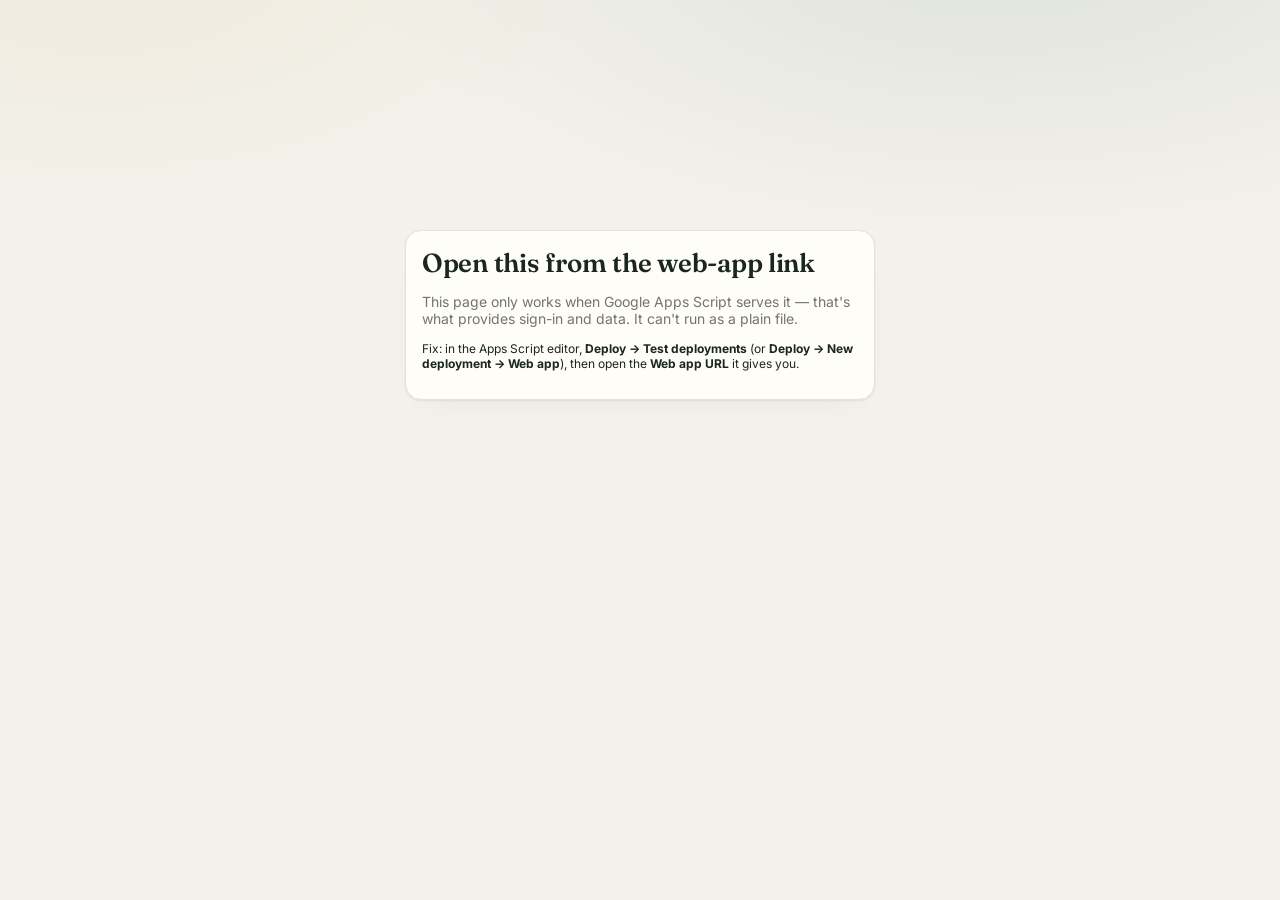
<file: apps-script-planner/Index.html>
<!DOCTYPE html>
<html>
<head>
<base target="_top">
<meta charset="utf-8">
<link rel="preconnect" href="https://fonts.gstatic.com" crossorigin>
<link href="https://fonts.googleapis.com/css2?family=Fraunces:wght@500;600&family=Inter:wght@400;500;600&display=swap" rel="stylesheet">
<style>
  :root{
    --bg:#f3f1ea; --card:#fffdf8; --line:#e7e2d6; --ink:#1b2620; --muted:#727568;
    --subtle:#f6f4ec; --hover:#f2f0e7;
    --pri:#1f4d39; --pri2:#2c6b4f; --pri-ink:#fbfdf9; --ok:#2f855a; --warn:#b9822c; --bad:#bf4a30;
    --chip:#e5eee6; --chip-ink:#1f4d39; --gold:#c69749; --shadow:rgba(26,34,28,.07);
  }
  :root.dark{
    --bg:#22262a; --card:#2b3035; --line:#3b4147; --ink:#e9ebe9; --muted:#9ba1a1;
    --subtle:#2f353a; --hover:#343b41;
    --pri:#4a9c74; --pri2:#57ad84; --pri-ink:#0e130c; --ok:#57b98c; --warn:#d6a24a; --bad:#e06a4f;
    --chip:#2c3a32; --chip-ink:#aee5c6; --gold:#d8b56a; --shadow:rgba(0,0,0,.4);
  }
  *{box-sizing:border-box}
  body{margin:0;font-family:'Inter',-apple-system,BlinkMacSystemFont,'Segoe UI',Roboto,Helvetica,Arial,sans-serif;background:var(--bg);color:var(--ink);font-size:14px;-webkit-font-smoothing:antialiased;transition:background .2s,color .2s}
  a{color:var(--pri);text-decoration:none;cursor:pointer;font-weight:500}
  a:hover{opacity:.8}
  button{font:inherit;cursor:pointer;border:1px solid var(--line);background:var(--card);border-radius:9px;padding:8px 13px;color:var(--ink);font-weight:500;transition:.15s}
  button:hover{background:var(--subtle);border-color:var(--muted)}
  button.primary{background:linear-gradient(135deg,var(--pri2),var(--pri));color:var(--pri-ink);border:none;box-shadow:0 2px 8px rgba(31,77,57,.25)}
  button.primary:hover{filter:brightness(1.08)}
  button.danger{color:var(--bad);border-color:var(--bad)}
  button.sm{padding:5px 10px;font-size:13px;border-radius:7px}
  input,select,textarea{font:inherit;width:100%;padding:9px 10px;border:1px solid var(--line);border-radius:9px;background:var(--card);color:var(--ink);transition:.15s}
  input:focus,select:focus,textarea:focus{outline:none;border-color:var(--pri);box-shadow:0 0 0 3px var(--chip)}
  label{display:block;font-size:12px;color:var(--muted);margin:10px 0 4px;font-weight:500}
  .topbar{display:flex;align-items:center;gap:12px;padding:13px 22px;background:var(--card);border-bottom:1px solid var(--line);position:sticky;top:0;z-index:5}
  .brand{font-family:'Fraunces',Georgia,serif;font-weight:600;font-size:19px;display:flex;align-items:center;gap:10px;letter-spacing:-.01em}
  .brand .dot{width:32px;height:32px;border-radius:10px;background:linear-gradient(135deg,var(--pri2),var(--pri));color:var(--pri-ink);display:flex;align-items:center;justify-content:center;font-size:15px;box-shadow:0 2px 8px rgba(31,77,57,.3)}
  .spacer{flex:1}
  .me{text-align:right;line-height:1.25}
  .me .nm{font-weight:600;font-size:13px}
  .navbadge{display:inline-block;min-width:18px;padding:0 5px;height:18px;line-height:18px;text-align:center;font-size:11px;border-radius:999px;background:var(--pri);color:var(--pri-ink);margin-left:5px;vertical-align:middle;font-weight:700}
  .menu{position:fixed;z-index:60;background:var(--card);border:1px solid var(--line);border-radius:12px;box-shadow:0 12px 40px rgba(0,0,0,.22);min-width:180px;padding:5px}
  .menu-item{padding:10px 14px;cursor:pointer;border-radius:8px;font-size:14px;display:flex;gap:9px;align-items:center}
  .menu-item:hover{background:var(--subtle)}
  /* layout: left sidebar (desktop) + main; bottom tab bar on mobile */
  .shell{display:flex;align-items:flex-start}
  .sidebar{position:sticky;top:59px;height:calc(100vh - 59px);flex:0 0 208px;width:208px;background:var(--card);border-right:1px solid var(--line);padding:12px 10px;overflow-y:auto}
  .sidebar button{display:flex;align-items:center;gap:11px;width:100%;text-align:left;border:none;background:transparent;border-radius:10px;color:var(--muted);font:inherit;font-weight:500;padding:10px 12px;cursor:pointer;margin-bottom:2px}
  .sidebar button:hover{background:var(--subtle);color:var(--ink)}
  .sidebar button.active{background:var(--chip);color:var(--chip-ink);font-weight:600}
  .sidebar .ic{font-size:16px;width:20px;text-align:center;flex:0 0 auto}
  .bottomnav{display:none}
  .wrap{flex:1;min-width:0;max-width:1120px;margin:0 auto;padding:24px 30px}
  @media(max-width:900px){
    .sidebar{display:none}
    .wrap{padding:18px 16px 84px}
    .bottomnav{display:flex;position:fixed;left:0;right:0;bottom:0;z-index:30;background:var(--card);border-top:1px solid var(--line);padding:5px 4px;box-shadow:0 -2px 10px var(--shadow)}
    .bottomnav button{flex:1;display:flex;flex-direction:column;align-items:center;gap:2px;border:none;background:transparent;color:var(--muted);font:inherit;font-size:11px;padding:5px 2px;cursor:pointer}
    .bottomnav button.active{color:var(--pri)}
    .bottomnav .ic{font-size:19px;position:relative;line-height:1}
    .tabbadge{position:absolute;top:-5px;left:11px;min-width:15px;height:15px;line-height:15px;padding:0 3px;font-size:9px;font-weight:700;border-radius:999px;background:var(--pri);color:var(--pri-ink)}
    #doro{bottom:74px;right:14px}
    .doro-panel{bottom:118px}
    /* phones: a wide table must scroll inside itself, never widen the page (that zooms
       the whole layout out and pushes the bottom bar and Sign out off-screen) */
    .wrap table{display:block;overflow-x:auto;-webkit-overflow-scrolling:touch}
    .topbar{padding:10px 14px;gap:8px}
    .topbar button{white-space:nowrap;margin:0!important}
    .brand{font-size:17px;white-space:nowrap;gap:8px}
    .brand .dot{width:28px;height:28px}
    .me{display:none}
    .wrap h2{font-size:24px}
  }
  body{overflow-x:clip}
  .row{display:flex;align-items:center;justify-content:space-between;gap:12px;margin-bottom:18px;flex-wrap:wrap}
  h2{font-family:'Fraunces',Georgia,serif;font-size:26px;margin:0;letter-spacing:-.01em;font-weight:600}
  h3{font-family:'Fraunces',Georgia,serif;font-size:17px;margin:0 0 8px;font-weight:600}
  .grid{display:grid;gap:13px}
  .cards{grid-template-columns:repeat(auto-fill,minmax(258px,1fr))}
  .card{background:var(--card);border:1px solid var(--line);border-radius:14px;padding:16px;box-shadow:0 1px 3px var(--shadow)}
  .card.click{cursor:pointer;transition:.14s}
  .card.click:hover{border-color:var(--pri2);box-shadow:0 8px 22px var(--shadow);transform:translateY(-2px)}
  .chip{display:inline-block;font-size:11px;padding:3px 10px;border-radius:999px;background:var(--chip);color:var(--chip-ink);font-weight:600}
  .muted{color:var(--muted)}
  .small{font-size:12px}
  table{width:100%;border-collapse:separate;border-spacing:0;background:var(--card);border:1px solid var(--line);border-radius:14px;overflow:hidden;box-shadow:0 1px 3px var(--shadow)}
  th,td{text-align:left;padding:13px 16px;border-bottom:1px solid var(--line);vertical-align:top}
  td{font-size:14px;line-height:1.55;color:var(--ink)}
  td.small,td .small{font-size:12.5px}
  th{background:var(--subtle);font-size:11px;text-transform:uppercase;letter-spacing:.05em;color:var(--muted);font-weight:600;vertical-align:middle;white-space:nowrap}
  td.nowrap,th.nowrap{white-space:nowrap}
  tbody tr{transition:background .12s}
  tbody tr:hover{background:var(--hover)}
  tr:last-child td{border-bottom:none}
  .bar{height:8px;background:var(--subtle);border-radius:999px;overflow:hidden}
  .bar>i{display:block;height:100%;background:linear-gradient(90deg,var(--pri2),var(--pri));border-radius:999px;transition:width .3s}
  .pill{font-size:11px;padding:3px 9px;border-radius:999px;font-weight:600;white-space:nowrap;display:inline-block}
  .p-Pending{background:#f4e7c6;color:#8a6412}
  .p-InProgress{background:#d3e4f0;color:#1e466b}
  .p-Completed{background:#cfe8d8;color:#1f5a3c}
  .p-over{background:#f3d6cd;color:#8f2f1a}
  .cd-over{color:var(--bad);font-weight:600}
  .cd-soon{color:var(--warn);font-weight:600}
  .cd-done{color:var(--ok);font-weight:600}
  .empty{text-align:center;color:var(--muted);padding:40px;background:var(--card);border:1px dashed var(--line);border-radius:14px}
  .backdrop{position:fixed;inset:0;background:rgba(10,14,10,.55);backdrop-filter:blur(2px);display:flex;align-items:flex-start;justify-content:center;padding:44px 16px;z-index:20;overflow:auto}
  .modal{background:var(--card);border:1px solid var(--line);border-radius:16px;width:100%;max-width:480px;padding:22px;box-shadow:0 24px 60px rgba(0,0,0,.3)}
  .modal h3{font-size:18px}
  .modal .actions{display:flex;justify-content:flex-end;gap:8px;margin-top:18px}
  .toast{position:fixed;bottom:20px;left:50%;transform:translateX(-50%);background:var(--ink);color:var(--bg);padding:11px 18px;border-radius:11px;z-index:40;font-size:13px;box-shadow:0 8px 24px rgba(0,0,0,.3)}
  .center{min-height:70vh;display:flex;align-items:center;justify-content:center;text-align:center;padding:20px}
  .kpis{display:grid;grid-template-columns:repeat(auto-fit,minmax(122px,1fr));gap:12px;margin-bottom:18px}
  .kpi{background:var(--card);border:1px solid var(--line);border-radius:14px;padding:15px;box-shadow:0 1px 3px var(--shadow)}
  .kpi b{font-family:'Fraunces',Georgia,serif;font-size:26px;display:block}
  .flex{display:flex;gap:8px;align-items:center;flex-wrap:wrap}
  .flex.toolbar #evSearch{flex:1 1 120px;min-width:0;max-width:none}
  .flex.toolbar label{white-space:nowrap}
  @media(min-width:700px){.flex.toolbar{flex-wrap:nowrap}}
  .attrow{display:flex;align-items:center;justify-content:space-between;gap:10px;padding:12px 14px;border:1px solid var(--line);border-radius:11px;margin-bottom:8px;cursor:pointer;user-select:none;font-weight:500;transition:.12s}
  .attrow:hover{border-color:var(--muted)}
  .attrow.on{background:var(--chip);border-color:var(--pri2);color:var(--chip-ink)}
  .tgl{display:inline-block;vertical-align:middle;width:44px;height:26px;border-radius:999px;background:var(--line);position:relative;flex:0 0 auto;transition:.15s}
  .tgl:after{content:'';position:absolute;top:3px;left:3px;width:20px;height:20px;border-radius:50%;background:#fff;transition:.15s;box-shadow:0 1px 3px rgba(0,0,0,.3)}
  .attrow.on .tgl{background:var(--pri)}
  .attrow.on .tgl:after{left:21px}
  .tgl.on{background:var(--pri)}
  .tgl.on:after{left:21px}
  .seg{display:inline-flex;border:1px solid var(--line);border-radius:9px;overflow:hidden}
  .seg button{border:none;border-radius:0;background:var(--card);color:var(--muted);padding:6px 13px;font-size:13px}
  .seg button.on{background:var(--chip);color:var(--chip-ink);font-weight:600}
  /* Ask Dorothy */
  #doro{position:fixed;right:20px;bottom:20px;z-index:50}
  .doro-btn{background:var(--pri);color:var(--pri-ink);border:none;border-radius:22px;padding:11px 18px;font-weight:600;box-shadow:0 4px 16px rgba(0,0,0,.22)}
  .doro-btn:hover{background:var(--pri2);border:none}
  .doro-panel{position:absolute;right:0;bottom:54px;width:370px;max-width:calc(100vw - 40px);height:520px;max-height:calc(100vh - 120px);display:flex;flex-direction:column;background:var(--card);border:1px solid var(--line);border-radius:16px;box-shadow:0 12px 40px rgba(0,0,0,.28);overflow:hidden}
  .doro-head{display:flex;align-items:center;justify-content:space-between;gap:8px;padding:13px 15px;background:var(--pri);color:var(--pri-ink)}
  .doro-head b{font-family:'Fraunces',Georgia,serif;font-size:16px}
  .doro-sub{font-size:11px;opacity:.85}
  .doro-x{background:transparent;border:none;color:var(--pri-ink);padding:2px 6px}
  .doro-x:hover{background:rgba(255,255,255,.15);border:none}
  .doro-body{flex:1;overflow-y:auto;padding:14px;display:flex;flex-direction:column;gap:10px}
  .doro-msg{padding:9px 12px;border-radius:12px;font-size:14px;line-height:1.45;max-width:88%;white-space:normal;word-wrap:break-word}
  .doro-msg.user{align-self:flex-end;background:var(--pri);color:var(--pri-ink);border-bottom-right-radius:4px}
  .doro-msg.dory{align-self:flex-start;background:var(--subtle);color:var(--ink);border-bottom-left-radius:4px}
  .doro-typing{opacity:.7;font-style:italic}
  .doro-hint{color:var(--muted);font-size:13px}
  .doro-sugg{display:flex;flex-direction:column;gap:7px;margin-top:12px}
  .doro-chip{text-align:left;background:var(--subtle);border:1px solid var(--line);border-radius:10px;padding:9px 11px;font-size:13px;color:var(--ink)}
  .doro-chip:hover{border-color:var(--pri)}
  .doro-input{display:flex;gap:7px;padding:10px;border-top:1px solid var(--line)}
  .doro-input textarea{resize:none;border-radius:10px;max-height:90px}
  .doro-send{background:var(--pri);color:var(--pri-ink);border:none;border-radius:10px;padding:0 14px;font-size:15px}
  .doro-send:hover{background:var(--pri2);border:none}
  .doro-send:disabled{opacity:.5}
  .doro-action{align-self:flex-start;max-width:88%;background:var(--subtle);border:1px dashed var(--pri);border-radius:12px;padding:10px 12px;margin-top:-4px}
  .doro-action.done{border-style:solid;border-color:var(--ok);color:var(--ok)}
  .doro-action .doro-do{margin-top:8px;background:var(--pri);color:var(--pri-ink);border:none;border-radius:9px;padding:6px 12px;font-size:13px;font-weight:600}
  .doro-action .doro-do:hover{background:var(--pri2)}
  .doro-foot{padding:7px 12px;font-size:10.5px;color:var(--muted);border-top:1px solid var(--line);text-align:center}

  /* ---- glossy finish ---- */
  body{background:var(--bg);background-image:radial-gradient(1100px 520px at 78% -8%,rgba(44,107,79,.10),transparent 60%),radial-gradient(900px 480px at 8% -6%,rgba(198,151,73,.08),transparent 55%);background-attachment:fixed}
  .card,.kpi{border-radius:16px;box-shadow:0 1px 2px var(--shadow),0 14px 30px -20px var(--shadow),inset 0 1px 0 rgba(255,255,255,.55);transition:transform .16s ease,box-shadow .16s ease}
  :root.dark .card,:root.dark .kpi{box-shadow:0 1px 2px var(--shadow),0 14px 30px -20px var(--shadow),inset 0 1px 0 rgba(255,255,255,.06)}
  .card.click{cursor:pointer}
  .card.click:hover{transform:translateY(-2px);box-shadow:0 1px 2px var(--shadow),0 22px 40px -22px var(--shadow)}
  button.primary,.doro-btn,.doro-do{box-shadow:0 3px 10px rgba(31,77,57,.28),inset 0 1px 0 rgba(255,255,255,.20)}
  button.primary:hover{filter:brightness(1.06)}
  .topbar{box-shadow:0 1px 0 var(--line),0 8px 22px -18px var(--shadow);background:linear-gradient(180deg,var(--card),color-mix(in srgb,var(--card) 92%,var(--bg)))}
  .sidebar button.active{background:linear-gradient(135deg,var(--chip),color-mix(in srgb,var(--chip) 60%,var(--card)));box-shadow:inset 0 0 0 1px var(--line),0 6px 16px -12px var(--shadow)}
  .bottomnav{box-shadow:0 -3px 16px -10px var(--shadow)}
  table{border-radius:16px;box-shadow:0 1px 2px var(--shadow),0 14px 30px -22px var(--shadow)}
  .navbadge,.tabbadge{box-shadow:0 1px 3px rgba(0,0,0,.22)}
  input:focus,select:focus,textarea:focus{border-color:var(--pri2);box-shadow:0 0 0 3px rgba(44,107,79,.14)}
  .chip{box-shadow:inset 0 0 0 1px rgba(0,0,0,.03)}
  .modal{box-shadow:0 30px 70px rgba(0,0,0,.34),inset 0 1px 0 rgba(255,255,255,.4)}
  @media(max-width:900px){ #doro{bottom:76px;right:14px} }
  /* motion: content, modals, menus and toasts ease in instead of popping */
  @keyframes viewIn{from{opacity:0;transform:translateY(6px)}to{opacity:1;transform:none}}
  @keyframes fadeIn{from{opacity:0}to{opacity:1}}
  @keyframes popIn{from{opacity:0;transform:translateY(8px) scale(.98)}to{opacity:1;transform:none}}
  .wrap{animation:viewIn .22s ease-out}
  .backdrop{animation:fadeIn .16s ease-out}
  .modal{animation:popIn .2s cubic-bezier(.2,.8,.3,1)}
  .menu{animation:popIn .14s ease-out}
  .toast{animation:fadeIn .18s ease-out}
  button:active{transform:scale(.97)}
  .sidebar button,.bottomnav button{transition:background .15s,color .15s}
  .tl-month{font-family:'Fraunces',serif;font-size:17px;font-weight:600;margin:20px 0 8px;scroll-margin-top:12px}
  .tl-group{background:var(--card);border:1px solid var(--line);border-radius:16px;overflow:hidden}
  .tl-row{display:flex;align-items:center;gap:14px;padding:12px 16px;border-top:1px solid var(--line);cursor:pointer;transition:background .12s}
  .tl-row:first-child{border-top:none}
  .tl-row:hover{background:var(--hover)}
  .tl-row.past{opacity:.55}
  .tl-date{width:42px;flex:0 0 42px;text-align:center;line-height:1.15}
  .tl-date b{display:block;font-family:'Fraunces',serif;font-size:21px;color:var(--pri)}
  .tl-date span{font-size:11px;color:var(--muted);text-transform:uppercase;letter-spacing:.04em}
  .tl-main{flex:1;min-width:0}
  .tl-name{font-weight:600;overflow:hidden;text-overflow:ellipsis}
  .ev-prog{display:flex;align-items:center;gap:8px;width:150px;flex:0 0 150px}
  .ev-prog .bar{flex:1;margin:0}
  .tl-month.sub{font-size:14px;color:var(--muted);margin-top:14px}
  .tl-badge{min-width:92px;flex:0 0 auto;text-align:right}
  @media(max-width:700px){.tl-row{flex-wrap:wrap;gap:6px 12px}.tl-main{flex-basis:calc(100% - 60px)}.ev-prog{margin-left:54px;flex:1 1 auto;width:auto}.tl-badge{width:auto;flex:0 0 auto}}
  ::view-transition-old(root),::view-transition-new(root){animation-duration:.18s}
  @media(prefers-reduced-motion:reduce){*,::view-transition-group(*){animation:none!important;transition:none!important}}
  @media(max-width:900px){ /* phone spacing; after the base rules so it wins */
    .qtiles{grid-template-columns:repeat(auto-fit,minmax(96px,1fr))!important;gap:8px!important;margin:4px 0 12px!important}
    .qtiles .card{padding:10px 6px!important;font-size:13px}
    .kpis{grid-template-columns:repeat(4,minmax(0,1fr));gap:8px;margin-bottom:14px}
    .kpi{padding:10px 8px}
    .kpi b{font-size:20px}
    .kpi span{font-size:11px;line-height:1.2;display:block}
    .wrap th,.wrap td{white-space:nowrap}
    .wrap td:first-child{white-space:normal;min-width:170px}
    /* task tables: each task becomes a stacked row (title on top, details wrap below) */
    .wrap table.ttable{display:block;overflow:visible}
    .ttable thead{display:none}
    .ttable tbody{display:block}
    .ttable tr{display:flex;flex-wrap:wrap;align-items:center;gap:6px 14px;padding:12px 14px;border-top:1px solid var(--line)}
    .ttable tr:first-child{border-top:none}
    .ttable td{display:block;padding:0;border:0;white-space:normal!important;min-width:0!important;font-size:13px}
    .ttable td:first-child{flex-basis:100%;font-size:14px;font-weight:600}
    .ttable td select{width:auto;padding:4px 8px}
  }
</style>
</head>
<body>
<div id="root"><div class="center">Loading…</div></div>

<script>
/* Personal invite token injected by the server from the ?k=… link. */
var SERVER_TOKEN='<?= inviteToken ?>';
var TOKEN='';

/* ------------ tiny helpers ------------ */
/* Every server call carries the caller's token as its first argument; the
   backend resolves it (or falls back to @acfi.cc domain identity). */
var API_URL=''; // set by ci/build-pages.mjs for the GitHub Pages copy; empty = served by Apps Script
function api(fn){var a=[TOKEN].concat([].slice.call(arguments,1));
  if(!API_URL)return new Promise(function(res,rej){google.script.run.withSuccessHandler(res).withFailureHandler(rej)[fn].apply(google.script.run,a);});
  // text/plain avoids a CORS preflight, which Apps Script can't answer
  return fetch(API_URL,{method:'POST',headers:{'Content-Type':'text/plain;charset=utf-8'},body:JSON.stringify({fn:fn,args:a})})
    .then(function(r){return r.json();}).then(function(j){if(j.error)throw new Error(j.error);return j.result;});
}
function copyText(t){if(navigator.clipboard&&navigator.clipboard.writeText){navigator.clipboard.writeText(t).then(function(){toast('Link copied');},function(){window.prompt('Copy this invite link:',t);});}else{window.prompt('Copy this invite link:',t);}}
function currentTheme(){try{return localStorage.getItem('cmp_theme')||'light';}catch(e){return 'light';}}
function applyTheme(t){document.documentElement.classList.toggle('dark',t==='dark');try{localStorage.setItem('cmp_theme',t);}catch(e){}}
function toggleTheme(){var t=currentTheme()==='dark'?'light':'dark';applyTheme(t);var b=$('#theme');if(b)b.textContent=t==='dark'?'☀':'🌙';}
function esc(s){return String(s==null?'':s).replace(/[&<>"']/g,function(c){return{'&':'&amp;','<':'&lt;','>':'&gt;','"':'&quot;',"'":'&#39;'}[c];});}
function $(sel,root){return (root||document).querySelector(sel);}
function today(){var d=new Date();return new Date(d.getFullYear(),d.getMonth(),d.getDate());}
function parseD(s){if(!s)return null;var m=String(s).match(/^(\d{4})-(\d{2})-(\d{2})/);if(m)return new Date(+m[1],+m[2]-1,+m[3]);var d=new Date(s);return isNaN(d.getTime())?null:new Date(d.getFullYear(),d.getMonth(),d.getDate());}
function toast(msg){var t=document.createElement('div');t.className='toast';t.textContent=msg;document.body.appendChild(t);setTimeout(function(){t.remove();},2200);}
function statusClass(s){return 'p-'+String(s||'Pending').replace(/\s/g,'');}
function countdown(due){var d=parseD(due);if(!d)return{txt:'—',cls:''};var ms=d-today();var days=Math.round(ms/86400000);
  if(days<0)return{txt:'overdue '+(-days)+'d',cls:'cd-over'};
  if(days===0)return{txt:'today',cls:'cd-soon'};
  if(days<=14)return{txt:'in '+days+'d',cls:'cd-soon'};
  var wk=Math.round(days/7);return{txt:'in '+wk+' wk',cls:''};}
function money(n){n=Number(n)||0;return '$'+n.toLocaleString(undefined,{maximumFractionDigits:0});}

var S=null, VIEW='dashboard', EPIC=null;

/* ------------ boot ------------ */
function boot(){
  applyTheme(currentTheme());
  if(API_URL){ // GitHub Pages: read the ?k=… invite token ourselves, then drop it from the address bar
    SERVER_TOKEN=new URLSearchParams(location.search).get('k')||'';
    if(SERVER_TOKEN)try{history.replaceState(null,'',location.pathname);}catch(e){}
  }else if(typeof google==='undefined'||!google.script||!google.script.run){
    $('#root').innerHTML='<div class="center"><div class="card" style="max-width:470px;text-align:left">'
      +'<h2>Open this from the web-app link</h2>'
      +'<p class="muted">This page only works when Google Apps Script serves it — that\'s what provides sign-in and data. It can\'t run as a plain file.</p>'
      +'<p class="small">Fix: in the Apps Script editor, <b>Deploy → Test deployments</b> (or <b>Deploy → New deployment → Web app</b>), then open the <b>Web app URL</b> it gives you.</p>'
      +'</div></div>';
    return;
  }
  // Prefer a fresh invite token from the link; otherwise reuse a stored one.
  if(SERVER_TOKEN){TOKEN=SERVER_TOKEN;try{localStorage.setItem('cmp_token',SERVER_TOKEN);}catch(e){}}
  else{try{TOKEN=localStorage.getItem('cmp_token')||'';}catch(e){TOKEN='';}}
  api('getBootstrap').then(function(d){S=d;if(!d.access){renderNoAccess();return;}render();}).catch(fatal);
}
function fatal(e){var m=(e&&e.message)||String(e);$('#root').innerHTML='<div class="center"><div><h2>Something went wrong</h2><p class="muted">'+esc(m)+'</p></div></div>';}

/* ------------ google sign-in (personal Gmail) ------------ */
function startSignIn(){
  var nonce='s'+Math.random().toString(36).slice(2)+Date.now().toString(36);
  var w=window.open('','cmsignin','width=480,height=640'); // open on the click so it isn't blocked
  api('getAuthUrl',nonce).then(function(url){
    if(w){w.location.href=url;}else{w=window.open(url,'cmsignin','width=480,height=640');}
    pollSign(nonce,w);
  }).catch(function(e){try{w&&w.close();}catch(_){}apiErr(e);});
}
function pollSign(nonce,w){
  var n=0,iv=setInterval(function(){
    n++;
    api('pollSignIn',nonce).then(function(sess){
      if(sess){clearInterval(iv);try{w&&w.close();}catch(e){}TOKEN=sess;try{localStorage.setItem('cmp_token',sess);}catch(e){}rebootstrap();}
      else if(n>150){clearInterval(iv);} // ~5 min
    });
  },2000);
}
function rebootstrap(){$('#root').innerHTML='<div class="center">Loading…</div>';api('getBootstrap').then(function(d){S=d;if(!d.access){renderNoAccess();return;}render();}).catch(fatal);}
function signOut(){api('signOut').then(finishSignOut,finishSignOut);}
function finishSignOut(){TOKEN='';try{localStorage.removeItem('cmp_token');}catch(e){}S={access:false,email:''};renderNoAccess();}
function renderNoAccess(){
  var email=S.email||'';
  var msg = email
    ? 'You\'re signed in as <b>'+esc(email)+'</b>, but you\'re not on the planner yet.'
    : 'Sign in with the Google account your admin added for you.';
  $('#root').innerHTML='<div class="center"><div class="card" style="max-width:420px">'
    +'<h2>Access needed</h2>'
    +'<p class="muted">'+msg+'</p>'
    +'<button class="primary" id="siBtn" style="margin-top:6px">Sign in with Google</button>'
    +'<p class="small muted" style="margin-top:12px">Not a member yet? Ask an admin (Dinesh or Dorothy) to add you.</p>'
    +'</div></div>';
  var b=$('#siBtn'); if(b)b.onclick=startSignIn;
}

/* ------------ shell ------------ */
function openTaskCount(){
  var t=(S.me.role==='admin'||S.me.role==='co_leader')?(S.tasks||[]):myTasks();
  return t.filter(function(x){return x.status!=='Completed'&&(S.me.role==='admin'||S.me.role==='co_leader'?true:String(x.owner)===String(S.me.name));}).length;
}
function navBadge(n){return n>0?' <span class="navbadge">'+n+'</span>':'';}
function svgI(inner){return '<svg width="20" height="20" viewBox="0 0 24 24" fill="none" stroke="currentColor" stroke-width="1.9" stroke-linecap="round" stroke-linejoin="round" style="vertical-align:middle">'+inner+'</svg>';}
var NAV_ICON={
  dashboard:svgI('<path d="M3 12l9-8 9 8"/><path d="M5 10v10h14V10"/>'),
  weekly:svgI('<circle cx="12" cy="12" r="4"/><path d="M12 2v2M12 20v2M2 12h2M20 12h2M4.9 4.9l1.4 1.4M17.7 17.7l1.4 1.4M4.9 19.1l1.4-1.4M17.7 6.3l1.4-1.4"/>'),
  mytasks:svgI('<rect x="3" y="3" width="18" height="18" rx="3"/><path d="M8 12l3 3 5-6"/>'),
  epics:svgI('<rect x="3" y="4" width="18" height="18" rx="3"/><path d="M3 10h18M8 2v4M16 2v4"/>'),
  children:svgI('<circle cx="12" cy="12" r="9"/><path d="M8.5 14.5s1.4 2 3.5 2 3.5-2 3.5-2"/><path d="M9 9.5h.01M15 9.5h.01"/>'),
  finances:svgI('<path d="M12 1v22"/><path d="M17 5H9.5a3.5 3.5 0 0 0 0 7h5a3.5 3.5 0 0 1 0 7H6"/>'),
  members:svgI('<path d="M17 21v-2a4 4 0 0 0-4-4H7a4 4 0 0 0-4 4v2"/><circle cx="9" cy="7" r="4"/><path d="M23 21v-2a4 4 0 0 0-3-3.87"/><path d="M16 3.13a4 4 0 0 1 0 7.75"/>'),
  more:'<svg width="20" height="20" viewBox="0 0 24 24" fill="currentColor" style="vertical-align:middle"><circle cx="5" cy="12" r="1.7"/><circle cx="12" cy="12" r="1.7"/><circle cx="19" cy="12" r="1.7"/></svg>',
};
function navItems(){
  var role=S.me.role,it=[];
  function add(k,l){it.push({key:k,label:l,icon:NAV_ICON[k]||'•',badge:0});}
  add('dashboard','Dashboard');
  if(S.meta.canViewChildren)add('weekly','This Sunday');
  var tc=openTaskCount();
  if(role==='admin'||role==='co_leader')it.push({key:'mytasks',label:'Tasks',icon:NAV_ICON.mytasks,badge:tc});
  else if(role==='treasurer'||role==='board_rep'||role==='chairman')it.push({key:'mytasks',label:'My tasks',icon:NAV_ICON.mytasks,badge:tc});
  add('epics','Events');
  if(S.meta.canViewRoster)add('children','Children');
  if(S.meta.canViewFinances&&role!=='treasurer')add('finances','Finances');
  if(S.meta.canViewMembers)add('members','Members');
  return it;
}
function openMoreMenu(btn){
  if(document.getElementById('moreMenu')){document.getElementById('moreMenu').remove();return;}
  var items=navItems().slice(4);
  var m=document.createElement('div');m.id='moreMenu';m.className='menu';
  m.innerHTML=items.map(function(it){return '<div class="menu-item" data-v="'+it.key+'"><span>'+it.icon+'</span> '+esc(it.label)+navBadge(it.badge)+'</div>';}).join('');
  document.body.appendChild(m);
  var r=btn.getBoundingClientRect();m.style.bottom=(window.innerHeight-r.top+6)+'px';m.style.right='10px';
  Array.prototype.forEach.call(m.querySelectorAll('[data-v]'),function(el){el.onclick=function(){m.remove();go(el.getAttribute('data-v'));};});
  setTimeout(function(){document.addEventListener('click',function h(e){var mm=document.getElementById('moreMenu');if(mm&&!mm.contains(e.target)&&e.target.id!=='moreTab'){mm.remove();document.removeEventListener('click',h);}});},0);
}
// Nav click: swap only the content area (top bar + sidebar stay put), cross-faded
// with the View Transitions API where supported, else the CSS fade-in on #view.
function go(view){
  VIEW=view;EPIC=null;
  var more=navItems().slice(4).some(function(x){return x.key===VIEW;});
  Array.prototype.forEach.call(document.querySelectorAll('.sidebar [data-v],.bottomnav [data-v]'),function(b){b.classList.toggle('active',b.getAttribute('data-v')===VIEW);});
  var mt=$('#moreTab');if(mt)mt.classList.toggle('active',more);
  window.scrollTo(0,0);
  if(document.startViewTransition){document.startViewTransition(renderView);return;}
  var v=$('#view');v.style.animation='none';void v.offsetWidth;v.style.animation='';renderView();
}
function render(){
  var me=S.me;
  var items=navItems();
  var primary=items.slice(0,4),more=items.slice(4);
  function sideBtn(it){return '<button data-v="'+it.key+'" class="'+(VIEW===it.key?'active':'')+'"><span class="ic">'+it.icon+'</span><span class="lbl">'+esc(it.label)+navBadge(it.badge)+'</span></button>';}
  function tabBtn(it){return '<button data-v="'+it.key+'" class="'+(VIEW===it.key?'active':'')+'"><span class="ic">'+it.icon+(it.badge>0?'<span class="tabbadge">'+(it.badge>99?'99+':it.badge)+'</span>':'')+'</span><span>'+esc(it.label)+'</span></button>';}
  var sidebar='<nav class="sidebar">'+items.map(sideBtn).join('')+'</nav>';
  var bottom='<nav class="bottomnav">'+primary.map(tabBtn).join('')+(more.length?'<button id="moreTab" class="'+(more.some(function(x){return x.key===VIEW;})?'active':'')+'"><span class="ic">'+NAV_ICON.more+'</span><span>More</span></button>':'')+'</nav>';
  $('#root').innerHTML=
    '<div class="topbar"><div class="brand"><span class="dot">✝</span> CM Planner</div><div class="spacer"></div>'
    +(S.meta.canManageEpics?'<button class="primary sm" id="globalNew" style="margin-right:10px">＋ New</button>':'')
    +'<button class="sm" id="theme" title="Toggle light / dark" style="margin-right:10px">'+(currentTheme()==='dark'?'☀':'🌙')+'</button>'
    +'<div class="me"><div class="nm">'+esc(me.name)+'</div><div class="chip">'+esc(roleLabel(me.role))+'</div></div>'
    +'<button class="sm" id="signout" style="margin-left:10px">Sign out</button></div>'
    +'<div class="shell">'+sidebar+'<div class="wrap" id="view"></div></div>'
    +bottom;
  var so=$('#signout'); if(so)so.onclick=signOut;
  var th=$('#theme'); if(th)th.onclick=toggleTheme;
  var gn=$('#globalNew'); if(gn)gn.onclick=function(e){e.stopPropagation();openNewMenu(gn);};
  var mt=$('#moreTab'); if(mt)mt.onclick=function(e){e.stopPropagation();openMoreMenu(mt);};
  Array.prototype.forEach.call(document.querySelectorAll('[data-v]'),function(b){b.onclick=function(){go(b.getAttribute('data-v'));};});
  renderView();
  mountDorothy();
}
function closeNewMenu(){var m=document.getElementById('newMenu');if(m)m.remove();document.removeEventListener('click',onDocNewMenu);}
function onDocNewMenu(e){var m=document.getElementById('newMenu');if(m&&!m.contains(e.target)&&(!e.target||e.target.id!=='globalNew'))closeNewMenu();}
function openNewMenu(btn){
  if(document.getElementById('newMenu')){closeNewMenu();return;}
  var plane=svgI('<path d="M22 2L11 13"/><path d="M22 2l-7 20-4-9-9-4 20-7z"/>');
  var opts=[[NAV_ICON.epics,'Event',function(){openEpicForm();}],['📌','Monthly activity',function(){openMonthlyActivityForm();}],[NAV_ICON.mytasks,'Task',function(){openTaskForm(null);}],[plane,'Time off',function(){openTimeOff();}]];
  var m=document.createElement('div');m.id='newMenu';m.className='menu';
  m.innerHTML=opts.map(function(o,i){return '<div class="menu-item" data-i="'+i+'"><span style="color:var(--pri);display:flex">'+o[0]+'</span> New '+esc(o[1].toLowerCase())+'</div>';}).join('');
  document.body.appendChild(m);
  var r=btn.getBoundingClientRect();m.style.top=(r.bottom+6)+'px';m.style.right=Math.max(8,(window.innerWidth-r.right))+'px';
  Array.prototype.forEach.call(m.querySelectorAll('.menu-item'),function(el){el.onclick=function(){var fn=opts[+el.getAttribute('data-i')][2];closeNewMenu();fn();};});
  setTimeout(function(){document.addEventListener('click',onDocNewMenu);},0);
}
function roleLabel(r){return{admin:'Administrator',co_leader:'Co-Leader',teacher:'Teacher',co_teacher:'Co-Teacher',treasurer:'Treasurer',board_rep:'Board Rep',chairman:'Chairman'}[r]||r;}

/* ------------ Ask Dorothy (admin-only assistant) ------------ */
var DORO={open:false,busy:false,msgs:[]};
function mountDorothy(){
  if(!S.me||S.me.role!=='admin'){var ex=document.getElementById('doro');if(ex)ex.remove();return;}
  if(document.getElementById('doro'))return;
  var el=document.createElement('div');el.id='doro';document.body.appendChild(el);
  renderDoro();
}
function renderDoro(){
  var el=document.getElementById('doro');if(!el)return;
  var html='<button id="doroBtn" class="doro-btn" title="Ask Dorothy">✨ Ask Dorothy</button>';
  if(DORO.open){
    var body;
    if(DORO.msgs.length){
      body=DORO.msgs.map(function(m,i){
        var t='<div class="doro-msg '+m.role+'">'+(m.role==='user'?esc(m.text):esc(m.text).replace(/\n/g,'<br>'))+'</div>';
        if(m.action&&!m._done){
          var a=m.action,detail='',btn='';
          if(a.type==='create_task'){
            detail='➕ <b>'+esc(a.title||'')+'</b>'+(a.owner?' · '+esc(a.owner):'')+(a.due?' · due '+esc(a.due):'')+(a.event?'<br><span class="muted">under '+esc(a.event)+'</span>':'');
            btn='Create task';
          } else if(a.type==='update_task'){
            var c=a.changes||{};var chg=Object.keys(c).filter(function(k){return c[k]!=='';}).map(function(k){return esc(k)+' → <b>'+esc(c[k])+'</b>';}).join(' · ');
            detail='✏️ '+(a.taskTitle?'<b>'+esc(a.taskTitle)+'</b><br>':'')+'<span class="muted">'+chg+'</span>';
            btn='Apply change';
          }
          else if(a.type==='draft_year'){
            detail='<details><summary>See all '+a.items.length+' events</summary><div style="max-height:220px;overflow:auto;margin-top:6px">'+a.items.map(function(x){return '<div style="padding:3px 0"><b>'+esc(x.event_date||monthName(x.month))+'</b> '+esc(x.name)+'<br><span class="muted">'+esc(x.rule)+'</span></div>';}).join('')+'</div></details>';
            btn='Create '+a.items.length+' events';
          } else if(a.type==='undo_year_draft'){
            detail='↩ Removes draft events nobody edited.';
            btn='Remove '+a.count+' events';
          }
          if(btn)t+='<div class="doro-action"><div class="small">'+detail+'</div><button class="doro-do" data-i="'+i+'">'+btn+'</button></div>';
        }
        if(m._done)t+='<div class="doro-action done small">✅ Done</div>';
        return t;
      }).join('');
    } else {
      var sugg=['What tasks are overdue?','What\'s coming up next month?','Who\'s unassigned right now?','How much offertory did we collect last year?'];
      body='<div class="doro-hint">Ask about events, tasks, owners, the calendar, offertory or lessons.<div class="doro-sugg">'
        +sugg.map(function(q){return '<button class="doro-chip" data-q="'+esc(q)+'">'+esc(q)+'</button>';}).join('')+'</div>'
        +'<div style="margin-top:12px">Or ask Dorothy to do something:</div><div class="doro-sugg">'
        +Object.keys(DORO_ACTIONS).map(function(k){return '<button class="doro-chip" data-run="'+k+'">'+esc(DORO_ACTIONS[k])+'</button>';}).join('')+'</div></div>';
    }
    if(DORO.busy)body+='<div class="doro-msg dory doro-typing">Dorothy is thinking…</div>';
    html+='<div class="doro-panel"><div class="doro-head"><div><b>✨ Ask Dorothy</b><div class="doro-sub">Children\'s Ministry assistant</div></div><div>'+(DORO.msgs.length?'<button id="doroNew" class="doro-x" title="Back to the list of things Dorothy can do">☰</button>':'')+'<button id="doroX" class="doro-x" title="Close">✕</button></div></div>'
      +'<div class="doro-body" id="doroBody">'+body+'</div>'
      +'<div class="doro-input"><textarea id="doroQ" rows="1" placeholder="Ask a question…"'+(DORO.busy?' disabled':'')+'></textarea><button id="doroSend" class="doro-send"'+(DORO.busy?' disabled':'')+'>➤</button></div>'
      +'<div class="doro-foot">🔒 No child personal information is shared with the assistant.</div></div>';
  }
  el.innerHTML=html;
  var btn=$('#doroBtn');if(btn)btn.onclick=function(){DORO.open=!DORO.open;renderDoro();};
  var x=$('#doroX');if(x)x.onclick=function(){DORO.open=false;renderDoro();};
  var nw=$('#doroNew');if(nw)nw.onclick=function(){DORO.msgs=[];renderDoro();};
  Array.prototype.forEach.call(el.querySelectorAll('[data-run]'),function(c){c.onclick=function(){doroRun(c.getAttribute('data-run'));};});
  var send=$('#doroSend');if(send)send.onclick=doroAsk;
  var q=$('#doroQ');if(q){q.focus();q.onkeydown=function(e){if(e.key==='Enter'&&!e.shiftKey){e.preventDefault();doroAsk();}};}
  Array.prototype.forEach.call(el.querySelectorAll('[data-q]'),function(c){c.onclick=function(){var qq=$('#doroQ');if(qq)qq.value=c.getAttribute('data-q');doroAsk();};});
  Array.prototype.forEach.call(el.querySelectorAll('.doro-do'),function(b){b.onclick=function(){doroDo(+b.getAttribute('data-i'));};});
  var bd=$('#doroBody');if(bd)bd.scrollTop=bd.scrollHeight;
}
function isAffirm(t){return /^(y|yes|yep|yeah|yup|sure|ok|okay|do it|go ahead|confirm|create( it)?|please( do)?|sounds good|yes please)\b/i.test(String(t||'').trim());}
function doroAsk(){
  var q=$('#doroQ');if(!q||DORO.busy)return;var text=String(q.value||'').trim();if(!text)return;
  // If Dorothy just proposed a task and the admin types "yes", treat it as the confirm click.
  var lastIdx=DORO.msgs.length-1,last=DORO.msgs[lastIdx];
  if(last&&last.role==='dory'&&last.action&&!last._done&&isAffirm(text)){DORO.msgs.push({role:'user',text:text});renderDoro();doroDo(lastIdx);return;}
  var hist=DORO.msgs.slice(-6).map(function(m){return {role:m.role,text:m.text};});
  DORO.msgs.push({role:'user',text:text});DORO.busy=true;renderDoro();
  api('askDorothy',text,hist).then(function(a){DORO.busy=false;var act=a&&a.action;if(act&&DORO_ACTIONS[act.type]){doroRun(act.type,true);return;}DORO.msgs.push({role:'dory',text:String((a&&a.answer)||'(no answer)'),action:act||null});renderDoro();})
    .catch(function(e){DORO.busy=false;DORO.msgs.push({role:'dory',text:'⚠ '+((e&&e.message)==='NOT_ALLOWED'?'Only admins can use Ask Dorothy right now.':((e&&e.message)||'Something went wrong'))});renderDoro();});
}
// Things Dorothy can do from her list. Each shows a preview; nothing changes until it is confirmed.
var DORO_ACTIONS={draft_year:'📅 Draft next year\'s calendar',past_tasks:'🕘 Create tasks from previous years',undo_year_draft:'↩ Undo calendar draft'};
function doroRun(type,typed){
  if(DORO.busy&&!typed)return;
  if(!typed)DORO.msgs.push({role:'user',text:DORO_ACTIONS[type]});
  DORO.busy=true;renderDoro();
  function say(text,action){DORO.busy=false;DORO.msgs.push({role:'dory',text:text,action:action||null});renderDoro();}
  function fail(e){say('⚠ '+((e&&e.message)||'Something went wrong'));}
  if(type==='draft_year')api('previewYearDraft').then(function(p){
    var dated=p.items.filter(function(i){return i.event_date;}).length;
    if(!p.items.length){say('Nothing to add to '+p.label+'. Every event from '+p.sources+' is already on it ('+p.skipped+').');return;}
    say('Draft for '+p.label+' from '+p.sources+':\n- '+dated+' events with a date (most are tentative)\n- '+(p.items.length-dated)+' pinned to a month, no date yet\n- '+p.skipped+' skipped, already on the calendar'
      +(p.emptyMonths.length?'\n- Empty months: '+p.emptyMonths.map(monthName).join(', '):'\n- Every month has at least one event'),{type:'draft_year',items:p.items});
  }).catch(fail);
  else if(type==='undo_year_draft')api('previewYearDraftUndo').then(function(p){
    if(!p.count){say('No untouched draft events to remove from '+p.label+'.'+(p.kept?' Events with tasks stay: '+p.kept+'.':''));return;}
    say('Remove '+p.count+' draft events from '+p.label+'?'+(p.kept?' Events with tasks stay: '+p.kept+'.':''),{type:'undo_year_draft',count:p.count});
  }).catch(fail);
  else api('getPastTasks','').then(function(p){
    if(!p.events.length){say('No tasks found. Draft next year\'s calendar first, or the past events had no tasks.');return;}
    var n=p.events.reduce(function(a,e){return a+e.tasks.length;},0);
    say('Found '+n+' tasks from previous years for '+p.events.length+' events. Review them in the window.');
    DORO.open=false;renderDoro();openPastTasksModal(p.events); // the modal sits under Dorothy's panel otherwise
  }).catch(fail);
}
// Accept / reject tasks copied from earlier years. Unticked tasks are simply not added.
function openPastTasksModal(events){
  var bd=document.createElement('div');bd.className='backdrop';var all=[];
  var html=events.map(function(ev){return '<div style="font-weight:600;margin:14px 0 2px">'+esc(ev.name)+' <span class="small muted" style="font-weight:400">'+esc(ev.when)+'</span></div>'
    +ev.tasks.map(function(t){all.push(t);return '<label style="display:flex;gap:10px;padding:7px 0;border-bottom:1px solid var(--line);cursor:pointer;font-weight:400"><input type="checkbox" data-pt="'+(all.length-1)+'" checked style="width:auto;margin-top:3px"><span>'+esc(t.title)+'<br><span class="small muted">From '+esc(t.from)+(t.owner?' · '+esc(t.owner):'')+(t.due_offset?' · due '+esc(t.due_offset):'')+'</span></span></label>';}).join('');}).join('');
  bd.innerHTML='<div class="modal" style="max-width:640px"><h3>🕘 Tasks from previous years</h3>'
    +'<p class="small muted">Untick to reject. Added tasks start as Pending, and you can delete them later like any task.</p>'
    +'<div class="flex" style="margin-bottom:6px"><a id="ptAll">Select all</a><a id="ptNone">Select none</a></div>'
    +'<div style="max-height:52vh;overflow:auto">'+html+'</div>'
    +'<div class="actions"><button id="ptCancel">Cancel</button><button class="primary" id="ptAdd">Accept selected</button></div></div>';
  document.body.appendChild(bd);
  function setAll(on){Array.prototype.forEach.call(bd.querySelectorAll('[data-pt]'),function(c){c.checked=on;});}
  $('#ptAll',bd).onclick=function(){setAll(true);};
  $('#ptNone',bd).onclick=function(){setAll(false);};
  bd.onclick=function(ev){if(ev.target===bd)bd.remove();};
  $('#ptCancel',bd).onclick=function(){bd.remove();};
  $('#ptAdd',bd).onclick=function(){
    var picked=[];Array.prototype.forEach.call(bd.querySelectorAll('[data-pt]:checked'),function(c){picked.push(all[+c.getAttribute('data-pt')]);});
    if(!picked.length){bd.remove();return;}
    var b=$('#ptAdd',bd);b.disabled=true;b.textContent='Adding…';
    reloadAfter(api('addPastTasks',picked).then(function(r){picked.n=r.added;}),'',function(){toast('Added '+picked.n+' task'+(picked.n===1?'':'s'));}).then(function(){bd.remove();}).catch(function(e){b.disabled=false;b.textContent='Accept selected';apiErr(e);});
  };
}
function pastTasksFor(epicId,btn){
  btn.disabled=true;
  api('getPastTasks',epicId).then(function(p){btn.disabled=false;if(p.events.length)openPastTasksModal(p.events);else toast('No new tasks found from previous years');}).catch(function(e){btn.disabled=false;apiErr(e);});
}
function doroDo(i){
  var m=DORO.msgs[i];if(!m||!m.action||m._done||DORO.busy)return;
  DORO.busy=true;renderDoro();
  api('dorothyAct',m.action).then(function(r){DORO.busy=false;m._done=true;DORO.msgs.push({role:'dory',text:'✅ '+((r&&r.message)||'Done.')});renderDoro();
    if(r&&r.ay)CALYEAR=r.ay;
    api('getBootstrap').then(function(d){if(d&&d.access){S=d;renderView();}}).catch(function(){});})
    .catch(function(e){DORO.busy=false;DORO.msgs.push({role:'dory',text:'⚠ '+((e&&e.message)||'Could not create the task')});renderDoro();});
}
function renderView(){
  if(EPIC)return renderEpicDetail();
  if(VIEW==='dashboard')return renderDashboard();
  if(VIEW==='mytasks')return renderMyTasksView();
  if(VIEW==='epics')return renderEpics();
  if(VIEW==='calendar')return renderCalendar();
  if(VIEW==='finances')return renderFinances();
  if(VIEW==='members')return renderMembers();
  if(VIEW==='children')return renderChildren();
  if(VIEW==='weekly')return renderWeekly();
}

/* ------------ offertory rollup (leaders + treasurer) ------------ */
var OFY=null;
function renderOffertory(){
  var v=$('#view');
  v.innerHTML='<div class="row"><h2>Offertory</h2></div><div id="offBody"><div class="empty">Loading…</div></div>';
  api('getOffertory',OFY||'').then(renderOffertoryTable).catch(function(e){var b=$('#offBody');if(b)b.innerHTML='<div class="empty">'+esc((e&&e.message)||'Could not load')+'</div>';});
}
function renderOffertoryTable(d){
  OFY=d.year;var classes=d.classes||[];
  var yearSel=(d.years&&d.years.length)?'<select id="offYear" style="width:auto">'+d.years.map(function(y){return '<option'+(y===d.year?' selected':'')+'>'+esc(y)+'</option>';}).join('')+'</select>':'<span class="muted small">no data yet</span>';
  var kpis='<div class="kpis"><div class="kpi"><b>'+money(d.grandTotal||0)+'</b><span class="muted small">'+esc(d.year)+' total</span></div>'
    +classes.map(function(c){return '<div class="kpi"><b>'+money(d.classTotals[c]||0)+'</b><span class="muted small">'+esc(c)+'</span></div>';}).join('')+'</div>';
  var table='';
  if(d.rows&&d.rows.length){
    var head='<tr><th>Sunday</th>'+classes.map(function(c){return '<th style="text-align:right">'+esc(c)+'</th>';}).join('')+'<th style="text-align:right">Total</th></tr>';
    var body=d.rows.map(function(r){return '<tr><td class="small">'+esc(r.date)+'</td>'+classes.map(function(c){return '<td style="text-align:right">'+(r.cells[c]?money(r.cells[c]):'<span class="muted">—</span>')+'</td>';}).join('')+'<td style="text-align:right"><b>'+money(r.total)+'</b></td></tr>';}).join('');
    var foot='<tr><td><b>Year total</b></td>'+classes.map(function(c){return '<td style="text-align:right"><b>'+money(d.classTotals[c]||0)+'</b></td>';}).join('')+'<td style="text-align:right"><b>'+money(d.grandTotal||0)+'</b></td></tr>';
    table='<table><thead>'+head+'</thead><tbody>'+body+foot+'</tbody></table>';
  }else{table='<div class="empty">No offertory recorded for '+esc(d.year)+' yet. Enter it per class on the This Sunday page.</div>';}
  var b=$('#offBody');
  var can=S.meta.canManageBudget;
  b.innerHTML='<div class="row" style="margin-bottom:16px"><div class="flex"><label style="margin:0">Financial year (Jan–Dec)</label> '+yearSel+'</div>'+(can?'<button class="primary" id="newOff">+ Add offertory</button>':'')+'</div>'+kpis+table;
  var ys=$('#offYear');if(ys)ys.onchange=function(){OFY=this.value;renderOffertoryInto($('#finBody'));};
  var nb=$('#newOff');if(nb)nb.onclick=function(){openOffertoryForm(classes);};
}
function openOffertoryForm(classes){
  var d=new Date();d.setDate(d.getDate()-d.getDay()); // most recent Sunday (today if Sunday)
  var sun=d.getFullYear()+'-'+('0'+(d.getMonth()+1)).slice(-2)+'-'+('0'+d.getDate()).slice(-2);
  modal('Add offertory',[{name:'date',label:'Sunday',type:'date',value:sun,required:true}]
    .concat(classes.map(function(c,i){return {name:'c'+i,label:c+' ($)',type:'number',hint:'blank = no change'};})),
    function(out){
      var amts={};classes.forEach(function(c,i){amts[c]=out['c'+i];});
      return api('saveOffertory',out.date,amts).then(function(r){OFY=r.year;toast('Saved');renderOffertoryInto($('#finBody'));});
    });
}

/* ------------ weekly class ops (This Sunday) ------------ */
var WK={date:null,cls:null};
function recentSunday(){var d=new Date();d.setDate(d.getDate()-d.getDay());var m=String(d.getMonth()+1),day=String(d.getDate());return d.getFullYear()+'-'+(m.length<2?'0'+m:m)+'-'+(day.length<2?'0'+day:day);}
function renderWeekly(){
  var v=$('#view');var leader=S.meta.canManageChildren;
  if(!WK.date)WK.date=recentSunday();
  var classes=leader?['All Classes'].concat(S.meta.classes||[]):[S.me.class];
  if(!WK.cls)WK.cls=leader?'All Classes':S.me.class;
  v.innerHTML='<div class="row"><h2>This Sunday</h2></div>'
    +'<div class="flex" style="margin-bottom:16px;align-items:flex-end">'
    +'<div><label>Date</label><input type="date" id="wkDate" value="'+esc(WK.date)+'" style="width:auto"></div>'
    +(leader?'<div><label>Class</label><select id="wkClass" style="width:auto">'+classes.map(function(c){return '<option'+(c===WK.cls?' selected':'')+'>'+esc(c)+'</option>';}).join('')+'</select></div>'
            :'<div><label>Class</label><div><span class="chip">'+esc(WK.cls||'(no class set)')+'</span></div></div>')
    +'</div><div id="wkBody"><div class="empty">Loading…</div></div>';
  $('#wkDate').onchange=function(){WK.date=this.value;loadWeekly();};
  var wc=$('#wkClass');if(wc)wc.onchange=function(){WK.cls=this.value;loadWeekly();};
  loadWeekly();
}
function loadWeekly(){
  var b=$('#wkBody');if(b)b.innerHTML='<div class="empty">Loading…</div>';
  if(WK.cls==='All Classes'){
    api('getWeeklyAll',WK.date).then(renderWeeklyAll).catch(function(e){var x=$('#wkBody');if(x)x.innerHTML='<div class="empty">'+esc((e&&e.message)||'Could not load')+'</div>';});
    return;
  }
  api('getWeekly',WK.date,WK.cls).then(renderWeeklyForm).catch(function(e){var x=$('#wkBody');if(x)x.innerHTML='<div class="empty">'+esc((e&&e.message)||'Could not load')+'</div>';});
}
function upcomingToAnnounce(fromDate){
  var start=parseD(fromDate);if(!start)return [];
  var end=new Date(start);end.setDate(end.getDate()+42); // ~6 weeks ahead
  return (S.epics||[]).filter(function(e){if(String(e.archived||'').trim()!=='')return false;var d=parseD(e.event_date);return d&&d>=start&&d<=end;}).sort(function(a,b){return String(a.event_date).localeCompare(String(b.event_date));});
}
function announcementHtml(ann,date){
  var lead=S.meta.canManageEpics;
  if(!lead)return ''; // Announcements are a leader/admin concern — teachers don't see this section
  ann=ann||{};var up=upcomingToAnnounce(date);
  var link=ann.slides_link?'<a href="'+esc(ann.slides_link)+'" target="_blank">Open slides ↗</a>':'<span class="muted">No slides yet</span>';
  var h='<div class="card" style="margin-bottom:16px">'
    +'<div class="row" style="margin-bottom:8px"><h3 style="margin:0">Announcements</h3>'+(lead?'<button class="sm" id="annEdit">Edit</button>':'')+'</div>'
    +'<div class="small">'+link+(ann.notes?' <span class="muted">· '+esc(ann.notes)+'</span>':'')+'</div>';
  if(up.length)h+='<div class="small muted" style="margin:12px 0 4px">Upcoming to announce (next 6 weeks):</div><ul style="margin:0;padding-left:18px">'
    +up.map(function(e){var cd=countdown(e.event_date);return '<li class="small" style="margin-bottom:3px"><b>'+esc(e.name)+'</b> — '+esc(e.event_date)+' <span class="'+cd.cls+'">('+cd.txt+')</span>'+(e.notes?' <span class="muted">· '+esc(e.notes)+'</span>':'')+'</li>';}).join('')+'</ul>';
  return h+'</div>';
}
function bindAnnouncement(date,ann){var b=$('#annEdit');if(b)b.onclick=function(){openAnnouncementForm(date,ann);};}
function openAnnouncementForm(date,ann){
  ann=ann||{};
  modal('Announcements — '+esc(date),[
    {name:'slides_link',label:'Google Slides link',value:ann.slides_link},
    {name:'notes',label:'Note (optional)',type:'textarea',value:ann.notes}
  ],function(o){return api('saveAnnouncement',date,o.slides_link,o.notes).then(function(){toast('Saved');loadWeekly();});});
}
function renderWeeklyAll(d){
  var b=$('#wkBody');if(!b)return;
  var rows=(d&&d.rows)||[];
  var tp=0,to=0;rows.forEach(function(r){tp+=r.present||0;to+=Number(r.offertory)||0;});
  b.innerHTML=announcementHtml(d&&d.announcement,WK.date)
    +'<p class="small muted">Overview for this Sunday — click a class to take attendance or enter offertory.</p>'
    +'<div class="kpis">'+kpi(tp,'Present total')+kpi(money(to),'Offertory total')+'</div>'
    +'<table><thead><tr><th>Class</th><th>Present</th><th style="text-align:right">Offertory</th><th>Lesson</th></tr></thead><tbody>'
    +rows.map(function(r){return '<tr data-c="'+esc(r.class)+'" style="cursor:pointer"><td><b>'+esc(r.class)+'</b></td><td>'+esc(r.present)+' / '+esc(r.roster)+'</td><td style="text-align:right">'+(r.offertory!==''&&r.offertory!=null?money(r.offertory):'<span class="muted">—</span>')+'</td><td class="small muted">'+(r.classOff?'<span class="pill p-Pending">No school</span>':(esc(r.lesson||'')+(r.lessonDone?' <b style="color:var(--good,#1f5a3c)">✓</b>':'')))+'</td></tr>';}).join('')
    +'</tbody></table>';
  bindAnnouncement(WK.date,d&&d.announcement);
  Array.prototype.forEach.call(b.querySelectorAll('tr[data-c]'),function(tr){tr.onclick=function(){WK.cls=tr.getAttribute('data-c');renderWeekly();};});
}
function renderWeeklyForm(d){
  WK.cls=d.class;
  var present={};(d.present||[]).forEach(function(id){present[String(id)]=true;});
  var roster=d.roster||[];
  var rows=roster.length?roster.map(function(c){return '<div class="attrow'+(present[String(c.id)]?' on':'')+'" data-att="'+esc(c.id)+'"><span>'+esc(c.name)+'</span><span class="tgl"></span></div>';}).join('')
    :'<div class="empty">No children in this class yet.</div>';
  var team=(d.team||[]);
  var teamHtml=team.length?'<div class="card" style="margin-bottom:16px"><div class="small muted" style="margin-bottom:7px">Serving this class · '+esc(S.meta.currentSemesterLabel||'')+'</div><div class="flex">'+team.map(function(t){return '<span class="chip">'+esc(t.name)+(t.role?' · '+esc(roleLabel(t.role)):'')+'</span>';}).join('')+(d.substitute?'<span class="chip" style="background:var(--bg-warning,#f4e7c6);color:#8a6412">Sub: '+esc(d.substitute)+'</span>':'')+'</div></div>':'';
  var b=$('#wkBody');
  b.innerHTML=announcementHtml(d.announcement,WK.date)+teamHtml+'<div class="grid" style="grid-template-columns:repeat(auto-fit,minmax(290px,1fr));gap:18px;align-items:start">'
    +'<div class="card"><div class="row" style="margin-bottom:12px"><h3 style="margin:0">Attendance <span class="small muted" id="attCount"></span></h3>'
      +(roster.length?'<div class="flex"><button class="sm" id="allP">All present</button><button class="sm" id="clrP">Clear</button></div>':'')+'</div>'+rows+'</div>'
    +'<div class="card"><h3>Offertory &amp; lesson</h3>'
      +'<label>Offertory ($)</label><input type="number" id="wkOff" value="'+esc(d.offertory)+'" placeholder="0">'
      +lessonBlockHtml(d)
      +'<label>Substitute today (if someone covered)</label><input type="text" id="wkSub" value="'+esc(d.substitute||'')+'" placeholder="Name">'
      +'<label>Notes <span class="muted small">(what you\'ll share with parents)</span></label><textarea id="wkNotes">'+esc(d.notes)+'</textarea>'
      +'<button type="button" class="sm" id="wkCopy" style="margin-top:8px">📋 Copy summary for parents</button>'
      +'<div style="margin-top:14px"><button class="primary" id="wkSave">Save this Sunday</button></div>'
    +'</div></div><div id="wkPhotos" style="margin-top:22px"></div><div id="wkHist" style="margin-top:22px"></div>';
  bindLessonControls(d);
  renderSundayPhotos();
  var cpy=$('#wkCopy');if(cpy)cpy.onclick=function(){copyText(parentSummary());toast('Summary copied — paste into the class WhatsApp group');};
  function upd(){var n=b.querySelectorAll('.attrow.on').length;var el=$('#attCount');if(el)el.textContent='· '+n+' / '+roster.length+' present';}
  Array.prototype.forEach.call(b.querySelectorAll('.attrow'),function(r){r.onclick=function(){r.classList.toggle('on');upd();};});
  var ap=$('#allP');if(ap)ap.onclick=function(){Array.prototype.forEach.call(b.querySelectorAll('.attrow'),function(r){r.classList.add('on');});upd();};
  var cp=$('#clrP');if(cp)cp.onclick=function(){Array.prototype.forEach.call(b.querySelectorAll('.attrow'),function(r){r.classList.remove('on');});upd();};
  upd();
  $('#wkSave').onclick=saveWeeklyNow;
  bindAnnouncement(WK.date,d.announcement);
  loadWeeklyHistory();
}
function canEditSundayPhotos(){return S.meta.canManageEpics||((S.me.role==='teacher'||S.me.role==='co_teacher')&&String(S.me.class||'')===String(WK.cls||''));}
function renderSundayPhotos(){
  var host=$('#wkPhotos');if(!host)return;var canEdit=canEditSundayPhotos();
  host.innerHTML='<div class="card"><div class="row" style="margin-bottom:10px"><h3 style="margin:0">Photos <span class="small muted">'+esc(WK.cls)+' · '+esc(WK.date)+'</span></h3>'
    +(canEdit?'<label class="sm" style="cursor:pointer;margin:0">＋ Upload<input type="file" id="wkPhotoIn" accept="image/*" multiple style="display:none"></label>':'')+'</div>'
    +'<div class="small muted" style="margin-bottom:8px">Visible to all teachers & leaders.'+(canEdit?'':' Your class teacher can add photos.')+'</div>'
    +'<div id="wkPhotoGrid"><button class="sm" id="wkPhotoLoad">Show photos</button></div></div>';
  var inp=$('#wkPhotoIn');if(inp)inp.onchange=function(){uploadSundayPhotos(this.files);};
  var ld=$('#wkPhotoLoad');if(ld)ld.onclick=loadSundayPhotosNow;
}
function loadSundayPhotosNow(){
  var g=$('#wkPhotoGrid');if(g)g.innerHTML='<div class="small muted">Loading…</div>';
  api('getSundayPhotos',WK.date,WK.cls).then(function(list){paintPhotoGrid(list,canEditSundayPhotos());}).catch(function(e){if(g)g.innerHTML='<div class="small muted">'+esc((e&&e.message)||'Could not load')+'</div>';});
}
function paintPhotoGrid(list,canEdit){
  var g=$('#wkPhotoGrid');if(!g)return;
  if(!list.length){g.innerHTML='<div class="empty">No photos yet.</div>';return;}
  g.style.display='grid';g.style.gridTemplateColumns='repeat(auto-fill,minmax(120px,1fr))';g.style.gap='8px';
  g.innerHTML=list.map(function(p){return '<div style="position:relative"><a href="'+p.dataUrl+'" target="_blank"><img src="'+p.dataUrl+'" style="width:100%;height:110px;object-fit:cover;border-radius:8px;display:block"></a>'+(canEdit?'<span data-delp="'+esc(p.id)+'" title="Delete" style="position:absolute;top:4px;right:6px;color:#fff;background:rgba(0,0,0,.55);border-radius:50%;width:20px;height:20px;text-align:center;line-height:19px;cursor:pointer">✕</span>':'')+'</div>';}).join('');
  if(canEdit)Array.prototype.forEach.call(g.querySelectorAll('[data-delp]'),function(a){a.onclick=function(){api('deleteSundayPhoto',WK.date,WK.cls,a.getAttribute('data-delp')).then(function(){loadSundayPhotosNow();}).catch(apiErr);};});
}
function uploadSundayPhotos(files){
  if(!files||!files.length)return;var arr=Array.prototype.slice.call(files),done=0,fail=0;toast('Uploading '+arr.length+'…');
  arr.forEach(function(file){var r=new FileReader();r.onload=function(){api('uploadSundayPhoto',WK.date,WK.cls,r.result,file.name).then(function(){done++;if(done+fail===arr.length){toast(fail?('Uploaded '+done+', '+fail+' failed'):'Uploaded');loadSundayPhotosNow();}}).catch(function(e){fail++;if(done+fail===arr.length){loadSundayPhotosNow();}apiErr(e);});};r.readAsDataURL(file);});
}
function lessonLabelJS(n){n=Number(n)||0;return n>0?('Unit '+(Math.floor((n-1)/10)+1)+' · Lesson '+n):'';}
function lessonBlockHtml(d){
  if(d.classOff){
    return '<label>Lesson</label><div class="pill p-Pending" style="display:inline-block;margin:2px 0 6px">No Sunday school this week</div>'
      +'<div class="small muted" style="margin-bottom:6px">Lesson '+d.lessonNo+' (Unit '+d.unit+') carries to the next Sunday — High School still meets.</div>'
      +'<input type="hidden" id="wkLessonNo" value="'+esc(d.lessonNo)+'">';
  }
  return '<label>Lesson</label>'
    +'<div class="flex" style="gap:10px;align-items:center;margin-bottom:2px">'
      +'<button type="button" class="sm" id="lMinus">−</button>'
      +'<b id="lLabel" style="min-width:160px;text-align:center">'+esc(d.lessonLabel)+'</b>'
      +'<button type="button" class="sm" id="lPlus">+</button></div>'
    +'<input type="hidden" id="wkLessonNo" value="'+esc(d.lessonNo)+'">'
    +'<label style="display:flex;align-items:center;gap:8px;margin-top:4px;font-weight:normal"><input type="checkbox" id="wkDone" style="width:auto"'+(d.lessonDone?' checked':'')+'> Taught / complete <span class="muted small">(advances to the next lesson)</span></label>';
}
function bindLessonControls(d){
  function setLno(n){n=Math.max(1,n);var f=$('#wkLessonNo');if(f)f.value=n;var lab=$('#lLabel');if(lab)lab.textContent=lessonLabelJS(n);}
  var lm=$('#lMinus'),lp=$('#lPlus');
  if(lm)lm.onclick=function(){setLno((Number($('#wkLessonNo').value)||0)-1);};
  if(lp)lp.onclick=function(){setLno((Number($('#wkLessonNo').value)||0)+1);};
}
function parentSummary(){
  var lab=$('#lLabel')?$('#lLabel').textContent:lessonLabelJS($('#wkLessonNo')?$('#wkLessonNo').value:'');
  var notes=$('#wkNotes')?$('#wkNotes').value.trim():'';
  var lines=["*Children's Ministry — "+WK.cls+"*", WK.date];
  if(lab)lines.push('Lesson: '+lab);
  if(notes)lines.push('',notes);
  return lines.join('\n');
}
function copyText(t){
  try{if(navigator.clipboard&&navigator.clipboard.writeText){navigator.clipboard.writeText(t);return;}}catch(e){}
  var ta=document.createElement('textarea');ta.value=t;ta.style.position='fixed';ta.style.opacity='0';document.body.appendChild(ta);ta.select();try{document.execCommand('copy');}catch(_){}ta.remove();
}
function saveWeeklyNow(){
  var ids=[];Array.prototype.forEach.call(document.querySelectorAll('.attrow.on'),function(r){ids.push(r.getAttribute('data-att'));});
  var btn=$('#wkSave');if(btn){btn.disabled=true;btn.textContent='Saving…';}
  var lno=$('#wkLessonNo')?$('#wkLessonNo').value:'';
  var done=$('#wkDone')?$('#wkDone').checked:false;
  api('saveWeekly',WK.date,WK.cls,ids,$('#wkOff').value,'',$('#wkNotes').value,($('#wkSub')?$('#wkSub').value:''),lno,done)
    .then(function(){toast('Saved');loadWeekly();})
    .catch(function(e){if(btn){btn.disabled=false;btn.textContent='Save this Sunday';}apiErr(e);});
}
function loadWeeklyHistory(){
  api('getWeeklyHistory',WK.cls,8).then(function(rows){
    var el=$('#wkHist');if(!el)return;
    if(!rows||!rows.length){el.innerHTML='';return;}
    el.innerHTML='<h3>Recent Sundays</h3><table><thead><tr><th>Date</th><th>Present</th><th>Offertory</th><th>Lesson</th></tr></thead><tbody>'
      +rows.map(function(r){return '<tr><td class="small">'+esc(r.date)+'</td><td>'+esc(r.present)+'</td><td>'+(r.offertory!==''&&r.offertory!=null?money(r.offertory):'—')+'</td><td class="small muted">'+esc(r.lesson||'')+'</td></tr>';}).join('')
      +'</tbody></table>';
  }).catch(function(){});
}

/* ------------ children (PII, lazy-loaded + role-scoped) ------------ */
var CHILD_STORE=[];
function fmtPhone(v){
  var d=String(v==null?'':v).replace(/\D/g,'');
  if(d.length===11&&d.charAt(0)==='1')d=d.slice(1);
  if(d.length===10)return d.slice(0,3)+'-'+d.slice(3,6)+'-'+d.slice(6);
  return String(v==null?'':v); // leave anything non-standard as typed
}
function childSummary(rows){
  var counts={},unassigned=0;
  (S.meta.classes||[]).forEach(function(c){counts[c]=0;});
  rows.forEach(function(c){var cl=String(c.class||'').trim();if(cl===''){unassigned++;}else if(counts[cl]!==undefined){counts[cl]++;}else{counts[cl]=1;}});
  var tiles=['<div class="kpi"><b>'+rows.length+'</b><span class="muted small">Total</span></div>'];
  (S.meta.classes||[]).forEach(function(c){tiles.push('<div class="kpi"><b>'+(counts[c]||0)+'</b><span class="muted small">'+esc(c)+'</span></div>');});
  if(unassigned)tiles.push('<div class="kpi"><b>'+unassigned+'</b><span class="muted small">Unassigned</span></div>');
  return '<div class="kpis">'+tiles.join('')+'</div>';
}
var CHILD_ALL=[],CHILDFILTER='';
function renderChildren(){
  var leader=S.meta.canManageChildren; // admin / co-leader see all fields
  var board=S.meta.isBoardRep;         // read-only roster, no contacts
  var v=$('#view');
  var filter=(leader||board)?'<select id="cFilter" style="width:auto"><option value="">All classes</option>'+(S.meta.classes||[]).map(function(c){return '<option'+(c===CHILDFILTER?' selected':'')+'>'+esc(c)+'</option>';}).join('')+'</select>':'';
  v.innerHTML='<div class="row"><h2>Children</h2><div class="flex">'+filter+(leader?'<button class="primary" id="newC">+ Add child</button>':'')+'</div></div>'
    +(leader?'':board?'<p class="small muted">Roster overview for board reporting — no contact details, birthdays, or allergies.</p>':'<p class="small muted">Your class only. Parent contact details are visible to leaders.</p>')
    +'<div id="childrenBody"><div class="empty">Loading…</div></div>';
  if(leader){var b=$('#newC');if(b)b.onclick=function(){openChildForm();};}
  var cf=$('#cFilter');if(cf)cf.onchange=function(){CHILDFILTER=this.value;applyChildFilter();};
  api('getChildren').then(function(rows){CHILD_ALL=rows||[];applyChildFilter();}).catch(function(e){var b=$('#childrenBody');if(b)b.innerHTML='<div class="empty">'+esc((e&&e.message)||'Could not load')+'</div>';});
}
function applyChildFilter(){
  var rows=CHILDFILTER?CHILD_ALL.filter(function(c){return String(c.class||'')===CHILDFILTER;}):CHILD_ALL;
  renderChildrenTable(rows,S.meta.canManageChildren);
}
function renderChildrenTable(rows,leader){
  var body=$('#childrenBody');if(!body)return;
  CHILD_STORE=rows;
  if(!rows.length){body.innerHTML='<div class="empty">No children yet.'+(leader?' Add one, or bulk-load into the Children tab and run backfillChildIds.':'')+'</div>';return;}
  var head,trs;
  if(leader){
    head='<tr><th>Name</th><th>Class</th><th>Grade</th><th>Age</th><th>Allergies</th><th>Media OK</th><th>Parents</th><th></th></tr>';
    trs=rows.map(function(c){
      var p=[];
      if(c.father_name)p.push(esc(c.father_name)+(c.father_contact?' · '+esc(fmtPhone(c.father_contact)):''));
      if(c.mother_name)p.push(esc(c.mother_name)+(c.mother_contact?' · '+esc(fmtPhone(c.mother_contact)):''));
      return '<tr><td>'+esc(c.name)+'</td><td><span class="chip">'+esc(c.class||'—')+'</span></td><td>'+esc(c.grade||'')+'</td><td>'+esc(c.age||'')+'</td>'
        +'<td class="small">'+(c.allergies?esc(c.allergies):'<span class="muted">none</span>')+'</td>'
        +'<td class="small">'+esc(c.social_media_permission||'')+'</td>'
        +'<td class="small muted">'+(p.join('<br>')||'—')+'</td>'
        +'<td class="small" style="white-space:nowrap"><a data-ec="'+esc(c.id)+'">Edit</a> · <a data-dc="'+esc(c.id)+'" style="color:var(--bad)">✕</a></td></tr>';
    }).join('');
  }else if(S.meta.isBoardRep){
    head='<tr><th>Name</th><th>Class</th><th>Grade</th><th>Age</th></tr>';
    trs=rows.map(function(c){
      return '<tr><td>'+esc(c.name)+'</td><td><span class="chip">'+esc(c.class||'—')+'</span></td><td>'+esc(c.grade||'')+'</td><td>'+esc(c.age||'')+'</td></tr>';
    }).join('');
  }else{
    head='<tr><th>Name</th><th>Grade</th><th>Age</th><th>Allergies</th><th>Media OK</th></tr>';
    trs=rows.map(function(c){
      return '<tr><td>'+esc(c.name)+'</td><td>'+esc(c.grade||'')+'</td><td>'+esc(c.age||'')+'</td>'
        +'<td class="small">'+(c.allergies?esc(c.allergies):'<span class="muted">none</span>')+'</td>'
        +'<td class="small">'+esc(c.social_media_permission||'')+'</td></tr>';
    }).join('');
  }
  body.innerHTML=childSummary(rows)+'<table><thead>'+head+'</thead><tbody>'+trs+'</tbody></table>';
  if(leader){
    Array.prototype.forEach.call(document.querySelectorAll('[data-ec]'),function(a){a.onclick=function(){var c=CHILD_STORE.filter(function(x){return String(x.id)===a.getAttribute('data-ec');})[0];openChildForm(c);};});
    Array.prototype.forEach.call(document.querySelectorAll('[data-dc]'),function(a){a.onclick=function(){var id=a.getAttribute('data-dc');modal('Remove this child record?',[],function(){return api('deleteChild',id).then(function(){toast('Removed');renderChildren();});});};});
  }
}
function openChildForm(c){
  c=c||{};
  modal(c.id?'Edit child':'New child',[
    {name:'name',label:"Child's full name",value:c.name,required:true},
    {name:'class',label:'Class',type:'select',options:S.meta.classes,value:c.class},
    {name:'grade',label:'Grade',value:c.grade},
    {name:'age',label:'Age',value:c.age},
    {name:'dob',label:'Date of birth',value:c.dob},
    {name:'father_name',label:"Father's name",value:c.father_name},
    {name:'father_contact',label:"Father's contact",value:c.father_contact},
    {name:'father_email',label:"Father's email",value:c.father_email},
    {name:'mother_name',label:"Mother's name",value:c.mother_name},
    {name:'mother_contact',label:"Mother's contact",value:c.mother_contact},
    {name:'mother_email',label:"Mother's email",value:c.mother_email},
    {name:'language',label:'Language of family',value:c.language},
    {name:'allergies',label:'Allergies',value:c.allergies},
    {name:'social_media_permission',label:'Social media permission',value:c.social_media_permission}
  ],function(o){o.id=c.id;return api('saveChild',o).then(function(){toast('Saved');renderChildren();});});
}

/* ------------ derived data ------------ */
function tasksForEpic(id){return S.tasks.filter(function(t){return String(t.epic_id)===String(id);});}
function epicProgress(id){var ts=tasksForEpic(id);var done=ts.filter(function(t){return t.status==='Completed';}).length;return{done:done,total:ts.length,pct:ts.length?Math.round(done*100/ts.length):0};}
// Derived completion: has tasks -> all done; no tasks -> complete once its date has passed (a brand-new undated/future no-task event is NOT complete yet).
function eventComplete(e){return String(e.status||'').trim().toLowerCase()==='completed';}
function isOverdue(t){return t.status!=='Completed' && (function(){var d=parseD(t.due_date);return d&&d<today();})();}
function myTasks(){var nm=String(S.me.name||'').toLowerCase();var fn=nm.split(' ')[0];return S.tasks.filter(function(t){var o=String(t.owner||'').toLowerCase();return o===nm||(fn.length>1&&o.indexOf(fn)>=0);});}

/* ------------ dashboards (role specific) ------------ */
function renderMyTasksView(){
  var v=$('#view');
  if(S.me.role==='admin'||S.me.role==='co_leader'){
    var all=S.tasks.slice();
    var open=all.filter(function(t){return t.status!=='Completed';});
    var done=all.filter(function(t){return t.status==='Completed';});
    var unassigned=open.filter(function(t){return !String(t.owner||'').trim();});
    var base=(TASKS_SHOW_DONE?all:open); // leaderTaskTable applies the active sort
    var owners=[];all.forEach(function(t){var o=String(t.owner||'').trim();if(o&&owners.indexOf(o)<0)owners.push(o);});owners.sort();
    function applyTaskFilters(){
      var q=(TASK_SEARCH||'').toLowerCase();
      return base.filter(function(t){
        if(TASK_OWNER==='__un'&&String(t.owner||'').trim())return false;
        if(TASK_OWNER!=='__all'&&TASK_OWNER!=='__un'&&String(t.owner||'')!==TASK_OWNER)return false;
        if(q&&String(t.title||'').toLowerCase().indexOf(q)<0&&String(t.owner||'').toLowerCase().indexOf(q)<0&&String(t.epic_name||'').toLowerCase().indexOf(q)<0)return false;
        return true;
      });
    }
    function paintTasks(){var w=$('#taskTableWrap');if(!w)return;var f=applyTaskFilters();w.innerHTML=f.length?leaderTaskTable(f):'<div class="empty">No matching tasks.</div>';bindTaskRows(true);}
    var ownerOpts='<option value="__all"'+(TASK_OWNER==='__all'?' selected':'')+'>All owners</option><option value="__un"'+(TASK_OWNER==='__un'?' selected':'')+'>Unassigned</option>'+owners.map(function(o){return '<option'+(TASK_OWNER===o?' selected':'')+'>'+esc(o)+'</option>';}).join('');
    v.innerHTML='<div class="row"><h2>Tasks</h2><div class="flex"><label class="small muted" style="margin:0;display:flex;align-items:center;gap:6px"><input type="checkbox" id="showDone" style="width:auto"'+(TASKS_SHOW_DONE?' checked':'')+'> show completed</label><button class="primary" id="newTask">+ New task</button></div></div>'
      +'<div class="kpis">'+kpi(open.length,'Open')+kpi(open.filter(isOverdue).length,'Overdue',open.filter(isOverdue).length?'var(--bad)':'')+kpi(unassigned.length,'Unassigned',unassigned.length?'var(--warn)':'')+kpi(done.length,'Completed')+'</div>'
      +'<div class="flex" style="gap:10px;margin:0 0 12px"><input id="taskSearch" placeholder="🔎 Search tasks, owner, event…" value="'+esc(TASK_SEARCH)+'" style="max-width:320px"><select id="taskOwner" style="width:auto">'+ownerOpts+'</select></div>'
      +'<div id="taskTableWrap">'+(function(){var f=applyTaskFilters();return f.length?leaderTaskTable(f):'<div class="empty">No matching tasks.</div>';})()+'</div>';
    $('#showDone').onchange=function(){TASKS_SHOW_DONE=this.checked;renderMyTasksView();};
    $('#newTask').onclick=function(){openTaskForm(null);};
    var ts=$('#taskSearch');if(ts)ts.oninput=function(){TASK_SEARCH=this.value;paintTasks();};
    var to=$('#taskOwner');if(to)to.onchange=function(){TASK_OWNER=this.value;paintTasks();};
    bindTaskRows(true);
    return;
  }
  var mine=myTasks().slice().sort(function(a,b){return (a.due_date||'zzz').localeCompare(b.due_date||'zzz');});
  var open2=mine.filter(function(t){return t.status!=='Completed';});
  v.innerHTML='<div class="row"><h2>My tasks</h2></div>'
    +'<div class="kpis">'+kpi(open2.length,'To do')+kpi(mine.filter(isOverdue).length,'Overdue',mine.filter(isOverdue).length?'var(--bad)':'')+kpi(mine.filter(function(t){return t.status==='Completed';}).length,'Done')+'</div>'
    +(mine.length?myTaskTable(mine):'<div class="empty">Nothing assigned to you yet.</div>');
  bindMyTaskRows();
}
function renderDashboard(){
  var r=S.me.role;
  if(r==='admin'||r==='co_leader')return leaderDash();
  if(r==='teacher'||r==='co_teacher')return doerDash();
  if(r==='treasurer')return treasurerDash();
  if(r==='board_rep'||r==='chairman')return boardDash();
}
function greeting(){var h=new Date().getHours();var g=h<12?'Good morning':(h<17?'Good afternoon':'Good evening');var nm=String(S.me.name||'').split(' ')[0];return g+(nm?', '+esc(nm):'');}
function quickTiles(){
  var t=[];
  if(S.meta.canViewChildren)t.push(['weekly','This Sunday']);
  t.push(['mytasks',(S.me.role==='admin'||S.me.role==='co_leader'?'Tasks':'My tasks')]);
  t.push(['epics','Events']);
  return '<div class="grid cards qtiles" style="grid-template-columns:repeat(auto-fit,minmax(150px,1fr));margin:6px 0 18px">'+t.map(function(x){return '<div class="card click" data-jump="'+x[0]+'" style="text-align:center;font-weight:600;padding:18px"><div style="color:var(--pri);margin-bottom:6px">'+NAV_ICON[x[0]]+'</div>'+esc(x[1])+(x[0]==='mytasks'?navBadge(openTaskCount()):'')+'</div>';}).join('')+'</div>';
}
function bindJumps(){Array.prototype.forEach.call(document.querySelectorAll('[data-jump]'),function(c){c.onclick=function(){VIEW=c.getAttribute('data-jump');EPIC=null;render();};});}
function leaderDash(){
  var overdue=S.tasks.filter(isOverdue);
  var open=S.tasks.filter(function(t){return t.status!=='Completed';});
  var unassigned=open.filter(function(t){return !String(t.owner||'').trim();}); // same counts as the Tasks page
  var v=$('#view');
  v.innerHTML='<div class="row"><h2>'+greeting()+'</h2><div class="flex"><button class="sm" id="notesBtn">📝 Notes → tasks</button><button class="primary" id="newEpic">+ New event</button></div></div>'
   +quickTiles()
   +'<div class="kpis">'
   +kpi(activeEventsCurAy().length,'Events '+ayLabel(curAcademicYear()))+kpi(open.length,'Open tasks')
   +kpi(overdue.length,'Overdue',overdue.length?'var(--bad)':'')+kpi(unassigned.length,'Unassigned',unassigned.length?'var(--warn)':'')
   +'</div>'
   +'<h3>Events</h3><div id="epicCards"></div>'
   +sectionTasks('Overdue',overdue)
   +sectionTasks('Unassigned',unassigned);
  $('#newEpic').onclick=function(){openEpicForm();};
  $('#notesBtn').onclick=function(){openNotesModal();};
  renderEpicCards($('#epicCards'));
  bindTaskRows(true);bindJumps();
}
function doerDash(){
  var mine=myTasks().slice().sort(function(a,b){return (a.due_date||'zzz').localeCompare(b.due_date||'zzz');});
  var open=mine.filter(function(t){return t.status!=='Completed';});
  var v=$('#view');
  v.innerHTML='<div class="row"><h2>'+greeting()+'</h2></div>'
   +quickTiles()
   +'<h3 style="margin-bottom:8px">My tasks</h3>'
   +'<div class="kpis">'+kpi(open.length,'To do')+kpi(mine.filter(isOverdue).length,'Overdue',mine.filter(isOverdue).length?'var(--bad)':'')+kpi(mine.filter(function(t){return t.status==='Completed';}).length,'Done')+'</div>'
   +(mine.length?myTaskTable(mine):'<div class="empty">No tasks assigned to you yet. A leader will assign them.</div>');
  bindMyTaskRows();bindJumps();
}
function treasurerDash(){renderFinances();}
var FINMODE='expenses';
function renderFinances(){
  var v=$('#view');
  var titles={offertory:'Offertory',budget:'Budget',expenses:'Expenses'};
  v.innerHTML='<div class="row"><h2>'+titles[FINMODE]+'</h2><div class="seg">'
    +'<button data-fm="budget" class="'+(FINMODE==='budget'?'on':'')+'">Budget</button>'
    +'<button data-fm="expenses" class="'+(FINMODE==='expenses'?'on':'')+'">Expenses</button>'
    +'<button data-fm="offertory" class="'+(FINMODE==='offertory'?'on':'')+'">Offertory</button>'
    +'</div></div><div id="finBody"></div>';
  Array.prototype.forEach.call(v.querySelectorAll('.seg button'),function(b){b.onclick=function(){FINMODE=b.getAttribute('data-fm');renderFinances();};});
  if(FINMODE==='offertory')renderOffertoryInto($('#finBody'));
  else if(FINMODE==='budget')renderBudgetInto($('#finBody'));
  else renderExpensesInto($('#finBody'));
}
function renderOffertoryInto(container){
  container.innerHTML='<div id="offBody"><div class="empty">Loading…</div></div>';
  api('getOffertory',OFY||'').then(renderOffertoryTable).catch(function(e){var b=$('#offBody');if(b)b.innerHTML='<div class="empty">'+esc((e&&e.message)||'Could not load')+'</div>';});
}
var BUFY=null;
function renderBudgetInto(container){
  var can=S.meta.canManageBudget;
  var plan=(S.budgetPlan||[]);
  var exp=(S.budget||[]).filter(function(b){return b.category!=='income';});
  var years={};plan.forEach(function(b){if(/^\d{4}$/.test(String(b.fy||'')))years[b.fy]=true;});
  exp.forEach(function(b){var m=String(b.date||'').match(/^(\d{4})/);if(m)years[m[1]]=true;});
  var cy=String(new Date().getFullYear());years[cy]=true;
  var yearList=Object.keys(years).sort();
  if(BUFY==null||yearList.indexOf(BUFY)<0)BUFY=(yearList.indexOf(cy)>=0?cy:yearList[yearList.length-1]);
  var lines=plan.filter(function(b){return String(b.fy)===BUFY;}).slice().sort(function(a,b){return String(a.category).localeCompare(String(b.category));});
  // spent per budget_category (this FY, non-income expenses)
  var spentBy={},uncat=0;
  exp.filter(function(b){return String(b.date||'').slice(0,4)===BUFY;}).forEach(function(b){
    var c=String(b.budget_category||'').trim();var amt=Number(b.amount)||0;
    if(c)spentBy[c.toLowerCase()]=(spentBy[c.toLowerCase()]||0)+amt;else uncat+=amt;
  });
  var totB=0,totS=0;
  var rows=lines.map(function(l){
    var b=Number(l.amount)||0;var s=spentBy[String(l.category).trim().toLowerCase()]||0;var left=b-s;totB+=b;totS+=s;
    var pct=b>0?Math.min(100,Math.round(s*100/b)):0;var over=s>b;
    return '<tr><td>'+esc(l.category)+'</td><td style="text-align:right">'+money(b)+'</td><td style="text-align:right">'+money(s)+'</td>'
      +'<td style="text-align:right'+(left<0?';color:var(--bad)':'')+'">'+money(left)+'</td>'
      +'<td style="min-width:120px"><div class="bar"><i style="width:'+pct+'%'+(over?';background:var(--bad)':'')+'"></i></div></td>'
      +(can?'<td class="small nowrap"><a data-ble="'+esc(l.id)+'">Edit</a> · <a data-bld="'+esc(l.id)+'" style="color:var(--bad)">✕</a></td>':'')+'</tr>';
  }).join('');
  var totLeft=totB-totS;
  container.innerHTML='<div class="row" style="margin-top:4px"><div class="flex"><label class="small muted" style="margin:0">Financial year (Jan–Dec)</label><select id="buYear" style="width:auto">'+yearList.map(function(y){return '<option'+(y===BUFY?' selected':'')+'>'+esc(y)+'</option>';}).join('')+'</select></div>'+(can?'<div class="flex"><button class="sm" id="buExport" title="Export this year to a new Google Sheet">📤 Export</button><button class="primary" id="newBL">+ Add budget line</button></div>':'')+'</div>'
    +'<div class="kpis">'+kpi(money(totB),'Budget')+kpi(money(totS),'Spent')+kpi(money(totLeft),'Left',totLeft<0?'var(--bad)':'')+'</div>'
    +(lines.length?('<table><thead><tr><th>Category</th><th style="text-align:right">Budget</th><th style="text-align:right">Spent</th><th style="text-align:right">Left</th><th>Used</th>'+(can?'<th></th>':'')+'</tr></thead><tbody>'+rows
      +'<tr style="font-weight:600;border-top:2px solid var(--line)"><td>Total</td><td style="text-align:right">'+money(totB)+'</td><td style="text-align:right">'+money(totS)+'</td><td style="text-align:right'+(totLeft<0?';color:var(--bad)':'')+'">'+money(totLeft)+'</td><td></td>'+(can?'<td></td>':'')+'</tr>'
      +'</tbody></table>'):'<div class="empty">No budget set for '+esc(BUFY)+'.'+(can?' Add a line.':'')+'</div>')
    +(uncat>0?'<p class="small muted">'+money(uncat)+' in expenses this year isn\'t tagged to a budget category — edit an expense to assign one.</p>':'');
  var ys=$('#buYear');if(ys)ys.onchange=function(){BUFY=this.value;renderFinances();};
  var be=$('#buExport');if(be)be.onclick=function(){exportSheet(be,function(){return api('exportBudget',BUFY);});};
  if(can){var nb=$('#newBL');if(nb)nb.onclick=function(){openBudgetLineForm(null);};
    Array.prototype.forEach.call(document.querySelectorAll('[data-ble]'),function(a){a.onclick=function(){var l=(S.budgetPlan||[]).filter(function(x){return String(x.id)===a.getAttribute('data-ble');})[0];openBudgetLineForm(l);};});
    Array.prototype.forEach.call(document.querySelectorAll('[data-bld]'),function(a){a.onclick=function(){var id=a.getAttribute('data-bld');confirmDo('Delete this budget line?',function(){return api('deleteBudgetLine',id);},'Deleted',null,function(){removeLocal('budgetPlan',id);});};});
  }
}
function openBudgetLineForm(l){
  l=l||{};
  modal(l.id?'Edit budget line':'Add budget line',[
    {name:'fy',label:'Financial year (YYYY)',value:l.fy||String(BUFY||new Date().getFullYear()),required:true},
    {name:'category',label:'Category',value:l.category,required:true},
    {name:'amount',label:'Budget amount ($)',type:'number',value:l.amount},
    {name:'notes',label:'Notes',type:'textarea',value:l.notes},
  ],function(out){var d={id:l.id,fy:out.fy,category:out.category,amount:out.amount,notes:out.notes};return saveOptimistic(api('saveBudgetLine',d),'Saved',function(){upsertLocal('budgetPlan',Object.assign({},d,{amount:Number(d.amount)||0}));});});
}
function isReimbursed(b){return /yes|reimbursed/i.test(String(b.reimbursed||''));}
var EXFY=null;
function renderExpensesInto(container){
  var can=S.meta.canManageBudget;
  var allExp=(S.budget||[]).filter(function(b){return b.category!=='income';});
  var years={};allExp.forEach(function(b){var m=String(b.date||'').match(/^(\d{4})/);if(m)years[m[1]]=true;});
  var cy=String(new Date().getFullYear());years[cy]=true;
  var yearList=Object.keys(years).sort();
  if(EXFY==null||yearList.indexOf(EXFY)<0)EXFY=(yearList.indexOf(cy)>=0?cy:yearList[yearList.length-1]);
  var exp=sortExpenses(allExp.filter(function(b){return String(b.date||'').slice(0,4)===EXFY;}));
  var total=exp.reduce(function(a,b){return a+(Number(b.amount)||0);},0);
  var reimb=exp.filter(isReimbursed).reduce(function(a,b){return a+(Number(b.amount)||0);},0);
  var out=total-reimb;
  container.innerHTML='<div class="row" style="margin-top:4px"><div class="flex"><label class="small muted" style="margin:0">Year (Jan–Dec)</label><select id="exYear" style="width:auto">'+yearList.map(function(y){return '<option'+(y===EXFY?' selected':'')+'>'+esc(y)+'</option>';}).join('')+'</select></div>'+(can?'<button class="primary" id="newB">+ Add expense</button>':'')+'</div>'
    +'<div class="kpis" id="exKpis">'+kpi(money(total),'Total expenses')+kpi(money(reimb),'Reimbursed')+kpi(money(out),'Outstanding',out>0?'var(--warn)':'')+'</div>'
    +expensesTable(exp);
  var ys=$('#exYear');if(ys)ys.onchange=function(){EXFY=this.value;renderFinances();};
  if(can){var nb=$('#newB');if(nb)nb.onclick=function(){openExpenseForm();};}
  Array.prototype.forEach.call(document.querySelectorAll('.expsort'),function(th){th.onclick=function(){var k=th.getAttribute('data-es');if(EXPSORT.key===k)EXPSORT.dir*=-1;else{EXPSORT.key=k;EXPSORT.dir=(k==='date'?-1:1);}renderFinances();};});
  bindBudgetRows();bindReimburseToggles();
}
var EXPSORT={key:'date',dir:-1};
function sortExpenses(list){
  var k=EXPSORT.key,dir=EXPSORT.dir;var epById={};S.epics.forEach(function(e){epById[e.id]=e.name;});
  function val(b){
    if(k==='amount')return Number(b.amount)||0;
    if(k==='category')return String(b.budget_category||'~~~').toLowerCase();
    if(k==='item')return String(b.item||'').toLowerCase();
    if(k==='event')return String(epById[b.epic_id]||'~~~').toLowerCase();
    if(k==='paid')return String(b.paid_by||'~~~').toLowerCase();
    if(k==='reimbursed')return isReimbursed(b)?1:0;
    return String(b.date||'');
  }
  return list.slice().sort(function(a,b){var x=val(a),y=val(b);return x<y?-dir:x>y?dir:0;});
}
function expSortTh(key,label,align){var on=EXPSORT.key===key;return '<th class="expsort" data-es="'+key+'" style="cursor:pointer;user-select:none'+(align?';text-align:'+align:'')+'">'+label+(on?(EXPSORT.dir>0?' ▲':' ▼'):'')+'</th>';}
function expensesTable(list){
  if(!list.length)return '<div class="empty">No expenses yet.'+(S.meta.canManageBudget?' Add one — you can attach a receipt.':'')+'</div>';
  var epById={};S.epics.forEach(function(e){epById[e.id]=e.name;});
  var can=S.meta.canManageBudget;
  return '<table><thead><tr>'+expSortTh('date','Date')+expSortTh('item','Item')+expSortTh('category','Category')+expSortTh('event','Event')+expSortTh('amount','Amount','right')+expSortTh('paid','Paid by')+expSortTh('reimbursed','Reimbursed')+'<th>Receipt</th>'+(can?'<th></th>':'')+'</tr></thead><tbody>'
    +list.map(function(b){
      var yes=isReimbursed(b);
      var rc=b.receipt_url?'<a href="'+esc(b.receipt_url)+'" target="_blank">view</a>':'<span class="muted">—</span>';
      var rb=can?'<span data-rb="'+esc(b.id)+'" class="tgl'+(yes?' on':'')+'" style="cursor:pointer" title="Toggle reimbursed"></span>'
              :'<span class="pill '+(yes?'p-Completed':'p-Pending')+'">'+(yes?'Yes':'No')+'</span>';
      var bc=b.budget_category?'<span class="chip">'+esc(b.budget_category)+'</span>':(b.category==='income'?'<span class="muted">income</span>':'<span class="pill p-Pending">untagged</span>');
      return '<tr><td class="small nowrap">'+esc(b.date||'—')+'</td><td>'+esc(b.item)+'</td><td class="small">'+bc+'</td><td class="small muted">'+esc(epById[b.epic_id]||'—')+'</td>'
        +'<td style="text-align:right">'+money(b.amount)+'</td><td class="small">'+esc(b.paid_by||'')+'</td><td>'+rb+'</td><td class="small">'+rc+'</td>'
        +(can?'<td class="small" style="white-space:nowrap"><a data-be="'+esc(b.id)+'">Edit</a> · <a data-bd="'+esc(b.id)+'" style="color:var(--bad)">✕</a></td>':'')+'</tr>';
    }).join('')+'</tbody></table>';
}
function updateExpenseKpis(){
  var el=$('#exKpis');if(!el)return;
  var exp=(S.budget||[]).filter(function(b){return b.category!=='income'&&String(b.date||'').slice(0,4)===EXFY;});
  var total=exp.reduce(function(a,b){return a+(Number(b.amount)||0);},0);
  var reimb=exp.filter(isReimbursed).reduce(function(a,b){return a+(Number(b.amount)||0);},0);var out=total-reimb;
  el.innerHTML=kpi(money(total),'Total expenses')+kpi(money(reimb),'Reimbursed')+kpi(money(out),'Outstanding',out>0?'var(--warn)':'');
}
function bindReimburseToggles(){
  Array.prototype.forEach.call(document.querySelectorAll('[data-rb]'),function(a){a.onclick=function(){
    var id=a.getAttribute('data-rb');var b=(S.budget||[]).filter(function(x){return String(x.id)===id;})[0];if(!b)return;
    var next=isReimbursed(b)?'No':'Yes';
    a.classList.toggle('on',next==='Yes');b.reimbursed=next;updateExpenseKpis(); // instant, no reload
    api('saveBudget',{id:id,reimbursed:next}).catch(function(e){a.classList.toggle('on',next!=='Yes');b.reimbursed=(next==='Yes'?'No':'Yes');updateExpenseKpis();apiErr(e);});
  };});
}
function budCatOpts(cur){
  var set={};(S.budgetPlan||[]).forEach(function(l){var c=String(l.category||'').trim();if(c)set[c]=true;});
  if(cur&&String(cur).trim())set[String(cur).trim()]=true;
  return Object.keys(set).sort();
}
function openExpenseForm(b){
  b=b||{};
  var epicOpts=['(none)'].concat(S.epics.map(function(e){return e.name;}));
  var curEp=b.epic_id?((S.epics.filter(function(e){return String(e.id)===String(b.epic_id);})[0]||{}).name||'(none)'):'(none)';
  var bd=document.createElement('div');bd.className='backdrop';
  bd.innerHTML='<div class="modal"><h3>'+(b.id?'Edit expense':'Add expense')+'</h3>'
    +'<label>Item / description</label><input id="eItem" value="'+esc(b.item||'')+'">'
    +'<label>Date</label><input type="date" id="eDate" value="'+esc(b.date||'')+'">'
    +'<label>Amount ($)</label><input type="number" id="eAmt" value="'+esc(b.amount||'')+'">'
    +'<label>Type</label><select id="eCat"><option value="expense"'+(b.category!=='income'?' selected':'')+'>expense</option><option value="income"'+(b.category==='income'?' selected':'')+'>income</option></select>'
    +'<label>Budget category</label><select id="eBudCat"><option value="">— none —</option>'+budCatOpts(b.budget_category).map(function(c){return '<option'+(c===String(b.budget_category||'')?' selected':'')+'>'+esc(c)+'</option>';}).join('')+'</select>'
    +'<label>Event (optional)</label><select id="eEpic">'+epicOpts.map(function(n){return '<option'+(n===curEp?' selected':'')+'>'+esc(n)+'</option>';}).join('')+'</select>'
    +'<label>Paid by</label><input id="ePaid" value="'+esc(b.paid_by||'')+'" placeholder="who fronted the money">'
    +'<label style="display:flex;align-items:center;gap:8px;margin-top:12px"><input type="checkbox" id="eReimb" style="width:auto"'+(isReimbursed(b)?' checked':'')+'> Reimbursed</label>'
    +'<label>Receipt'+(b.receipt_url?' — <a href="'+esc(b.receipt_url)+'" target="_blank">current</a>':'')+'</label><input type="file" id="eRcpt" accept="image/*,application/pdf">'
    +'<label>Notes</label><textarea id="eNotes">'+esc(b.notes||'')+'</textarea>'
    +'<div class="actions"><button id="eCancel">Cancel</button><button class="primary" id="eSave">Save</button></div></div>';
  document.body.appendChild(bd);
  bd.onclick=function(ev){if(ev.target===bd)bd.remove();};
  $('#eCancel',bd).onclick=function(){bd.remove();};
  $('#eSave',bd).onclick=function(){
    var item=$('#eItem',bd).value.trim();if(!item){$('#eItem',bd).style.borderColor='var(--bad)';return;}
    if($('#eCat',bd).value!=='income'&&!$('#eBudCat',bd).value){$('#eBudCat',bd).style.borderColor='var(--bad)';toast('Pick a budget category');return;}
    var btn=$('#eSave',bd);btn.disabled=true;btn.textContent='Saving…';
    var ep=S.epics.filter(function(e){return e.name===$('#eEpic',bd).value;})[0];
    var payload={id:b.id,item:item,date:$('#eDate',bd).value,amount:$('#eAmt',bd).value,category:$('#eCat',bd).value,budget_category:$('#eBudCat',bd).value,epic_id:ep?ep.id:'',paid_by:$('#ePaid',bd).value,reimbursed:$('#eReimb',bd).checked?'Yes':'No',notes:$('#eNotes',bd).value};
    function finish(){reloadAfter(api('saveBudget',payload),'Saved').then(function(){bd.remove();}).catch(function(e){btn.disabled=false;btn.textContent='Save';apiErr(e);});}
    var file=$('#eRcpt',bd).files[0];
    if(file){
      btn.textContent='Uploading…';
      var reader=new FileReader();
      reader.onload=function(){api('saveReceipt',reader.result,file.name).then(function(r){payload.receipt_url=r.url||'';finish();}).catch(function(e){btn.disabled=false;btn.textContent='Save';apiErr(e);});};
      reader.onerror=function(){btn.disabled=false;btn.textContent='Save';toast('Could not read file');};
      reader.readAsDataURL(file);
    }else finish();
  };
}
function boardDash(){
  var v=$('#view');
  v.innerHTML='<div class="row"><h2>Overview</h2></div><div id="epicCards"></div>';
  renderEpicCards($('#epicCards'));
}
function kpi(val,label,color){return '<div class="kpi"><b style="color:'+(color||'inherit')+'">'+val+'</b><span class="muted small">'+label+'</span></div>';}
function sectionTasks(title,list){
  if(!list.length)return '';
  return '<h3 style="margin-top:18px">'+title+' ('+list.length+')</h3>'+leaderTaskTable(list);
}

/* ------------ epic cards + lists ------------ */
function activeEvents(){return S.epics.filter(function(e){return String(e.archived||'').trim()==='';});}
function curAcademicYear(){var d=new Date();return d.getMonth()>=6?d.getFullYear():d.getFullYear()-1;}
function activeEventsCurAy(){var ay=curAcademicYear();return activeEvents().filter(function(e){var k=evKey(e);return !k||ayOf(k)===ay;});}
/* Monthly activities: events pinned to a month ('YYYY-MM' in e.month) with no exact date yet. */
function isMonthOnly(e){return !e.event_date&&!!e.month;}
function curYM(){var t=today();return t.getFullYear()+'-'+('0'+(t.getMonth()+1)).slice(-2);}
function monthPassed(e){return isMonthOnly(e)&&e.month<curYM();}
function evKey(e){return e.event_date||(e.month?e.month+'-00':'');} // month-only sorts first in its month
function monthName(ym){var m=String(ym).match(/^(\d{4})-(\d{2})/);return m?MONTHS[+m[2]-1]+' '+m[1]:'';}
function openMonthlyActivityForm(){
  var t=today();
  modal('New monthly activity',[
    {name:'name',label:'Activity',required:true},
    {name:'month',label:'Month',type:'month',value:curYM(),required:true,hint:'no exact date yet; you pick the day later'},
    {name:'program',label:'Program',type:'select',options:S.meta.programs,value:''},
    {name:'notes',label:'Notes',type:'textarea'},
  ],function(o){o.status='Planning';return reloadAfter(api('saveEpic',o),'Added to '+monthName(o.month));});
}
// Turn a monthly activity into a dated event: pick a day inside its month.
function openPickDate(id){
  var e=byKey('epics','id',id);if(!e)return;
  var m=String(e.month).match(/^(\d{4})-(\d{2})/);var last=new Date(+m[1],+m[2],0).getDate();
  modal('Pick a date for "'+e.name+'"',[{name:'event_date',label:'Day in '+monthName(e.month),type:'date',value:e.month+'-01',required:true}],function(o){
    var d={id:e.id,name:e.name,program:e.program,type:e.type,event_date:o.event_date,month:'',status:e.status,notes:e.notes,no_school:e.no_school==='yes'};
    return saveOptimistic(api('saveEpic',d),'Date set',function(){upsertLocal('epics',{id:e.id,event_date:o.event_date,month:''});});
  });
  var inp=document.querySelector('.modal [name="event_date"]');if(inp){inp.min=e.month+'-01';inp.max=e.month+'-'+('0'+last).slice(-2);}
}
function formBadge(id){var r=(S.formCounts||{})[id]||0,f=(S.feedbackFormCounts||{})[id]||0,out='';
  if(r)out+=' <span class="chip" style="background:#e7eef7;color:#1b6cb0" title="'+r+' registration form'+(r===1?'':'s')+'">📋 '+r+'</span>';
  if(f)out+=' <span class="chip" style="background:#eaf7ee;color:#1b7a3d" title="'+f+' feedback form'+(f===1?'':'s')+'">💬 '+f+'</span>';
  return out;}
function renderEpicCards(container){
  var list=activeEventsCurAy(),t=today();
  if(!list.length){container.innerHTML='<div class="empty">No events yet.</div>';return;}
  // Upcoming = future dates plus every undated monthly activity (a passed month with no date needs attention, so it stays on top).
  function isUp(e){return isMonthOnly(e)||parseD(e.event_date)>=t;}
  var dated=list.filter(function(e){return evKey(e);});
  var up=dated.filter(isUp).sort(byDate);
  var past=dated.filter(function(e){return !isUp(e);}).sort(function(a,b){return byDate(b,a);});
  container.innerHTML=tlSections(up)+tlSections(list.filter(function(e){return !evKey(e);}))
    +(past.length?'<h3 style="margin:26px 0 0;color:var(--muted)">Earlier</h3>'+tlSections(past,'sub'):'');
  bindEvRows(container);
}
var SHOW_ARCHIVED=false;
var CALYEAR=null;
function ayOf(dstr){var m=String(dstr).match(/^(\d{4})-(\d{2})/);if(!m)return null;var y=+m[1],mo=+m[2];return mo>=7?y:y-1;}
function ayLabel(y){return y+'–'+String(y+1).slice(2);} // 2026–27
var CALMODE='calendar';
var EVENT_SEARCH='';
var TASKS_SHOW_DONE=false;
var TASK_SEARCH='',TASK_OWNER='__all';
function renderEpics(){
  var v=$('#view');var lead=S.meta.canManageEpics;
  var ays={};activeEvents().forEach(function(e){var a=ayOf(evKey(e));if(a!=null)ays[a]=true;});
  var now=new Date();var curAy=(now.getMonth()>=6)?now.getFullYear():now.getFullYear()-1;ays[curAy]=true;
  var ayList=Object.keys(ays).map(Number).sort(function(a,b){return a-b;});
  if(CALYEAR==null||ayList.indexOf(CALYEAR)<0)CALYEAR=(ayList.indexOf(curAy)>=0?curAy:ayList[0]);
  var seg='<div class="seg"><button data-cm="calendar" class="'+(CALMODE==='calendar'?'on':'')+'">Calendar</button><button data-cm="events" class="'+(CALMODE==='events'?'on':'')+'">Events</button></div>';
  v.innerHTML='<div class="row"><h2>'+(CALMODE==='events'?'Events':'Calendar of events')+'</h2><div class="flex toolbar">'
    +seg
    +'<input id="evSearch" placeholder="🔎 Search all events…" value="'+esc(EVENT_SEARCH)+'">'
    +'<select id="ayPick" style="width:auto">'+ayList.map(function(y){return '<option value="'+y+'"'+(y===CALYEAR?' selected':'')+'>'+ayLabel(y)+'</option>';}).join('')+'</select>'
    +'<label class="small muted" style="margin:0;display:flex;align-items:center;gap:6px"><input type="checkbox" id="showArch" style="width:auto"'+(SHOW_ARCHIVED?' checked':'')+'> show archived</label>'
    +(lead?'<button class="sm" id="calExport" title="Export this year to a new Google Sheet">📤 Export</button><button class="sm" id="monthAct">📌 Monthly activity</button><button class="sm" id="ptoBtn">🌴 Time off</button><button class="sm" id="tidyE">Tidy completed</button>':'')
    +'</div></div><div id="progBody"></div>';
  var ce=$('#calExport');if(ce)ce.onclick=function(){exportSheet(ce,function(){return api('exportCalendar',CALYEAR,SHOW_ARCHIVED);});};
  if(lead){var pb=$('#ptoBtn');if(pb)pb.onclick=openTimeOff;var ma=$('#monthAct');if(ma)ma.onclick=openMonthlyActivityForm;}
  if(lead)$('#tidyE').onclick=function(){confirmDo('Archive every event marked complete?',function(){return api('tidyCompleted');},'Tidied');};
  var sa=$('#showArch');if(sa)sa.onchange=function(){SHOW_ARCHIVED=this.checked;renderEpics();};
  var ap=$('#ayPick');if(ap)ap.onchange=function(){CALYEAR=+this.value;renderEpics();};
  Array.prototype.forEach.call(v.querySelectorAll('.seg button'),function(b){b.onclick=function(){CALMODE=b.getAttribute('data-cm');renderEpics();};});
  var es=$('#evSearch');if(es)es.oninput=function(){EVENT_SEARCH=this.value;if(EVENT_SEARCH.trim())renderEventSearch($('#progBody'));else renderEpics();};
  if(EVENT_SEARCH.trim()){renderEventSearch($('#progBody'));return;}
  if(CALMODE==='events'){renderEventsTimeline($('#progBody'));return;}
  // A late-arriving birthday fetch must not repaint the calendar if the user has since
  // switched to Events (or left the view entirely) — guard on current mode + panel.
  function paintCal(){var pb=$('#progBody');if(pb&&CALMODE==='calendar'&&!EPIC)renderEventsByDate(pb);}
  if(S.meta.canViewChildren && BDAY_AY!==CALYEAR){
    api('getBirthdays',CALYEAR).then(function(b){BIRTHDAYS=b||[];BDAY_AY=CALYEAR;paintCal();})
      .catch(function(){BIRTHDAYS=[];BDAY_AY=CALYEAR;paintCal();});
  } else { renderEventsByDate($('#progBody')); }
}
var BIRTHDAYS=[],BDAY_AY=null;
function renderEventSearch(container){
  var q=EVENT_SEARCH.trim().toLowerCase();
  var list=S.epics.filter(function(e){
    if(String(e.name||'').trim().toLowerCase()==='sunday school')return false; // per-Sunday buckets aren't events
    return [e.name,e.program,e.notes,e.status,e.event_date,e.month].join(' ').toLowerCase().indexOf(q)>=0;
  }).sort(function(a,b){return String(b.event_date||b.month||'').localeCompare(String(a.event_date||a.month||''));});
  if(!list.length){container.innerHTML='<div class="empty">No events match "'+esc(EVENT_SEARCH)+'".</div>';return;}
  container.innerHTML='<div class="small muted" style="margin:4px 0 10px">'+list.length+' match'+(list.length===1?'':'es')+' — includes completed &amp; archived</div>'+tlSections(list);
  bindEvRows(container);
}
function renderEventsByDate(container){
  function pad(n){return (n<10?'0':'')+n;}
  function parse(s){var m=String(s).match(/^(\d{4})-(\d{2})-(\d{2})/);return m?new Date(+m[1],+m[2]-1,+m[3]):null;}
  function key(d){return d.getFullYear()+'-'+pad(d.getMonth()+1)+'-'+pad(d.getDate());}
  var DOW=['Sun','Mon','Tue','Wed','Thu','Fri','Sat'];
  var MON=['January','February','March','April','May','June','July','August','September','October','November','December'];
  var start=new Date(CALYEAR,6,1),end=new Date(CALYEAR+1,5,30); // July of CALYEAR .. June next
  var evAll=SHOW_ARCHIVED?S.epics.slice():activeEvents();
  var dated=evAll.filter(function(e){var d=e.event_date?parse(e.event_date):null;return d&&d>=start&&d<=end;});
  var undated=evAll.filter(function(e){return !e.event_date;});
  // Month-only events (no exact date yet) — pinned to the top of their month.
  var monthEv={};evAll.forEach(function(e){if(!e.event_date&&e.month&&String(e.name||'').trim().toLowerCase()!=='sunday school'){var mk=String(e.month).slice(0,7);(monthEv[mk]=monthEv[mk]||[]).push(e);}});
  var leadA=S.meta.canManageEpics;
  // "Sunday School" events are the per-Sunday task buckets — don't render them as
  // separate rows; instead they hang off that Sunday's own line (with a task count).
  // Sunday School buckets are managed from the Tasks tab, not shown per-Sunday on the calendar.
  dated=dated.filter(function(e){return String(e.name||'').trim().toLowerCase()!=='sunday school';});
  var evByDate={};dated.forEach(function(e){(evByDate[e.event_date]=evByDate[e.event_date]||[]).push(e);});
  var dateSet={};
  var sun=new Date(start);while(sun.getDay()!==0)sun.setDate(sun.getDate()+1);
  for(var s=new Date(sun);s<=end;s.setDate(s.getDate()+7))dateSet[key(s)]=true;
  Object.keys(evByDate).forEach(function(k){dateSet[k]=true;});
  var bday={};(BIRTHDAYS||[]).forEach(function(bb){if(!bb.date)return;(bday[bb.date]=bday[bb.date]||[]).push(bb);});
  Object.keys(bday).forEach(function(bk){dateSet[bk]=true;}); // birthdays get their own dated rows
  var leaderV=S.meta.canManageChildren;
  var keys=Object.keys(dateSet).sort();
  var html='',curMo='';
  keys.forEach(function(k){
    var dt=parse(k);if(!dt)return;var mo=k.slice(0,7);
    if(mo!==curMo){if(curMo)html+='</tbody></table>';curMo=mo;
      html+='<h3 style="margin:16px 0 8px">'+MON[dt.getMonth()]+' '+dt.getFullYear()+'</h3>';
      var mev=monthEv[mo]||[];
      if(mev.length)html+='<div class="card" style="margin:0 0 8px;padding:9px 12px"><div class="small muted" style="margin-bottom:3px">📌 To do this month (no date yet)</div>'+mev.map(function(e){return '<div class="mev" data-e="'+esc(e.id)+'" style="cursor:pointer;padding:3px 0"><span class="chip" style="margin-right:6px">'+esc(e.program||'—')+'</span>'+esc(e.name)+(e.notes?' <span class="small muted">· '+esc(e.notes)+'</span>':'')+(monthPassed(e)?' <span class="small cd-over">· month passed</span>':'')+(leadA?' <a class="small" data-pick="'+esc(e.id)+'" style="margin-left:6px">📅 Pick date</a>':'')+'</div>';}).join('')+'</div>';
      html+='<table><tbody>';}
    var evs=evByDate[k]||[];
    var isSun=dt.getDay()===0;
    var noSS=evs.some(function(e){return String(e.no_school||'')==='yes' || /no\s+(sunday school|child)/i.test(String(e.notes||''));});
    var label=DOW[dt.getDay()]+' '+MON[dt.getMonth()].slice(0,3)+' '+dt.getDate();
    var cells=[];
    if(isSun){
      var ann=(S.announcements||{})[k]||{};
      var base=noSS?'<span class="pill p-Pending">No Sunday school</span>':'<span class="muted">Regular Sunday school class</span>';
      var noteHtml=ann.notes?' <span class="small" style="color:var(--muted)">· '+esc(ann.notes)+'</span>':'';
      var editHtml=leadA?' <a data-annd="'+esc(k)+'" class="small" style="cursor:pointer">'+(ann.notes?'✎':'+ note')+'</a>':'';
      cells.push({html:base+noteHtml+editHtml,id:null});
    }
    evs.forEach(function(e){cells.push({html:'<span class="chip" style="margin-right:6px">'+esc(e.program||'—')+'</span>'+esc(e.name)+tentBadge(e)+(e.notes?' <span class="small muted">· '+esc(e.notes)+'</span>':''),id:e.id});});
    if(bday[k]&&bday[k].length){var bn=bday[k].map(function(bb){return esc(bb.name)+(leaderV&&bb.class?' <span class="muted">('+esc(bb.class)+')</span>':'');}).join(', ');cells.push({html:'<span style="color:var(--gold)">🎂 '+(bday[k].length>1?'Birthdays':'Birthday')+': '+bn+'</span>',id:null});}
    var away=(S.timeoff||[]).filter(function(p){return p.start&&p.member&&String(k)>=String(p.start)&&String(k)<=String(p.end||p.start);}).map(function(p){return esc(p.member)+(p.note?' <span class="muted">('+esc(p.note)+')</span>':'');});
    if(away.length)cells.push({html:'<span style="color:var(--bad)">🌴 Away: '+away.join(', ')+'</span>',id:null});
    if(!cells.length)return;
    cells.forEach(function(c,i){
      var at=c.id?' data-e="'+esc(c.id)+'" style="cursor:pointer"':(c.sun?' data-sun="'+esc(c.sun)+'" style="cursor:pointer"':'');
      html+='<tr'+at+'><td class="small" style="width:118px;white-space:nowrap;color:var(--muted);vertical-align:top">'+(i===0?label:'')+'</td><td>'+c.html+'</td></tr>';
    });
  });
  if(curMo)html+='</tbody></table>';
  if(!html)html='<div class="empty">No events scheduled.</div>';
  container.innerHTML=html;
  Array.prototype.forEach.call(container.querySelectorAll('tr[data-e]'),function(tr){tr.onclick=function(){EPIC=tr.getAttribute('data-e');render();};});
  Array.prototype.forEach.call(container.querySelectorAll('tr[data-sun]'),function(tr){tr.onclick=function(){openSundaySchoolFor(tr.getAttribute('data-sun'));};});
  Array.prototype.forEach.call(container.querySelectorAll('.mev[data-e]'),function(el){el.onclick=function(ev){ev.stopPropagation();EPIC=el.getAttribute('data-e');render();};});
  bindPick(container);
  Array.prototype.forEach.call(container.querySelectorAll('[data-annd]'),function(a){a.onclick=function(ev){ev.stopPropagation();openSundayNote(a.getAttribute('data-annd'));};});
  Array.prototype.forEach.call(container.querySelectorAll('.card'),function(c){c.onclick=function(){EPIC=c.getAttribute('data-e');render();};});
}
function openSundayNote(date){
  var ann=(S.announcements||{})[date]||{};
  modal('Note for '+date,[
    {name:'notes',label:'Sunday note / announcement',type:'textarea',value:ann.notes||''},
  ],function(o){return api('saveAnnouncement',date,ann.slides_link||'',o.notes).then(function(){
    S.announcements=S.announcements||{};S.announcements[date]={notes:o.notes,slides_link:ann.slides_link||''};toast('Saved');renderEpics();
  });});
}
function openSundaySchoolFor(date){
  api('openSundaySchool',date).then(function(id){
    if(!id){toast('No Sunday School tasks for that week yet');return;}
    api('getBootstrap').then(function(d){S=d;EPIC=id;render();}).catch(fatal);
  }).catch(apiErr);
}
function openNotesModal(){
  var bd=document.createElement('div');bd.className='backdrop';
  bd.innerHTML='<div class="modal" style="max-width:620px"><h3>📝 Meeting notes → tasks</h3>'
    +'<p class="small muted">Paste your Zoom AI meeting notes. The AI pulls out action items and routes each to the right event.</p>'
    +'<textarea id="mnText" style="min-height:200px" placeholder="Paste meeting notes here…"></textarea>'
    +'<div class="actions"><button id="mnCancel">Cancel</button><button class="primary" id="mnGo">✨ Extract tasks</button></div></div>';
  document.body.appendChild(bd);
  bd.onclick=function(ev){if(ev.target===bd)bd.remove();};
  $('#mnCancel',bd).onclick=function(){bd.remove();};
  $('#mnGo',bd).onclick=function(){
    var notes=$('#mnText',bd).value.trim();if(!notes){$('#mnText',bd).style.borderColor='var(--bad)';return;}
    var b=$('#mnGo',bd);b.disabled=true;b.textContent='✨ Thinking…';
    api('extractTasksFromNotes',notes).then(function(res){bd.remove();openMeetingReview((res&&res.tasks)||[]);}).catch(function(e){b.disabled=false;b.textContent='✨ Extract tasks';apiErr(e);});
  };
}
function openMeetingReview(tasks){
  if(!tasks.length){toast('No action items found in those notes');return;}
  var evOpts=['General'].concat(S.epics.map(function(e){return e.name;}));
  var bd=document.createElement('div');bd.className='backdrop';
  bd.innerHTML='<div class="modal" style="max-width:680px"><h3>Review extracted tasks</h3>'
    +'<p class="small muted">Untick any you don\'t want; fix the event routing if needed, then add.</p>'
    +'<div style="max-height:54vh;overflow:auto">'+tasks.map(function(t,i){
      return '<div style="padding:9px 0;border-bottom:1px solid var(--line)">'
        +'<label style="display:flex;gap:9px;cursor:pointer"><input type="checkbox" data-mt="'+i+'" checked style="width:auto;margin-top:3px"><span style="flex:1"><b>'+esc(t.title||'')+'</b>'+(t.owner?' <span class="chip">'+esc(t.owner)+'</span>':'')+(t.due_offset?' <span class="small muted">'+esc(t.due_offset)+'</span>':'')+(t.notes?'<br><span class="small muted">'+esc(t.notes)+'</span>':'')+'</span></label>'
        +'<div class="small muted" style="margin:5px 0 0 27px">Event: <select data-mev="'+i+'" style="width:auto;font-size:12px;padding:3px 7px">'+evOpts.map(function(n){return '<option'+(n===(t.event||'General')?' selected':'')+'>'+esc(n)+'</option>';}).join('')+'</select></div>'
        +'</div>';
    }).join('')+'</div>'
    +'<div class="actions"><button id="mrCancel">Cancel</button><button class="primary" id="mrAdd">Add selected</button></div></div>';
  document.body.appendChild(bd);
  bd.onclick=function(ev){if(ev.target===bd)bd.remove();};
  $('#mrCancel',bd).onclick=function(){bd.remove();};
  $('#mrAdd',bd).onclick=function(){
    var picked=[];Array.prototype.forEach.call(bd.querySelectorAll('[data-mt]:checked'),function(cb){var i=+cb.getAttribute('data-mt');var t=tasks[i];var sel=bd.querySelector('[data-mev="'+i+'"]');t.event=sel?sel.value:(t.event||'General');picked.push(t);});
    if(!picked.length){bd.remove();return;}
    var b=$('#mrAdd',bd);b.disabled=true;b.textContent='Adding…';
    reloadAfter(api('addRoutedTasks',picked),'Added '+picked.length+' task'+(picked.length>1?'s':'')).then(function(){bd.remove();}).catch(function(e){b.disabled=false;b.textContent='Add selected';apiErr(e);});
  };
}
function suggestTasksFor(epicId,btn){
  if(btn){btn.disabled=true;btn.textContent='✨ Thinking…';}
  api('suggestTasks',epicId).then(function(res){
    if(btn){btn.disabled=false;btn.textContent='✨ Suggest tasks';}
    openSuggestModal(epicId,(res&&res.tasks)||[]);
  }).catch(function(e){if(btn){btn.disabled=false;btn.textContent='✨ Suggest tasks';}apiErr(e);});
}
function openSuggestModal(epicId,tasks){
  if(!tasks.length){toast('No suggestions came back');return;}
  var bd=document.createElement('div');bd.className='backdrop';
  bd.innerHTML='<div class="modal" style="max-width:600px"><h3>✨ AI-suggested tasks</h3>'
    +'<p class="small muted">Based on your past similar events. Untick any you don\'t want, then add.</p>'
    +'<div style="max-height:52vh;overflow:auto">'+tasks.map(function(t,i){return '<label style="display:flex;gap:10px;padding:9px 0;border-bottom:1px solid var(--line);cursor:pointer"><input type="checkbox" data-sg="'+i+'" checked style="width:auto;margin-top:3px"><span><b>'+esc(t.title||'')+'</b>'+(t.owner?' <span class="chip">'+esc(t.owner)+'</span>':'')+(t.due_offset?' <span class="small muted">'+esc(t.due_offset)+'</span>':'')+(t.notes?'<br><span class="small muted">'+esc(t.notes)+'</span>':'')+'</span></label>';}).join('')+'</div>'
    +'<div class="actions"><button id="sgCancel">Cancel</button><button class="primary" id="sgAdd">Add selected</button></div></div>';
  document.body.appendChild(bd);
  bd.onclick=function(ev){if(ev.target===bd)bd.remove();};
  $('#sgCancel',bd).onclick=function(){bd.remove();};
  $('#sgAdd',bd).onclick=function(){
    var picked=[];Array.prototype.forEach.call(bd.querySelectorAll('[data-sg]:checked'),function(cb){picked.push(tasks[+cb.getAttribute('data-sg')]);});
    if(!picked.length){bd.remove();return;}
    var b=$('#sgAdd',bd);b.disabled=true;b.textContent='Adding…';
    reloadAfter(api('addSuggestedTasks',epicId,picked),'Added '+picked.length+' task'+(picked.length>1?'s':'')).then(function(){bd.remove();}).catch(function(e){b.disabled=false;b.textContent='Add selected';apiErr(e);});
  };
}
/* Events timeline: events grouped under month headings, one row each (date, name, task progress, countdown).
   Used by the Events tab, the dashboards and event search. */
var MONTHS=['January','February','March','April','May','June','July','August','September','October','November','December'],WDAYS=['Sun','Mon','Tue','Wed','Thu','Fri','Sat'];
function eventsInYear(){
  return S.epics.filter(function(e){
    if(!SHOW_ARCHIVED&&String(e.archived||'').trim()!=='')return false;
    var k=evKey(e);return !k||ayOf(k)===CALYEAR; // undated buckets always show
  });
}
function evBadge(e){
  if(String(e.archived||'').trim()!=='')return '<span class="small muted">archived</span>';
  if(eventComplete(e))return '<span class="small cd-done">✓ Complete</span>';
  if(isMonthOnly(e))return '<span class="small '+(monthPassed(e)?'cd-over">Month passed, no date':'cd-soon">Date TBD')+'</span>'
    +(S.meta.canManageEpics?'<br><a class="small" data-pick="'+esc(e.id)+'">📅 Pick date</a>':'');
  var cd=countdown(e.event_date);return e.event_date?'<span class="small '+cd.cls+'">'+cd.txt+'</span>':'';
}
function tentBadge(e){return e.tentative==='yes'?' <span class="pill p-Pending">Tentative</span>':'';}
function evProg(e){var p=epicProgress(e.id);return '<div class="ev-prog"><div class="bar"><i style="width:'+p.pct+'%"></i></div><span class="small muted">'+p.done+'/'+p.total+'</span></div>';}
function tlRow(e){
  var d=parseD(e.event_date),past=d&&d<today(),arch=String(e.archived||'').trim()!=='';
  var date=d?'<div class="tl-date"><b>'+d.getDate()+'</b><span>'+WDAYS[d.getDay()]+'</span></div>':isMonthOnly(e)?'<div class="tl-date"><b style="font-size:15px">TBD</b><span>📌</span></div>':'<div class="tl-date"><span>—</span></div>';
  return '<div class="tl-row'+(past||arch?' past':'')+'" data-e="'+esc(e.id)+'">'+date
    +'<div class="tl-main"><div class="tl-name">'+esc(e.name)+tentBadge(e)+formBadge(e.id)+'</div><div class="small muted">'+esc(e.program||'')+'</div></div>'
    +evProg(e)+'<div class="tl-badge">'+evBadge(e)+'</div></div>';
}
function monthOf(e){var d=parseD(e.event_date);return d?MONTHS[d.getMonth()]+' '+d.getFullYear():isMonthOnly(e)?monthName(e.month):'No date yet';}
// Events already in display order -> month sections (consecutive events with the same month share one).
function tlSections(evs,cls){
  var html='',cur=null;
  evs.forEach(function(e){var m=monthOf(e);if(m!==cur){html+=(cur!==null?'</div>':'')+'<div class="tl-month'+(cls?' '+cls:'')+'">'+esc(m)+'</div><div class="tl-group">';cur=m;}html+=tlRow(e);});
  return cur!==null?html+'</div>':'';
}
function bindEvRows(container){Array.prototype.forEach.call(container.querySelectorAll('[data-e]'),function(c){c.onclick=function(){EPIC=c.getAttribute('data-e');render();};});bindPick(container);}
function bindPick(container){Array.prototype.forEach.call(container.querySelectorAll('[data-pick]'),function(a){a.onclick=function(ev){ev.stopPropagation();openPickDate(a.getAttribute('data-pick'));};});}
function byDate(a,b){return evKey(a).localeCompare(evKey(b));}
function renderEventsTimeline(container){
  var list=eventsInYear();
  var html=tlSections(list.filter(function(e){return evKey(e);}).sort(byDate))+tlSections(list.filter(function(e){return !evKey(e);}));
  container.innerHTML=html||'<div class="empty">No events yet.</div>';
  bindEvRows(container);
  // Bring the current month into view so upcoming events are on screen first.
  var t=today(),m=MONTHS[t.getMonth()]+' '+t.getFullYear();
  var hd=[].filter.call(container.querySelectorAll('.tl-month'),function(x){return x.textContent===m;})[0];
  if(hd&&hd.previousElementSibling)setTimeout(function(){hd.scrollIntoView({block:'start',behavior:'smooth'});},250);
}

/* ------------ epic detail ------------ */
function renderEpicDetail(){
  var e=S.epics.filter(function(x){return String(x.id)===String(EPIC);})[0];
  if(!e){EPIC=null;return render();}
  var ts=sortTasks(tasksForEpic(e.id));
  var p=epicProgress(e.id);var cd=countdown(e.event_date);var done=eventComplete(e);
  var chip=String(e.archived||'').trim()?'<span class="cd-done">✓ archived</span>':(done?'<span class="cd-done">✓ Complete</span>':'<span class="'+cd.cls+'">'+cd.txt+'</span>');
  var lead=S.meta.canManageEpics;
  var v=$('#view');
  v.innerHTML='<div class="row"><div><a id="back">← Back</a><h2 style="margin-top:6px">'+esc(e.name)+tentBadge(e)+'</h2>'
    +'<div class="small muted">'+(e.program?esc(e.program)+' · ':'')+(isMonthOnly(e)?esc(monthName(e.month))+' (date TBD)'+(lead?' <a data-pick="'+esc(e.id)+'">📅 Pick date</a>':''):esc(e.event_date||'no date'))+' · '+esc(e.status||'')+' · '+chip+(e.no_school==='yes'?' · <span class="pill p-Pending">No Sunday school</span>':'')+'</div></div>'
    +'<div class="flex">'
    +(lead?'<button id="doneE" class="sm">'+(done?'↩ Reopen':'✓ Mark complete')+'</button><button id="editE" class="sm">Edit</button><button id="flyerE" class="sm">🎨 Flyer</button><button id="cloneE" class="sm">Clone</button><button id="archE" class="sm">'+(String(e.archived||'').trim()?'Unarchive':'Archive')+'</button><button id="delE" class="sm danger">Delete</button>':'')
    +(lead&&String(e.name||'').trim().toLowerCase()==='sunday school'?'<button id="noSch" class="sm">'+(String(e.status||'').toLowerCase()==='no school'?'Mark: class is on':'Mark: no class this week')+'</button>':'')
    +'</div></div>'
    +'<div class="bar"><i style="width:'+p.pct+'%"></i></div><div class="small muted" style="margin:4px 0 16px">'+p.done+'/'+p.total+' done</div>'
    +'<div class="row"><h3>Tasks</h3><div class="flex">'+(S.me.role==='admin'?'<button class="sm" id="pastT">🕘 From previous years</button>':'')+(lead?'<button class="sm" id="aiT">✨ Suggest tasks</button><button class="sm primary" id="newT">+ Add task</button>':'')+'</div></div>'
    +(ts.length?taskTable(ts,lead):'<div class="empty">No tasks yet.</div>')
    +renderFeedbackSection(e,lead)
    +'<div id="evMedia" style="margin-top:22px"></div>'
    +'<div id="evForms" style="margin-top:22px"></div>';
  renderEventMedia(e.id);
  renderEventForms(e.id);
  $('#back').onclick=function(){EPIC=null;render();};
  bindPick(v);
  var pt=$('#pastT');if(pt)pt.onclick=function(){pastTasksFor(e.id,pt);};
  if(lead){
    $('#editE').onclick=function(){openEpicForm(e);};
    $('#cloneE').onclick=function(){openCloneForm(e);};
    var fl=$('#flyerE');if(fl)fl.onclick=function(){openFlyer(e);};
    $('#delE').onclick=function(){confirmDo('Delete event "'+e.name+'" and all its tasks?',function(){return api('deleteEpic',e.id);},'Event deleted',function(){EPIC=null;},function(){removeLocal('epics',e.id);S.tasks=(S.tasks||[]).filter(function(t){return String(t.epic_id)!==String(e.id);});});};
    $('#archE').onclick=function(){var toArch=!String(e.archived||'').trim();confirmDo((toArch?'Archive':'Unarchive')+' "'+e.name+'"?',function(){return api('setEventArchived',e.id,toArch);},toArch?'Archived':'Unarchived',function(){EPIC=null;},function(){upsertLocal('epics',{id:e.id,archived:toArch?'yes':''});});};
    var de=$('#doneE');if(de)de.onclick=function(){var nd=!eventComplete(e);confirmDo(nd?'Mark "'+e.name+'" complete? It stays on the Events tab (with its tasks, feedback and media) until you archive it.':'Reopen "'+e.name+'"?',function(){return api('setEventComplete',e.id,nd);},nd?'Marked complete':'Reopened',null,function(){upsertLocal('epics',{id:e.id,status:nd?'Completed':'In Progress'});});};
    $('#newT').onclick=function(){openTaskForm(e.id);};
    var ns=$('#noSch');if(ns)ns.onclick=function(){var on=String(e.status||'').toLowerCase()!=='no school';confirmDo(on?'Mark this Sunday as NO Sunday School?':'Mark class back on for this Sunday?',function(){return api('setSundayNoSchool',e.id,on);},'Updated');};
    var ai=$('#aiT');if(ai)ai.onclick=function(){suggestTasksFor(e.id,ai);};
  }
  bindTaskRows(lead);
  bindFeedback(e,lead);
}

/* ------------ task tables ------------ */
var TASKSORT={key:'due',dir:1};
function sortTasks(ts){
  var k=TASKSORT.key,dir=TASKSORT.dir,order=S.meta.taskStatus||[];
  function val(t){
    if(k==='owner')return String(t.owner||'~~~').toLowerCase();      // unassigned sorts last
    if(k==='event')return String(t.epic_name||'~~~').toLowerCase();
    if(k==='due')return t.due_date||'9999-99-99';                    // no date sorts last
    if(k==='priority')return ['High','Medium','Low'].indexOf(t.priority||'Medium');
    if(k==='status'){var i=order.indexOf(t.status||'Pending');return i<0?99:i;}
    return String(t.title||'').toLowerCase();
  }
  return ts.slice().sort(function(a,b){var x=val(a),y=val(b);return x<y?-dir:x>y?dir:0;});
}
function sortTh(key,label){var on=TASKSORT.key===key;return '<th class="sortth" data-sort="'+key+'" style="cursor:pointer;user-select:none" title="Sort by '+label+'">'+label+(on?(TASKSORT.dir>0?' ▲':' ▼'):'')+'</th>';}
function taskTable(ts,lead){
  return '<table class="ttable"><thead><tr>'+sortTh('title','Task')+sortTh('owner','Owner')+sortTh('due','Due')+'<th>When</th>'+sortTh('priority','Priority')+sortTh('status','Status')+'<th></th></tr></thead><tbody>'
    +ts.map(function(t){
      var ov=isOverdue(t);var cd=countdown(t.due_date);
      var canDoer=(S.me.role==='teacher'||S.me.role==='co_teacher')&&String(t.owner)===String(S.me.name);
      var statusCell=(lead||canDoer)
        ? '<select data-status="'+esc(t.id)+'">'+S.meta.taskStatus.map(function(s){return '<option '+(s===t.status?'selected':'')+'>'+s+'</option>';}).join('')+'</select>'
        : '<span class="pill '+(ov?'p-over':statusClass(t.status))+'">'+esc(t.status||'Pending')+'</span>';
      return '<tr><td>'+esc(t.title)+'</td><td>'+(t.owner?esc(t.owner):'<span class="muted">unassigned</span>')+'</td>'
        +'<td class="small">'+esc(t.due_date||'—')+'</td><td class="small '+cd.cls+'">'+cd.txt+'</td>'
        +'<td class="small">'+esc(t.priority||'')+'</td><td>'+statusCell+'</td>'
        +'<td class="small">'+(lead?'<a data-edit="'+esc(t.id)+'">Edit</a> · <a data-del="'+esc(t.id)+'" class="danger" style="color:var(--bad)">✕</a>':'')+'</td></tr>';
    }).join('')+'</tbody></table>';
}
function leaderTaskTable(ts){
  ts=sortTasks(ts);
  return '<table class="ttable"><thead><tr>'+sortTh('title','Task')+sortTh('event','Event')+sortTh('owner','Owner')+sortTh('due','Due')+sortTh('status','Status')+'<th></th></tr></thead><tbody>'
    +ts.map(function(t){var cd=countdown(t.due_date);
      return '<tr><td>'+esc(t.title)+'</td><td class="small muted">'+esc(t.epic_name||'')+'</td><td>'+(t.owner?esc(t.owner):'<span class="muted">unassigned</span>')+'</td>'
        +'<td class="small '+cd.cls+'">'+esc(t.due_date||'—')+' ('+cd.txt+')</td>'
        +'<td><select data-status="'+esc(t.id)+'">'+S.meta.taskStatus.map(function(s){return '<option '+(s===t.status?'selected':'')+'>'+s+'</option>';}).join('')+'</select></td>'
        +'<td class="small nowrap"><a data-edit="'+esc(t.id)+'">Edit</a> · <a data-del="'+esc(t.id)+'" style="color:var(--bad)">✕</a></td></tr>';
    }).join('')
    +'</tbody></table>';
}
function myTaskTable(ts){
  return '<table class="ttable"><thead><tr><th>Task</th><th>Event</th><th>Due</th><th>When</th><th>Status</th></tr></thead><tbody>'
    +ts.map(function(t){var cd=countdown(t.due_date);return '<tr><td>'+esc(t.title)+'</td><td class="small muted">'+esc(t.epic_name||'')+'</td><td class="small">'+esc(t.due_date||'—')+'</td><td class="small '+cd.cls+'">'+cd.txt+'</td>'
      +'<td><select data-status="'+esc(t.id)+'">'+S.meta.taskStatus.map(function(s){return '<option '+(s===t.status?'selected':'')+'>'+s+'</option>';}).join('')+'</select></td></tr>';}).join('')
    +'</tbody></table>';
}
function bindTaskRows(lead){
  Array.prototype.forEach.call(document.querySelectorAll('.sortth'),function(th){th.onclick=function(){var k=th.getAttribute('data-sort');if(TASKSORT.key===k)TASKSORT.dir*=-1;else{TASKSORT.key=k;TASKSORT.dir=1;}renderView();};});
  Array.prototype.forEach.call(document.querySelectorAll('[data-status]'),function(sel){sel.onchange=function(){updateStatus(sel.getAttribute('data-status'),sel.value);};});
  if(lead){
    Array.prototype.forEach.call(document.querySelectorAll('[data-edit]'),function(a){a.onclick=function(){var t=S.tasks.filter(function(x){return String(x.id)===a.getAttribute('data-edit');})[0];openTaskForm(t.epic_id,t);};});
    Array.prototype.forEach.call(document.querySelectorAll('[data-del]'),function(a){a.onclick=function(){var id=a.getAttribute('data-del');confirmDo('Delete this task?',function(){return api('deleteTask',id);},'Task deleted',null,function(){removeLocal('tasks',id);});};});
  }
}
function bindMyTaskRows(){Array.prototype.forEach.call(document.querySelectorAll('[data-status]'),function(sel){sel.onchange=function(){updateStatus(sel.getAttribute('data-status'),sel.value);};});}
function updateStatus(id,status){
  var t=S.tasks.filter(function(x){return String(x.id)===String(id);})[0];if(!t)return;
  api('saveTask',{id:id,status:status}).then(function(){
    t.status=status;
    var e=S.epics.filter(function(x){return String(x.id)===String(t.epic_id);})[0];
    // Marking the last open task done -> the event is complete, so archive it automatically.
    if(e&&status==='Completed'&&String(e.archived||'').trim()===''&&eventComplete(e)){
      api('setEventArchived',e.id,true).then(function(){e.archived='yes';toast('🎉 '+e.name+' complete — archived');renderView();}).catch(function(){toast('Updated');renderView();});
    }else{toast('Updated');renderView();}
  }).catch(apiErr);
}

/* ------------ calendar ------------ */
function renderCalendar(){
  var v=$('#view');
  var items=activeEvents().filter(function(e){return e.event_date;}).sort(function(a,b){return a.event_date.localeCompare(b.event_date);});
  var undated=activeEvents().filter(function(e){return !e.event_date;});
  var groups={};items.forEach(function(e){var mo=e.event_date.slice(0,7);(groups[mo]=groups[mo]||[]).push(e);});
  var html='<div class="row"><h2>Calendar of events</h2></div>';
  if(!items.length&&!undated.length)html+='<div class="empty">No events scheduled.</div>';
  Object.keys(groups).forEach(function(mo){
    var d=new Date(mo+'-01');var label=d.toLocaleDateString(undefined,{month:'long',year:'numeric'});
    html+='<h3 style="margin:14px 0 6px">'+esc(label)+'</h3><div class="grid cards">'+groups[mo].map(calCard).join('')+'</div>';
  });
  if(undated.length)html+='<h3 style="margin:14px 0 6px">No date set</h3><div class="grid cards">'+undated.map(calCard).join('')+'</div>';
  v.innerHTML=html;
  Array.prototype.forEach.call(v.querySelectorAll('.card'),function(c){c.onclick=function(){EPIC=c.getAttribute('data-e');render();};});
}
function calCard(e){var cd=countdown(e.event_date);var p=epicProgress(e.id);
  return '<div class="card click" data-e="'+esc(e.id)+'"><div class="flex" style="justify-content:space-between"><b>'+esc(e.event_date||'—')+'</b><span class="small '+cd.cls+'">'+cd.txt+'</span></div>'
   +'<div style="margin-top:4px">'+esc(e.name)+formBadge(e.id)+'</div><div class="small muted">'+esc(e.type||'')+' · '+p.done+'/'+p.total+' tasks</div></div>';}

/* ------------ budget ------------ */
function renderBudget(){
  var v=$('#view');var can=S.meta.canManageBudget;
  v.innerHTML='<div class="row"><h2>Budget</h2>'+(can?'<button class="primary" id="newB">+ Add line</button>':'')+'</div>'+budgetTable(S.budget||[]);
  if(can)$('#newB').onclick=function(){openBudgetForm();};
  bindBudgetRows();
}
function budgetTable(list){
  if(!list.length)return '<div class="empty">No budget lines yet.</div>';
  var epById={};S.epics.forEach(function(e){epById[e.id]=e.name;});
  return '<table><thead><tr><th>Item</th><th>Event</th><th>Type</th><th>Amount</th><th>Status</th><th></th></tr></thead><tbody>'
    +list.map(function(b){return '<tr><td>'+esc(b.item)+'</td><td class="small muted">'+esc(epById[b.epic_id]||'—')+'</td><td class="small">'+esc(b.category)+'</td><td>'+money(b.amount)+'</td><td class="small">'+esc(b.status||'')+'</td>'
      +'<td class="small">'+(S.meta.canManageBudget?'<a data-be="'+esc(b.id)+'">Edit</a> · <a data-bd="'+esc(b.id)+'" style="color:var(--bad)">✕</a>':'')+'</td></tr>';}).join('')
    +'</tbody></table>';
}
function bindBudgetRows(){
  Array.prototype.forEach.call(document.querySelectorAll('[data-be]'),function(a){a.onclick=function(){var b=(S.budget||[]).filter(function(x){return String(x.id)===a.getAttribute('data-be');})[0];openExpenseForm(b);};});
  Array.prototype.forEach.call(document.querySelectorAll('[data-bd]'),function(a){a.onclick=function(){var id=a.getAttribute('data-bd');confirmDo('Delete this budget line?',function(){return api('deleteBudget',id);},'Deleted',null,function(){removeLocal('budget',id);});};});
}

/* ------------ members (admin) ------------ */
var MEMFILTER='',MEMMODE='roster';
function memSeg_(){return '<div class="seg"><button data-mm="roster" class="'+(MEMMODE==='roster'?'on':'')+'">Roster</button><button data-mm="assignments" class="'+(MEMMODE==='assignments'?'on':'')+'">Assignments</button></div>';}
function bindMemSeg_(root){Array.prototype.forEach.call(root.querySelectorAll('.seg button[data-mm]'),function(b){b.onclick=function(){MEMMODE=b.getAttribute('data-mm');renderMembers();};});}
function renderMembers(){
  var v=$('#view');
  if(MEMMODE==='assignments'){v.innerHTML='<div class="row"><h2>Class assignments</h2>'+memSeg_()+'</div><div id="memBody"><div class="empty">Loading…</div></div>';bindMemSeg_(v);renderAssignments($('#memBody'));return;}
  var filter='<select id="mFilter" style="width:auto"><option value="">All members</option>'+(S.meta.classes||[]).map(function(c){return '<option'+(c===MEMFILTER?' selected':'')+'>'+esc(c)+'</option>';}).join('')+'</select>';
  var manage=S.meta.canManageMembers;
  var list=MEMFILTER?S.members.filter(function(m){return String(m.class||'')===MEMFILTER;}):S.members;
  v.innerHTML='<div class="row"><h2>Members</h2><div class="flex">'+memSeg_()+filter+(manage?'<button class="primary" id="newM">+ Add member</button>':'')+'</div></div>'
   +(manage?'<p class="small muted">Members sign in with Google using the email listed here. Add an email + role (and a class for teachers) to grant access; remove the row to revoke.</p>':'<p class="small muted">Read-only view of the team and their roles.</p>')
   +'<table><thead><tr><th>Name</th><th>Email</th><th>Role</th><th>Class</th>'+(manage?'<th></th>':'')+'</tr></thead><tbody>'
   +list.map(function(m){
      return '<tr><td>'+esc(m.name)+'</td><td class="small">'+esc(m.email)+'</td><td><span class="chip">'+esc(roleLabel(m.role))+'</span></td>'
       +'<td class="small">'+(m.class?'<span class="chip">'+esc(m.class)+'</span>':'<span class="muted">—</span>')+'</td>'
       +(manage?'<td class="small nowrap"><a data-me="'+esc(m.email)+'">Edit</a> · <a data-md="'+esc(m.email)+'" style="color:var(--bad)">✕</a></td>':'')+'</tr>';}).join('')
   +'</tbody></table>';
  var mf=$('#mFilter');if(mf)mf.onchange=function(){MEMFILTER=this.value;renderMembers();};
  var nm=$('#newM');if(nm)nm.onclick=function(){openMemberForm();};
  Array.prototype.forEach.call(document.querySelectorAll('[data-me]'),function(a){a.onclick=function(){var m=S.members.filter(function(x){return x.email===a.getAttribute('data-me');})[0];openMemberForm(m);};});
  Array.prototype.forEach.call(document.querySelectorAll('[data-md]'),function(a){a.onclick=function(){var em=a.getAttribute('data-md');confirmDo('Remove '+em+'?',function(){return api('deleteMember',em);},'Removed',null,function(){removeLocal('members',em,'email');});};});
  Array.prototype.forEach.call(document.querySelectorAll('[data-cp]'),function(a){a.onclick=function(){copyText(a.getAttribute('data-cp'));};});
  Array.prototype.forEach.call(document.querySelectorAll('[data-rg]'),function(a){a.onclick=function(){var em=a.getAttribute('data-rg');confirmDo('Reset invite link for '+em+'? Their current link stops working.',function(){return api('regenerateInvite',em);},'New link ready');};});
  bindMemSeg_(v);
}

/* ------------ class assignments (per semester) ------------ */
var ASG_SEM=null;
function prevSemKey_(key){var y=parseInt(key,10);return String(key).slice(-1)==='S'?(y+'F'):((y-1)+'S');}
function renderAssignments(container){
  api('getAssignments',ASG_SEM||'').then(function(d){renderAssignmentsView(container,d);}).catch(function(e){container.innerHTML='<div class="empty">'+esc((e&&e.message)||'Could not load')+'</div>';});
}
function renderAssignmentsView(container,d){
  ASG_SEM=d.semester;
  var semSel='<select id="asgSem" style="width:auto">'+d.semesters.map(function(s){return '<option value="'+esc(s.key)+'"'+(s.key===d.semester?' selected':'')+'>'+esc(s.label)+' ('+esc(s.desc)+')'+(s.key===d.current?' — current':'')+'</option>';}).join('')+'</select>';
  var byClass={};(d.rows||[]).forEach(function(r){(byClass[r.class]=byClass[r.class]||[]).push(r);});
  var cards=(d.classes||[]).map(function(cls){
    var team=byClass[cls]||[];
    var rows=team.length?team.map(function(r){return '<div class="row" style="margin-bottom:6px"><span>'+esc(r.name)+' <span class="chip">'+esc(roleLabel(r.role))+'</span></span><a data-ax="'+esc(r.id)+'" style="color:var(--bad)">✕</a></div>';}).join(''):'<div class="small muted">No one assigned</div>';
    return '<div class="card"><div class="row" style="margin-bottom:10px"><h3 style="margin:0">'+esc(cls)+'</h3><button class="sm" data-aa="'+esc(cls)+'">+ Add</button></div>'+rows+'</div>';
  }).join('');
  container.innerHTML='<div class="flex" style="margin-bottom:14px"><label style="margin:0">Semester</label> '+semSel+'<span class="spacer" style="flex:1"></span><button class="sm" id="asgCopy">Copy from previous semester</button></div>'
    +'<div class="grid cards">'+cards+'</div>'
    +'<p class="small muted" style="margin-top:14px">Teachers automatically see their assigned class for whichever semester we\'re in today.</p>';
  var ss=$('#asgSem');if(ss)ss.onchange=function(){ASG_SEM=this.value;renderAssignments(container);};
  Array.prototype.forEach.call(container.querySelectorAll('[data-aa]'),function(a){a.onclick=function(){openAssignForm(a.getAttribute('data-aa'),d);};});
  Array.prototype.forEach.call(container.querySelectorAll('[data-ax]'),function(a){a.onclick=function(){var id=a.getAttribute('data-ax');api('deleteAssignment',id).then(function(){toast('Removed');renderAssignments(container);}).catch(apiErr);};});
  var cb=$('#asgCopy');if(cb)cb.onclick=function(){api('copyAssignments',prevSemKey_(d.semester),d.semester).then(function(r){toast('Copied '+((r&&r.copied)||0)+' assignments');renderAssignments(container);}).catch(apiErr);};
}
function openAssignForm(cls,d){
  var opts=(d.memberOptions||[]).map(function(m){return m.name+' — '+m.email;});
  modal('Assign to '+cls,[
    {name:'who',label:'Member',type:'select',options:opts},
    {name:'role',label:'Role',type:'select',options:['Teacher','Co-Teacher'],value:'Teacher'},
  ],function(o){
    var mem=(d.memberOptions||[])[opts.indexOf(o.who)];if(!mem)throw new Error('Pick a member');
    return api('saveAssignment',{email:mem.email,'class':cls,role:o.role==='Co-Teacher'?'co_teacher':'teacher',semester:d.semester}).then(function(){toast('Assigned');renderAssignments($('#memBody'));});
  });
}

/* ------------ feedback ------------ */
function renderEventForms(eventId){
  var host=$('#evForms');if(!host)return;
  var canView=S.meta.canManageEpics||S.me.role==='teacher'||S.me.role==='co_teacher';
  if(!canView){host.innerHTML='';return;}
  var canManage=S.meta.canManageEpics;
  host.innerHTML='<div class="card"><div class="row" style="margin-bottom:10px"><h3 style="margin:0">Forms</h3>'+(canManage?'<div class="flex"><button class="sm" id="newRegForm">＋ Registration</button><button class="sm" id="newFbForm">＋ Feedback</button></div>':'')+'</div><div id="evFormsBody"><div class="small muted">Loading…</div></div></div>';
  var nr=$('#newRegForm');if(nr)nr.onclick=function(){createFormPrompt(eventId,'registration');};
  var nfb=$('#newFbForm');if(nfb)nfb.onclick=function(){createFormPrompt(eventId,'feedback');};
  api('getEventForms',eventId).then(function(list){paintForms(eventId,list,canManage);}).catch(function(e){var b=$('#evFormsBody');if(b)b.innerHTML='<div class="small muted">'+esc((e&&e.message)||'Could not load')+'</div>';});
}
function paintForms(eventId,list,canManage){
  var b=$('#evFormsBody');if(!b)return;
  if(!list.length){b.innerHTML='<div class="empty">No forms yet.'+(canManage?' A <b>Registration</b> form is for sign-ups; a <b>Feedback</b> form is for after the event. Each makes a Google Form + its own responses sheet, saved in this event\'s Drive folder.':'')+'</div>';return;}
  var reg=list.filter(function(f){return String(f.kind||'registration')!=='feedback';});
  var fb=list.filter(function(f){return String(f.kind||'registration')==='feedback';});
  b.innerHTML=formGroup('Registration',reg,'registration',canManage)+formGroup('Feedback',fb,'feedback',canManage);
  Array.prototype.forEach.call(b.querySelectorAll('[data-cpf]'),function(a){a.onclick=function(){copyText(a.getAttribute('data-cpf'));toast('Form link copied');};});
  Array.prototype.forEach.call(b.querySelectorAll('[data-vresp]'),function(a){a.onclick=function(){toggleResponses(a.getAttribute('data-vresp'),a);};});
  if(canManage)Array.prototype.forEach.call(b.querySelectorAll('[data-delform]'),function(a){a.onclick=function(){confirmDo('Delete this form and its responses? This cannot be undone.',function(){return api('deleteEventForm',a.getAttribute('data-delform'));},'Deleted',function(){renderEventForms(eventId);});};});
}
function formGroup(label,list,kind,canManage){
  if(!list.length)return '';
  var vlabel=kind==='feedback'?'👁 View responses':'👁 View registrations';
  return '<div style="margin-bottom:6px"><div class="small muted" style="margin:6px 0 2px;font-weight:600">'+esc(label)+'</div>'+list.map(function(f){
    return '<div style="padding:8px 0;border-bottom:1px solid var(--line)"><div class="row"><div><b>'+esc(f.title)+'</b><div class="small">'
      +'<a data-vresp="'+esc(f.id)+'" data-vlabel="'+esc(vlabel)+'" style="cursor:pointer">'+vlabel+'</a> · '
      +'<a href="'+esc(f.published_url)+'" target="_blank">Open form</a> · '
      +'<a href="'+esc(f.edit_url)+'" target="_blank">Edit questions</a> · '
      +'<a href="'+esc(f.sheet_url)+'" target="_blank">Sheet</a>'
      +(f.published_url?' · <a data-cpf="'+esc(f.published_url)+'" style="cursor:pointer">Copy link</a>':'')
      +'</div></div>'+(canManage?'<a data-delform="'+esc(f.id)+'" style="color:var(--bad);cursor:pointer" class="small nowrap">Delete</a>':'')+'</div>'
      +'<div id="resp-'+esc(f.id)+'"></div></div>';
  }).join('')+'</div>';
}
function toggleResponses(formId,link){
  var host=$('#resp-'+formId);if(!host)return;
  if(host.getAttribute('data-open')==='1'){host.innerHTML='';host.removeAttribute('data-open');link.textContent=link.getAttribute('data-vlabel')||'👁 View';return;}
  host.setAttribute('data-open','1');link.textContent='Hide';host.innerHTML='<div class="small muted" style="padding:6px 0">Loading…</div>';
  api('getFormResponses',formId).then(function(d){host.innerHTML=responsesTable(d);}).catch(function(e){host.innerHTML='<div class="small muted">'+esc((e&&e.message)||'Could not load')+'</div>';});
}
function responsesTable(d){
  if(!d||!d.count)return '<div class="empty" style="margin:6px 0">No responses yet.</div>';
  var hd=d.headers||[],rows=d.rows||[];
  return '<div class="small muted" style="margin:8px 0 4px"><b>'+d.count+'</b> response'+(d.count===1?'':'s')+'</div>'
    +'<div style="overflow-x:auto;max-height:340px;overflow-y:auto"><table style="font-size:13px"><thead><tr>'+hd.map(function(h){return '<th style="white-space:nowrap">'+esc(h)+'</th>';}).join('')+'</tr></thead><tbody>'
    +rows.map(function(r){return '<tr>'+r.map(function(c){return '<td>'+esc(c)+'</td>';}).join('')+'</tr>';}).join('')
    +'</tbody></table></div>';
}
function createFormPrompt(eventId,kind){
  kind=kind||'registration';var isFb=kind==='feedback';
  modal(isFb?'Create feedback form':'Create registration form',[{name:'title',label:'Form title',hint:isFb?'blank = "Feedback — <event name>"':'blank = "Registration — <event name>"',value:''}],function(out){
    toast('Creating form…');
    return api(isFb?'createEventFeedbackForm':'createEventForm',eventId,out.title).then(function(){toast('Form created');renderEventForms(eventId);});
  });
}
function renderEventMedia(eventId){
  var host=$('#evMedia');if(!host)return;
  var can=S.meta.canManageEpics||S.me.role==='teacher'||S.me.role==='co_teacher';
  if(!can){host.innerHTML='';return;}
  host.innerHTML='<div class="card"><div class="row" style="margin-bottom:10px"><h3 style="margin:0">Photos &amp; Videos</h3><div class="flex">'
    +'<label class="sm" style="cursor:pointer;margin:0">＋ Photos<input type="file" id="evPhotoIn" accept="image/*" multiple style="display:none"></label>'
    +'<label class="sm" style="cursor:pointer;margin:0">＋ Videos<input type="file" id="evVideoIn" accept="video/*" multiple style="display:none"></label></div></div>'
    +'<div id="evMediaBody"><button class="sm" id="evLoad">Show photos &amp; videos</button></div></div>';
  var pi=$('#evPhotoIn');if(pi)pi.onchange=function(){uploadEventFiles(eventId,this.files,'Photos');};
  var vi=$('#evVideoIn');if(vi)vi.onchange=function(){uploadEventFiles(eventId,this.files,'Videos');};
  var ld=$('#evLoad');if(ld)ld.onclick=function(){loadEventMediaNow(eventId);};
}
function loadEventMediaNow(eventId){
  var b=$('#evMediaBody');if(b)b.innerHTML='<div class="small muted">Loading…</div>';
  api('getEventMedia',eventId).then(function(m){paintEventMedia(eventId,m);}).catch(function(er){if(b)b.innerHTML='<div class="small muted">'+esc((er&&er.message)||'Could not load')+'</div>';});
}
function paintEventMedia(eventId,m){
  var b=$('#evMediaBody');if(!b)return;var ph=m.photos||[],vd=m.videos||[];var html='';
  if(ph.length)html+='<div style="display:grid;grid-template-columns:repeat(auto-fill,minmax(120px,1fr));gap:8px;margin-bottom:12px">'+ph.map(function(p){return '<div style="position:relative"><a href="'+p.dataUrl+'" target="_blank"><img src="'+p.dataUrl+'" style="width:100%;height:110px;object-fit:cover;border-radius:8px;display:block"></a><span data-delm="'+esc(p.id)+'" title="Delete" style="position:absolute;top:4px;right:6px;color:#fff;background:rgba(0,0,0,.55);border-radius:50%;width:20px;height:20px;text-align:center;line-height:19px;cursor:pointer">✕</span></div>';}).join('')+'</div>';
  if(vd.length)html+='<div class="small muted" style="margin-bottom:6px">Videos</div>'+vd.map(function(v){return '<div class="row" style="padding:6px 0;border-bottom:1px solid var(--line)"><a data-vid="'+esc(v.id)+'" style="cursor:pointer">▶ '+esc(v.name)+'</a><span class="small muted">'+(Math.round((v.size||0)/1048576*10)/10)+' MB · <a data-delm="'+esc(v.id)+'" style="color:var(--bad);cursor:pointer">delete</a></span></div>';}).join('');
  if(!ph.length&&!vd.length)html='<div class="empty">No media yet.</div>';
  b.innerHTML=html+'<div id="evVidPlayer"></div>';
  Array.prototype.forEach.call(b.querySelectorAll('[data-delm]'),function(a){a.onclick=function(){api('deleteEventMedia',eventId,a.getAttribute('data-delm')).then(function(){loadEventMediaNow(eventId);}).catch(apiErr);};});
  Array.prototype.forEach.call(b.querySelectorAll('[data-vid]'),function(a){a.onclick=function(){var host=$('#evVidPlayer');host.innerHTML='<div class="small muted" style="margin-top:8px">Loading video…</div>';api('getMediaFile',a.getAttribute('data-vid')).then(function(f){host.innerHTML='<video controls src="'+f.dataUrl+'" style="width:100%;max-height:420px;margin-top:10px;border-radius:8px"></video>';}).catch(apiErr);};});
}
function uploadEventFiles(eventId,files,kind){
  if(!files||!files.length)return;var arr=Array.prototype.slice.call(files),done=0,fail=0;toast('Uploading '+arr.length+' '+kind.toLowerCase()+'…');
  arr.forEach(function(file){var r=new FileReader();r.onload=function(){api('uploadEventMedia',eventId,r.result,file.name,kind).then(function(){done++;if(done+fail===arr.length){toast(fail?('Uploaded '+done+', '+fail+' failed'):'Uploaded');loadEventMediaNow(eventId);}}).catch(function(e){fail++;if(done+fail===arr.length)loadEventMediaNow(eventId);apiErr(e);});};r.readAsDataURL(file);});
}
var ACFI_BANNER='https://www.acfi.cc/wp-content/uploads/2018/08/ACFI_Banner2.png';
function flyerHtml(f){
  f=f||{};var BLUE='#1b6cb0',YEL='#f7a81b',INK='#1f2937';var FONT="'Helvetica Neue',Arial,sans-serif";
  var speaker=f.speaker?('<div style="margin:14px 0"><div style="font-size:20px;font-weight:bold;color:'+INK+'">'+esc(f.speaker)+'</div>'+(f.org?'<div style="font-size:15px;color:#556">'+esc(f.org)+'</div>':'')+'</div>'):'';
  var banner=f.banner||ACFI_BANNER;
  return '<div class="flyerCard" style="background:#fff;color:'+INK+';font-family:'+FONT+';border:1px solid #e5e7eb;border-radius:12px;overflow:hidden">'
    +'<img src="'+banner+'" alt="ACFI" style="width:100%;display:block">'
    +'<div style="height:6px;background:'+YEL+'"></div>'
    +'<div style="padding:30px 34px 26px;text-align:center">'
      +'<h1 style="color:'+BLUE+';font-size:32px;line-height:1.12;margin:2px 0 8px">'+esc(f.title||'')+'</h1>'
      +(f.subtitle?'<div style="font-size:17px;color:#556;margin-bottom:14px">'+esc(f.subtitle)+'</div>':'')
      +'<div style="display:flex;justify-content:center;gap:34px;flex-wrap:wrap;margin:14px 0 4px">'
        +(f.dateline?'<div><div style="font-size:11px;letter-spacing:1.5px;color:'+YEL+';font-weight:bold">WHEN</div><div style="font-size:16px;font-weight:bold">'+esc(f.dateline)+'</div></div>':'')
        +(f.location?'<div><div style="font-size:11px;letter-spacing:1.5px;color:'+YEL+';font-weight:bold">WHERE</div><div style="font-size:16px;font-weight:bold">'+esc(f.location)+'</div></div>':'')
      +'</div>'
      +speaker
      +((f.highlights&&f.highlights.length)?'<div style="font-size:11px;letter-spacing:1.5px;color:'+YEL+';font-weight:bold;margin-top:16px">WHAT TO EXPECT</div><div style="margin:6px auto 0;max-width:420px;text-align:left">'+f.highlights.map(function(h){return '<div style="padding:5px 0;font-size:16px"><span style="color:'+YEL+'">✦</span> '+esc(h)+'</div>';}).join('')+'</div>':'')
      +(f.cta?'<div style="margin-top:18px;display:inline-block;background:'+BLUE+';color:#fff;padding:12px 26px;border-radius:30px;font-weight:bold;font-size:16px">'+esc(f.cta)+'</div>':'')
    +'</div>'
    +'<div style="background:'+BLUE+';color:#fff;padding:12px 16px;text-align:center;font-size:13px">Contact: <b>Dorothy / Dinesh</b> for more information &nbsp;·&nbsp; <a href="https://acfi.cc" style="color:'+YEL+';text-decoration:none">acfi.cc</a></div>'
    +'</div>';
}
function downloadFlyerHtml(f,name){
  var html='<!doctype html><meta charset="utf-8"><body style="margin:0;display:flex;justify-content:center;padding:20px">'+flyerHtml(f)+'</body>';
  var a=document.createElement('a');a.href=URL.createObjectURL(new Blob([html],{type:'text/html'}));a.download=(name||'flyer').replace(/[^\w-]+/g,'_')+'.html';a.click();
  setTimeout(function(){URL.revokeObjectURL(a.href);},1500);toast('Downloaded (HTML)');
}
function downloadFlyer(f,name){
  var W=640;
  var probe=document.createElement('div');probe.style.cssText='position:fixed;left:-9999px;top:0;width:'+W+'px';probe.innerHTML=flyerHtml(f);document.body.appendChild(probe);
  var H=probe.offsetHeight||900;document.body.removeChild(probe);
  // make markup XML-safe for foreignObject (self-close void tags, fix entities)
  var xhtml=flyerHtml(f).replace(/<img([^>]*?)\/?>/g,'<img$1/>').replace(/<br\s*\/?>/g,'<br/>').replace(/&nbsp;/g,' ');
  var svg='<svg xmlns="http://www.w3.org/2000/svg" width="'+W+'" height="'+H+'"><foreignObject width="100%" height="100%"><div xmlns="http://www.w3.org/1999/xhtml" style="width:'+W+'px">'+xhtml+'</div></foreignObject></svg>';
  var url=URL.createObjectURL(new Blob([svg],{type:'image/svg+xml;charset=utf-8'}));var img=new Image();
  img.onload=function(){try{var c=document.createElement('canvas');c.width=W*2;c.height=H*2;var ctx=c.getContext('2d');ctx.setTransform(2,0,0,2,0,0);ctx.fillStyle='#fff';ctx.fillRect(0,0,W,H);ctx.drawImage(img,0,0);URL.revokeObjectURL(url);
    c.toBlob(function(blob){if(!blob){downloadFlyerHtml(f,name);return;}var a=document.createElement('a');a.href=URL.createObjectURL(blob);a.download=(name||'flyer').replace(/[^\w-]+/g,'_')+'.png';a.click();setTimeout(function(){URL.revokeObjectURL(a.href);},1500);toast('Downloaded PNG');},'image/png');
  }catch(err){URL.revokeObjectURL(url);downloadFlyerHtml(f,name);}};
  img.onerror=function(){URL.revokeObjectURL(url);downloadFlyerHtml(f,name);};
  img.src=url;
}
function openFlyer(e){
  var bd=document.createElement('div');bd.className='backdrop';
  bd.innerHTML='<div class="modal" style="max-width:560px"><h3>AI Flyer — '+esc(e.name)+'</h3>'
    +'<div id="flyerBody"><div class="empty">Generating…</div></div>'
    +'<label style="margin-top:10px">Tweak (optional)</label><input id="flyerExtra" placeholder="e.g. superhero theme, mention free lunch">'
    +'<div class="actions"><button id="flyerClose">Close</button><button class="sm" id="flyerRegen">Regenerate</button><button class="sm" id="flyerDl">⬇ Download PNG</button><button class="primary" id="flyerPrint">Print / Save PDF</button></div></div>';
  document.body.appendChild(bd);
  bd.onclick=function(ev){if(ev.target===bd)bd.remove();};
  $('#flyerClose',bd).onclick=function(){bd.remove();};
  var cur=null;
  function gen(){var body=$('#flyerBody',bd);body.innerHTML='<div class="empty">Generating…</div>';var ex=$('#flyerExtra',bd);api('makeFlyer',e.id,ex?ex.value:'').then(function(f){cur=f;body.innerHTML=flyerHtml(f);}).catch(function(er){body.innerHTML='<div class="empty">'+esc((er&&er.message)||'Could not generate')+'</div>';});}
  $('#flyerRegen',bd).onclick=gen;
  $('#flyerDl',bd).onclick=function(){if(!cur)return;downloadFlyer(cur,e.name);};
  $('#flyerPrint',bd).onclick=function(){if(!cur)return;var w=window.open('','_blank');if(!w){toast('Allow pop-ups to print');return;}w.document.write('<html><head><title>'+esc(e.name)+' — flyer</title></head><body style="margin:0;padding:26px;display:flex;justify-content:center">'+flyerHtml(cur)+'</body></html>');w.document.close();w.focus();setTimeout(function(){try{w.print();}catch(_){}}, 350);};
  gen();
}
function renderFeedbackSection(e,lead){
  var fb=(S.feedback||[]).filter(function(f){return String(f.epic_id)===String(e.id);});
  var html='<div class="row" style="margin-top:22px"><h3>Feedback</h3><button class="sm" id="newF">+ Add feedback</button></div>';
  if(!fb.length)html+='<div class="empty">No feedback captured. Add notes after the event so they become next year\'s tasks.</div>';
  else html+='<table><tbody>'+fb.map(function(f){return '<tr><td>'+esc(f.text)+(f.converted?' <span class="pill p-Completed">carried forward</span>':'')+'</td>'
    +'<td class="small" style="width:1%;white-space:nowrap">'+(lead&&!f.converted?'<a data-fc="'+esc(f.id)+'">→ Make task</a>':'')+(lead?' · <a data-fd="'+esc(f.id)+'" style="color:var(--bad)">✕</a>':'')+'</td></tr>';}).join('')+'</tbody></table>';
  return html;
}
function bindFeedback(e,lead){
  var b=$('#newF');if(b)b.onclick=function(){openFeedbackForm(e.id);};
  Array.prototype.forEach.call(document.querySelectorAll('[data-fc]'),function(a){a.onclick=function(){openCarryForward(a.getAttribute('data-fc'));};});
  Array.prototype.forEach.call(document.querySelectorAll('[data-fd]'),function(a){a.onclick=function(){var id=a.getAttribute('data-fd');confirmDo('Delete feedback?',function(){return api('deleteFeedback',id);},'Deleted',null,function(){removeLocal('feedback',id);});};});
}

/* ------------ modal + forms ------------ */
function modal(title,fields,onSubmit){
  var bd=document.createElement('div');bd.className='backdrop';
  bd.innerHTML='<div class="modal"><h3>'+esc(title)+'</h3><div id="mfields">'+fields.map(fieldHtml).join('')+'</div>'
    +'<div class="actions"><button id="mCancel">Cancel</button><button class="primary" id="mSave">Save</button></div></div>';
  document.body.appendChild(bd);
  $('#mCancel',bd).onclick=function(){bd.remove();};
  bd.onclick=function(ev){if(ev.target===bd)bd.remove();};
  $('#mSave',bd).onclick=function(){
    var out={};var ok=true;
    fields.forEach(function(f){var el=bd.querySelector('[name="'+f.name+'"]');var val=el?(el.type==='checkbox'?(el.checked?'yes':''):el.value):'';if(f.required&&!String(val).trim()){el.style.borderColor='var(--bad)';ok=false;}out[f.name]=val;});
    if(!ok)return;
    var btn=$('#mSave',bd);btn.disabled=true;btn.textContent='Saving…';
    Promise.resolve(onSubmit(out)).then(function(){bd.remove();}).catch(function(e){btn.disabled=false;btn.textContent='Save';apiErr(e);});
  };
}
function fieldHtml(f){
  var v=f.value==null?'':f.value;
  if(f.type==='select')return '<label>'+esc(f.label)+'</label><select name="'+f.name+'">'+f.options.map(function(o){return '<option '+(String(o)===String(v)?'selected':'')+'>'+esc(o)+'</option>';}).join('')+'</select>';
  if(f.type==='textarea')return '<label>'+esc(f.label)+'</label><textarea name="'+f.name+'" rows="3">'+esc(v)+'</textarea>';
  if(f.type==='checkbox')return '<label style="display:flex;align-items:center;gap:8px;font-weight:normal;margin-top:4px"><input name="'+f.name+'" type="checkbox" style="width:auto"'+(v?' checked':'')+'> '+esc(f.label)+(f.hint?' <span class="muted">('+esc(f.hint)+')</span>':'')+'</label>';
  return '<label>'+esc(f.label)+(f.hint?' <span class="muted">('+esc(f.hint)+')</span>':'')+'</label><input name="'+f.name+'" type="'+(f.type||'text')+'" value="'+esc(v)+'">';
}
// Open the tab on the click so it isn't blocked as a pop-up, then send it to the new sheet.
function exportSheet(btn,call){
  var w=window.open('','_blank'),label=btn.textContent;btn.disabled=true;btn.textContent='Exporting…';
  function done(){btn.disabled=false;btn.textContent=label;}
  call().then(function(r){
    done();
    if(!r.shared){try{w&&w.close();}catch(e){}toast('Sheet created, but it could not be shared with '+(r.email||'you')+'. Ask an admin to check the app account\'s Drive.');return;}
    if(w)w.location.href=r.url;else toast('Sheet created. Allow pop-ups to open it.');
    toast('Sheet created');
  }).catch(function(e){done();try{w&&w.close();}catch(_){}apiErr(e);});
}
function reloadAfter(p,msg,then){return p.then(function(){return api('getBootstrap');}).then(function(d){S=d;if(msg)toast(msg);if(then)then();render();});}
// Optimistic save: apply `patch` to local data S and redraw now; the server call `p`
// runs in the background, then S is quietly refreshed. On failure, reload server truth
// (or the snapshot if offline) and show the error. Resolves at once so modals close.
var PENDING=0;
function saveOptimistic(p,msg,patch,then){
  var snap=JSON.stringify(S);PENDING++;
  patch(S);if(then)then();if(msg)toast(msg);render();
  p.then(function(){return api('getBootstrap');})
   .then(function(d){if(--PENDING===0){S=d;quietRender();}})
   .catch(function(e){PENDING--;apiErr(e);if(!S.access)return;api('getBootstrap').then(function(d){S=d;},function(){S=JSON.parse(snap);}).then(quietRender);});
  return Promise.resolve();
}
// Redraw without the fade-in or a scroll jump (used for background refreshes).
function quietRender(){var y=window.scrollY;render();var v=$('#view');if(v)v.style.animation='none';window.scrollTo(0,y);}
function byKey(list,key,id){return (S[list]||[]).filter(function(x){return String(x[key||'id'])===String(id);})[0];}
function upsertLocal(list,obj,key){key=key||'id';var cur=obj[key]&&byKey(list,key,obj[key]);if(cur)Object.assign(cur,obj);else{var n=Object.assign({},obj);if(!n[key])n[key]='tmp'+Date.now();(S[list]=S[list]||[]).push(n);}}
function removeLocal(list,id,key){key=key||'id';S[list]=(S[list]||[]).filter(function(x){return String(x[key])!==String(id);});}
// ACCESS_DENIED means the sign-in is gone (sessions last 6 hours): send them back to sign in.
function apiErr(e){var m=(e&&e.message)||String(e);
  if(m==='ACCESS_DENIED'){Array.prototype.forEach.call(document.querySelectorAll('.backdrop'),function(b){b.remove();});finishSignOut();toast('Your sign-in expired. Please sign in again.');return;}
  toast(m==='NOT_ALLOWED'?'Not allowed for your role':m);}
function confirmDo(q,fn,msg,then,patch){modal(q,[],function(){return patch?saveOptimistic(fn(),msg,patch,then):reloadAfter(fn(),msg,then);});var m=document.querySelector('.modal h3');if(m)m.style.fontWeight='500';}

function openEpicForm(e){
  e=e||{};
  modal(e.id?'Edit event':'New event',[
    {name:'name',label:'Event name',value:e.name,required:true},
    {name:'program',label:'Program',type:'select',options:S.meta.programs,value:e.program},
    {name:'event_date',label:'Event date',type:'date',value:e.event_date},
    {name:'month',label:'Or just a month',type:'month',hint:'no exact date yet — pins it to that month in the Calendar',value:e.month},
    {name:'tentative',label:'Date is tentative',type:'checkbox',value:e.tentative==='yes'},
    {name:'no_school',label:'No regular Sunday school this day',type:'checkbox',hint:'e.g. church event / holiday Sunday',value:e.no_school==='yes'},
    {name:'status',label:'Status',type:'select',options:S.meta.epicStatus,value:e.status},
    {name:'notes',label:'Notes',type:'textarea',value:e.notes},
  ],function(o){o.id=e.id;if(!e.id)return reloadAfter(api('saveEpic',o),'Saved'); // new events get server-side defaults
    return saveOptimistic(api('saveEpic',o),'Saved',function(){upsertLocal('epics',o);});});
}
function openTaskForm(epicId,t){
  t=t||{};
  var owners=['(unassigned)'].concat(S.memberOptions);
  var evList=S.epics.filter(function(e){
    if(String(e.archived||'').trim()!=='')return false;
    if(String(e.id)===String(epicId))return true;           // always keep the task's own event
    if(eventComplete(e))return false;                        // hide completed events
    return !e.event_date||ayOf(e.event_date)===curAcademicYear(); // only this academic year (Jul–Jun); undated buckets stay
  }).sort(function(a,b){return (a.event_date||'0').localeCompare(b.event_date||'0');});
  function evLabel(e){return e.name+(e.event_date?' ('+e.event_date+')':'');}
  var evNames=evList.map(evLabel),evByLabel={};evList.forEach(function(e){evByLabel[evLabel(e)]=e.id;});
  var curEv=epicId?evLabel(evList.filter(function(e){return String(e.id)===String(epicId);})[0]||{name:''}):'';
  if(!curEv){var pl=evList.filter(function(e){return String(e.name).toLowerCase().indexOf('planning')>=0;})[0];curEv=pl?evLabel(pl):(evNames[0]||'');}
  modal(t.id?'Edit task':'New task',[
    {name:'title',label:'Task',value:t.title,required:true},
    {name:'eventName',label:'Event',type:'select',options:evNames,value:curEv},
    {name:'owner',label:'Owner',type:'select',options:owners,value:t.owner||'(unassigned)'},
    {name:'due_offset',label:'Due before event',hint:'e.g. -6w, -3d (for dated events)',value:t.due_offset},
    {name:'due_date',label:'Or a specific date',type:'date',value:t.due_date},
    {name:'priority',label:'Priority',type:'select',options:S.meta.taskPriority,value:t.priority||'Medium'},
    {name:'status',label:'Status',type:'select',options:S.meta.taskStatus,value:t.status||'Pending'},
    {name:'notes',label:'Notes',type:'textarea',value:t.notes},
  ],function(o){o.id=t.id;o.epic_id=evByLabel[o.eventName]||epicId||'';if(o.owner==='(unassigned)')o.owner='';var ev=byKey('epics','id',o.epic_id)||{};return saveOptimistic(api('saveTask',o),'Saved',function(){upsertLocal('tasks',Object.assign({},o,{epic_name:ev.name||'',due_date:o.due_date||(t.due_offset===o.due_offset?t.due_date:'')||ev.event_date||''}));});});
}
function openCloneForm(e){
  modal('Clone "'+e.name+'"',[
    {name:'name',label:'New event name',value:e.name.replace(/\d{4}/,function(y){return (parseInt(y,10)+1);}),required:true},
    {name:'event_date',label:'New event date',type:'date',value:''},
  ],function(o){return reloadAfter(api('cloneEpic',e.id,o.name,o.event_date),'Cloned with tasks');});
}
function openMemberForm(m){
  m=m||{};
  modal(m.email?'Edit member':'Add member',[
    {name:'name',label:'Name',value:m.name},
    {name:'email',label:'Gmail address',value:m.email,required:true},
    {name:'role',label:'Role',type:'select',options:S.meta.roles.map(roleLabel),value:m.role?roleLabel(m.role):'Teacher'},
    {name:'class',label:'Class (only for teacher / co-teacher)',type:'select',options:['(none)'].concat(S.meta.classes||[]),value:m['class']||'(none)'},
  ],function(o){o.role=unLabel(o.role);o.email=m.email||o.email;if(o['class']==='(none)')o['class']='';return saveOptimistic(api('saveMember',o),'Saved',function(){upsertLocal('members',o,'email');});});
}
function unLabel(l){var map={Administrator:'admin','Co-Leader':'co_leader',Teacher:'teacher','Co-Teacher':'co_teacher',Treasurer:'treasurer','Board Rep':'board_rep',Chairman:'chairman'};return map[l]||l;}
function openTimeOff(){
  var bd=document.createElement('div');bd.className='backdrop';var editId=null;
  function rows(){
    var t=(S.timeoff||[]).slice().sort(function(a,b){return String(a.start).localeCompare(String(b.start));});
    if(!t.length)return '<div class="empty">No time off recorded yet.</div>';
    return '<table><tbody>'+t.map(function(p){return '<tr'+(editId===p.id?' style="background:var(--subtle)"':'')+'><td><b>'+esc(p.member)+'</b></td><td class="small">'+esc(p.start)+' → '+esc(p.end)+'</td><td class="small muted">'+esc(p.note||'')+'</td><td class="small nowrap"><a data-editpto="'+esc(p.id)+'" style="cursor:pointer">Edit</a> · <a data-delpto="'+esc(p.id)+'" style="color:var(--bad);cursor:pointer">✕</a></td></tr>';}).join('')+'</tbody></table>';
  }
  bd.innerHTML='<div class="modal" style="max-width:560px"><h3>🌴 Time off</h3>'
    +'<p class="small muted" style="margin-top:0">Marks the person as Away on those days in the calendar (Sundays included).</p>'
    +'<div id="ptoList">'+rows()+'</div>'
    +'<div style="border-top:1px solid var(--line);margin-top:14px;padding-top:12px"><div class="small muted" style="margin-bottom:6px" id="ptoFormLabel">Add time off</div>'
    +'<div class="flex" style="gap:8px;flex-wrap:wrap;align-items:flex-end">'
    +'<div style="flex:1;min-width:150px"><label class="small">Member</label><select id="ptoMember">'+(S.memberOptions||[]).map(function(n){return '<option>'+esc(n)+'</option>';}).join('')+'</select></div>'
    +'<div><label class="small">From</label><input type="date" id="ptoStart"></div>'
    +'<div><label class="small">To</label><input type="date" id="ptoEnd"></div></div>'
    +'<label class="small" style="margin-top:8px">Note (optional)</label><input id="ptoNote" placeholder="e.g. vacation, traveling">'
    +'<div class="flex" style="margin-top:10px;gap:8px"><button class="primary" id="ptoAdd">Add</button><button id="ptoCancel" style="display:none">Cancel edit</button></div></div>'
    +'<div class="actions"><button id="ptoClose">Close</button></div></div>';
  document.body.appendChild(bd);
  bd.onclick=function(ev){if(ev.target===bd)bd.remove();};
  $('#ptoClose',bd).onclick=function(){bd.remove();};
  function resetForm(){editId=null;$('#ptoMember',bd).selectedIndex=0;$('#ptoStart',bd).value='';$('#ptoEnd',bd).value='';$('#ptoNote',bd).value='';$('#ptoAdd',bd).textContent='Add';$('#ptoFormLabel',bd).textContent='Add time off';$('#ptoCancel',bd).style.display='none';$('#ptoList',bd).innerHTML=rows();bindRowActions();}
  function refresh(){return api('getBootstrap').then(function(d){S=d;$('#ptoList',bd).innerHTML=rows();bindRowActions();renderView();});}
  function bindRowActions(){
    Array.prototype.forEach.call(bd.querySelectorAll('[data-delpto]'),function(a){a.onclick=function(){api('deletePTO',a.getAttribute('data-delpto')).then(function(){if(editId===a.getAttribute('data-delpto'))resetForm();return refresh();}).catch(apiErr);};});
    Array.prototype.forEach.call(bd.querySelectorAll('[data-editpto]'),function(a){a.onclick=function(){var p=(S.timeoff||[]).filter(function(x){return String(x.id)===a.getAttribute('data-editpto');})[0];if(!p)return;editId=p.id;$('#ptoMember',bd).value=p.member;$('#ptoStart',bd).value=p.start;$('#ptoEnd',bd).value=p.end;$('#ptoNote',bd).value=p.note||'';$('#ptoAdd',bd).textContent='Update';$('#ptoFormLabel',bd).textContent='Edit time off';$('#ptoCancel',bd).style.display='';$('#ptoList',bd).innerHTML=rows();bindRowActions();};});
  }
  bindRowActions();
  $('#ptoCancel',bd).onclick=resetForm;
  $('#ptoAdd',bd).onclick=function(){
    var payload={id:editId||'',member:$('#ptoMember',bd).value,start:$('#ptoStart',bd).value,end:$('#ptoEnd',bd).value,note:$('#ptoNote',bd).value};
    if(!payload.start){toast('Pick a start date');return;}
    var btn=$('#ptoAdd',bd);btn.disabled=true;btn.textContent=editId?'Updating…':'Adding…';
    api('savePTO',payload).then(refresh).then(function(){btn.disabled=false;resetForm();toast(payload.id?'Updated':'Added');}).catch(function(e){btn.disabled=false;btn.textContent=editId?'Update':'Add';apiErr(e);});
  };
}
function openBudgetForm(b){
  b=b||{};
  var epicOpts=['(none)'].concat(S.epics.map(function(e){return e.name;}));
  var cur=b.epic_id?(S.epics.filter(function(e){return String(e.id)===String(b.epic_id);})[0]||{}).name:'(none)';
  modal(b.id?'Edit line':'Add budget line',[
    {name:'item',label:'Item',value:b.item,required:true},
    {name:'epicName',label:'Event',type:'select',options:epicOpts,value:cur},
    {name:'category',label:'Type',type:'select',options:['expense','income'],value:b.category||'expense'},
    {name:'amount',label:'Amount',type:'number',value:b.amount},
    {name:'status',label:'Status',type:'select',options:['Planned','Approved','Paid'],value:b.status||'Planned'},
    {name:'notes',label:'Notes',type:'textarea',value:b.notes},
  ],function(o){var ep=S.epics.filter(function(e){return e.name===o.epicName;})[0];o.epic_id=ep?ep.id:'';o.id=b.id;return saveOptimistic(api('saveBudget',o),'Saved',function(){upsertLocal('budget',Object.assign({},o,{amount:Number(o.amount)||0}));});});
}
function openFeedbackForm(epicId){
  modal('Add feedback',[{name:'text',label:'Feedback',type:'textarea',required:true}],
    function(o){o.epic_id=epicId;return saveOptimistic(api('saveFeedback',o),'Saved',function(){upsertLocal('feedback',o);});});
}
function openCarryForward(fbId){
  var epicOpts=S.epics.map(function(e){return e.name;});
  var owners=['(unassigned)'].concat(S.memberOptions);
  modal('Carry feedback into a task',[
    {name:'epicName',label:'Target epic',type:'select',options:epicOpts,value:epicOpts[0]},
    {name:'due_offset',label:'Due',hint:'e.g. -6w',value:''},
    {name:'owner',label:'Owner',type:'select',options:owners,value:'(unassigned)'},
  ],function(o){var ep=S.epics.filter(function(e){return e.name===o.epicName;})[0];var owner=o.owner==='(unassigned)'?'':o.owner;return reloadAfter(api('convertFeedbackToTask',fbId,ep?ep.id:'',o.due_offset,owner),'Task created');});
}

boot();
</script>
</body>
</html>
</file>
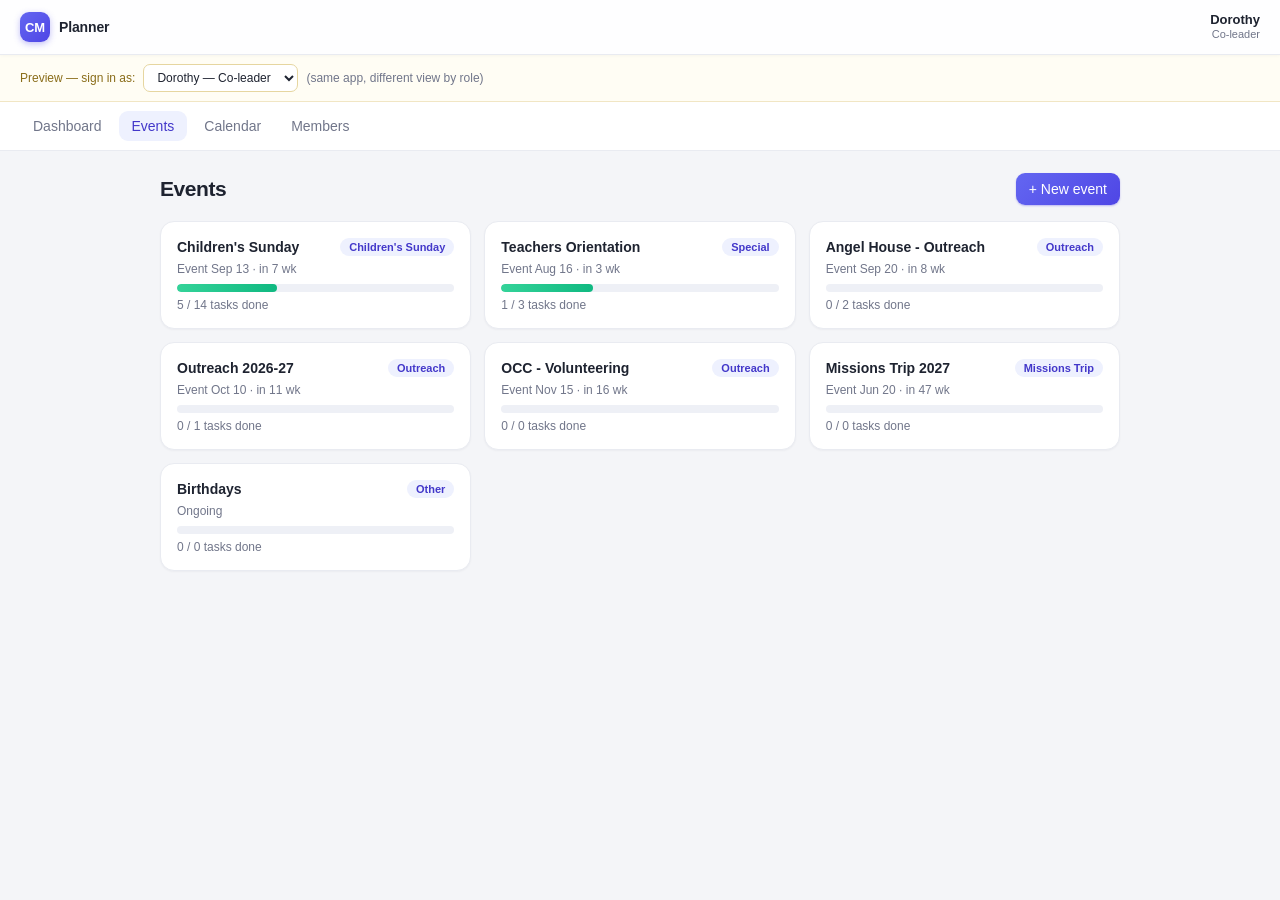
<file: apps-script-planner/preview.html>
<!DOCTYPE html>
<html>
<head>
<base target="_top">
<meta charset="utf-8">
<meta name="viewport" content="width=device-width, initial-scale=1">
<title>CM Planner — preview</title>
<style>
  :root{
    --bg:#f4f5f8; --card:#fff; --line:#e9ebf1; --ink:#1e2330; --muted:#71768a;
    --pri:#4f46e5; --pri2:#6366f1; --pri-ink:#fff; --ok:#10b981; --warn:#f59e0b; --bad:#ef4444;
    --chip:#eef1fe; --chip-ink:#4338ca;
  }
  *{box-sizing:border-box}
  body{margin:0;font-family:-apple-system,BlinkMacSystemFont,'Segoe UI',Roboto,Helvetica,Arial,sans-serif;background:var(--bg);color:var(--ink);font-size:14px;-webkit-font-smoothing:antialiased}
  a{color:var(--pri);text-decoration:none;cursor:pointer}
  a:hover{opacity:.82}
  button{font:inherit;cursor:pointer;border:1px solid var(--line);background:#fff;border-radius:9px;padding:8px 13px;color:var(--ink);font-weight:500;transition:.15s}
  button:hover{background:#f6f7fb;border-color:#d7dae6}
  button.primary{background:linear-gradient(135deg,var(--pri2),var(--pri));color:var(--pri-ink);border:none;box-shadow:0 1px 2px rgba(79,70,229,.35)}
  button.primary:hover{filter:brightness(1.06)}
  button.sm{padding:5px 10px;font-size:13px;border-radius:7px}
  select{font:inherit;padding:9px 10px;border:1px solid var(--line);border-radius:9px;background:#fff;color:var(--ink)}
  .topbar{display:flex;align-items:center;gap:12px;padding:12px 20px;background:rgba(255,255,255,.9);backdrop-filter:blur(8px);border-bottom:1px solid var(--line);box-shadow:0 1px 3px rgba(20,24,40,.03)}
  .brand{font-weight:700;display:flex;align-items:center;gap:9px;letter-spacing:-.01em}
  .brand .dot{width:30px;height:30px;border-radius:9px;background:linear-gradient(135deg,var(--pri2),var(--pri));color:#fff;display:flex;align-items:center;justify-content:center;font-size:13px;font-weight:700;box-shadow:0 2px 6px rgba(79,70,229,.35)}
  .spacer{flex:1}
  .me{text-align:right;line-height:1.25}
  .me .nm{font-weight:600;font-size:13px}
  .me .rl{font-size:11px;color:var(--muted)}
  .rolebar{display:flex;align-items:center;gap:8px;padding:9px 20px;background:#fffdf4;border-bottom:1px solid #f1e6c4;font-size:12px;color:#8a6d1a;flex-wrap:wrap}
  .rolebar select{width:auto;padding:5px 9px;border:1px solid #e6d6a0;border-radius:7px;background:#fff}
  .nav{display:flex;gap:4px;padding:9px 20px;background:#fff;border-bottom:1px solid var(--line);flex-wrap:wrap}
  .nav button{border:none;background:transparent;border-radius:9px;color:var(--muted);font-weight:500;padding:7px 13px}
  .nav button:hover{background:#f4f5f8;color:var(--ink)}
  .nav button.active{background:var(--chip);color:var(--chip-ink)}
  .wrap{max-width:1000px;margin:0 auto;padding:22px 20px}
  .row{display:flex;align-items:center;justify-content:space-between;gap:12px;margin-bottom:16px;flex-wrap:wrap}
  h2{font-size:21px;margin:0;letter-spacing:-.02em;font-weight:700}
  h3{font-size:15px;margin:0 0 8px;letter-spacing:-.01em}
  .grid{display:grid;gap:13px}
  .cards{grid-template-columns:repeat(auto-fill,minmax(250px,1fr))}
  .card{background:var(--card);border:1px solid var(--line);border-radius:14px;padding:16px;box-shadow:0 1px 2px rgba(20,24,40,.04)}
  .card.click{cursor:pointer;transition:transform .12s,box-shadow .12s,border-color .12s}
  .card.click:hover{border-color:#c7cbf7;box-shadow:0 6px 18px rgba(30,35,60,.09);transform:translateY(-2px)}
  .chip{display:inline-block;font-size:11px;padding:3px 9px;border-radius:999px;background:var(--chip);color:var(--chip-ink);font-weight:600}
  .muted{color:var(--muted)}
  .small{font-size:12px}
  table{width:100%;border-collapse:separate;border-spacing:0;background:#fff;border:1px solid var(--line);border-radius:14px;overflow:hidden;box-shadow:0 1px 2px rgba(20,24,40,.04)}
  th,td{text-align:left;padding:11px 14px;border-bottom:1px solid var(--line);font-size:13px;vertical-align:middle}
  th{background:#fafbfd;font-size:11px;text-transform:uppercase;letter-spacing:.05em;color:var(--muted);font-weight:600}
  tbody tr{transition:background .12s}
  tbody tr:hover{background:#fafbff}
  tr:last-child td{border-bottom:none}
  .bar{height:8px;background:#eef0f6;border-radius:999px;overflow:hidden;margin-top:8px}
  .bar>i{display:block;height:100%;background:linear-gradient(90deg,#34d399,var(--ok));border-radius:999px;transition:width .3s}
  .pill{font-size:11px;padding:3px 9px;border-radius:999px;font-weight:600}
  .p-Pending{background:#fef3c7;color:#92400e}
  .p-InProgress{background:#dbeafe;color:#1e40af}
  .p-Completed{background:#d1fae5;color:#065f46}
  .cd-over{color:var(--bad);font-weight:600}
  .cd-soon{color:var(--warn);font-weight:600}
  .kpis{display:grid;grid-template-columns:repeat(auto-fit,minmax(122px,1fr));gap:12px;margin-bottom:18px}
  .kpi{background:#fff;border:1px solid var(--line);border-radius:14px;padding:14px;box-shadow:0 1px 2px rgba(20,24,40,.04)}
  .kpi b{font-size:23px;display:block;letter-spacing:-.02em}
  .empty{text-align:center;color:var(--muted);padding:40px;background:#fff;border:1px dashed var(--line);border-radius:14px}
</style>
</head>
<body>
<div class="topbar">
  <div class="brand"><span class="dot">CM</span> Planner</div>
  <div class="spacer"></div>
  <div class="me"><div class="nm" id="meNm">Dorothy</div><div class="rl" id="meRl">Co-leader</div></div>
</div>
<div class="rolebar">
  <span>Preview — sign in as:</span>
  <select id="who" onchange="setWho(this.value)">
    <option value="dorothy">Dorothy — Co-leader</option>
    <option value="neil">Neil — Teacher</option>
    <option value="shirisha">Shirisha — Board rep</option>
  </select>
  <span class="muted">(same app, different view by role)</span>
</div>
<div class="nav" id="nav"></div>
<div class="wrap" id="view"></div>

<script>
var TODAY=new Date(2026,6,28);
var WHO={
  dorothy:{name:'Dorothy',role:'Co-leader',key:'co_leader'},
  neil:{name:'Neil',role:'Teacher',key:'teacher'},
  shirisha:{name:'Shirisha',role:'Board rep',key:'board_rep'}
};
var me=WHO.dorothy, VIEW='events', OPEN=null;

var epics=[
  {id:'cs',name:"Children's Sunday",type:"Children's Sunday",date:'2026-09-13',status:'Planning'},
  {id:'to',name:'Teachers Orientation',type:'Special',date:'2026-08-16',status:'In Progress'},
  {id:'ah',name:'Angel House - Outreach',type:'Outreach',date:'2026-09-20',status:'Upcoming'},
  {id:'o2',name:'Outreach 2026-27',type:'Outreach',date:'2026-10-10',status:'Planning'},
  {id:'occ',name:'OCC - Volunteering',type:'Outreach',date:'2026-11-15',status:'Upcoming'},
  {id:'mt',name:'Missions Trip 2027',type:'Missions Trip',date:'2027-06-20',status:'Planning'},
  {id:'bd',name:'Birthdays',type:'Other',date:'',status:'Planning'}
];
var tasks=[
  ['cs','Confirm preaching Pastor (Board sign-off)','Dorothy','-12w','Completed'],
  ['cs','Organize teachers meeting','Dorothy','-6w','Completed'],
  ['cs','Message Praise & Worship kids','Dorothy','-6w','Completed'],
  ['cs','Order trophies & certificates','Dorothy','-4w','Completed'],
  ['cs','Create 2026-27 certificates','Dinesh','-4w','Completed'],
  ['cs','Prepare CM year-in-review video','Dinesh','-4w','In Progress'],
  ['cs','Collect ADC pics for video','Dinesh','-4w','In Progress'],
  ['cs','Prepare class pictures (Palm/Easter)','Neil','-3w','In Progress'],
  ['cs','Message parents to verify name spelling','Dorothy','-3w','Pending'],
  ['cs','Request announcements from Board','Dinesh','-3w','Pending'],
  ['cs','Middle school presentation prep','Neil','-2w','Pending'],
  ['cs','Book soundcheck with media','Dinesh','-1w','Pending'],
  ['cs','Brief photographer: one group picture','Dinesh','-1w','Pending'],
  ['cs','Buy gift bags (seniors + baptism)','Dorothy','-1w','Pending'],
  ['to','Confirm venue and date','Dorothy','-4w','Completed'],
  ['to','Prepare teacher handbook','Neil','-2w','In Progress'],
  ['to','Send invites to all teachers','Dorothy','-1w','Pending'],
  ['ah','Confirm volunteer list','Neil','-3w','Pending'],
  ['ah','Arrange transport','Dorothy','-2w','Pending'],
  ['o2','Plan outreach calendar','Dorothy','-6w','In Progress']
].map(function(t,i){return {id:'t'+i,epic:t[0],title:t[1],owner:t[2],offset:t[3],status:t[4]};});

var feedback={cs:['Audio was not great — assign a soundcheck owner','No individual pictures for awards — inform photographer','Freeze all decisions 2 weeks before']};

function parseD(s){if(!s)return null;var m=s.match(/(\d{4})-(\d{2})-(\d{2})/);return m?new Date(+m[1],+m[2]-1,+m[3]):null;}
function dueDate(ev,off){var d=parseD(ev);if(!d)return null;var m=off.match(/([+-]?\d+)([dwm])/);if(m){var n=+m[1];if(m[2]==='d')d.setDate(d.getDate()+n);else if(m[2]==='w')d.setDate(d.getDate()+n*7);else d.setMonth(d.getMonth()+n);}return d;}
function fmt(d){return d?d.toLocaleDateString(undefined,{month:'short',day:'numeric'}):'—';}
function countdown(d){if(!d)return{t:'—',c:''};var days=Math.round((d-TODAY)/86400000);if(days<0)return{t:'overdue '+(-days)+'d',c:'cd-over'};if(days===0)return{t:'today',c:'cd-soon'};if(days<=14)return{t:'in '+days+'d',c:'cd-soon'};return{t:'in '+Math.round(days/7)+' wk',c:''};}
function sc(s){return 'p-'+s.replace(/\s/g,'');}
function esc(s){return String(s).replace(/[&<>]/g,function(c){return{'&':'&amp;','<':'&lt;','>':'&gt;'}[c];});}
function epicTasks(id){return tasks.filter(function(t){return t.epic===id;});}
function prog(id){var ts=epicTasks(id);if(!ts.length)return 0;return Math.round(ts.filter(function(t){return t.status==='Completed';}).length/ts.length*100);}

function setWho(k){me=WHO[k];document.getElementById('meNm').textContent=me.name;document.getElementById('meRl').textContent=me.role;VIEW=(me.key==='teacher')?'mytasks':'events';OPEN=null;render();}

function navItems(){
  if(me.key==='teacher')return [['mytasks','My tasks'],['events','Events'],['calendar','Calendar']];
  if(me.key==='board_rep')return [['events','Events'],['calendar','Calendar']];
  return [['dashboard','Dashboard'],['events','Events'],['calendar','Calendar'],['members','Members']];
}
function render(){
  var nav=document.getElementById('nav');
  nav.innerHTML=navItems().map(function(i){return '<button class="'+(VIEW===i[0]?'active':'')+'" onclick="go(\''+i[0]+'\')">'+i[1]+'</button>';}).join('');
  var v=document.getElementById('view');
  if(OPEN){v.innerHTML=epicDetail(OPEN);return;}
  if(VIEW==='events')v.innerHTML=eventsView();
  else if(VIEW==='mytasks')v.innerHTML=myTasksView();
  else if(VIEW==='dashboard')v.innerHTML=dashboardView();
  else if(VIEW==='calendar')v.innerHTML=calendarView();
  else if(VIEW==='members')v.innerHTML=membersView();
}
function go(v){VIEW=v;OPEN=null;render();}
function open_(id){OPEN=id;render();}
function back(){OPEN=null;render();}

function eventsView(){
  var lead=me.key==='co_leader';
  return '<div class="row"><h2>Events</h2>'+(lead?'<button class="primary">+ New event</button>':'')+'</div>'
    +'<div class="grid cards">'+epics.map(function(e){
      var p=prog(e.id),ts=epicTasks(e.id),done=ts.filter(function(t){return t.status==='Completed';}).length;
      var cd=countdown(parseD(e.date));
      return '<div class="card click" onclick="open_(\''+e.id+'\')">'
        +'<div class="row" style="margin-bottom:6px"><b>'+esc(e.name)+'</b><span class="chip">'+esc(e.type)+'</span></div>'
        +'<div class="small muted">'+(e.date?('Event '+fmt(parseD(e.date))+' · <span class="'+cd.c+'">'+cd.t+'</span>'):'Ongoing')+'</div>'
        +'<div class="bar"><i style="width:'+p+'%"></i></div>'
        +'<div class="small muted" style="margin-top:6px">'+done+' / '+ts.length+' tasks done</div>'
        +'</div>';
    }).join('')+'</div>';
}
function epicDetail(id){
  var e=epics.filter(function(x){return x.id===id;})[0];
  var ts=epicTasks(id),lead=me.key==='co_leader';
  var done=ts.filter(function(t){return t.status==='Completed';}).length;
  var over=ts.filter(function(t){var d=dueDate(e.date,t.offset);return d&&t.status!=='Completed'&&(d-TODAY)<0;}).length;
  var cd=countdown(parseD(e.date));
  var h='<div class="row"><div><a onclick="back()">← Events</a><h2 style="margin-top:6px">'+esc(e.name)+'</h2></div>'+(lead?'<button class="primary">+ Add task</button>':'')+'</div>';
  h+='<div class="small muted" style="margin-bottom:12px">'+(e.date?('Event day '+fmt(parseD(e.date))+' · <span class="'+cd.c+'">'+cd.t+'</span>'):'Ongoing')+'</div>';
  h+='<div class="kpis"><div class="kpi"><b>'+ts.length+'</b><span class="muted small">tasks</span></div>'
    +'<div class="kpi"><b>'+done+'</b><span class="muted small">done</span></div>'
    +'<div class="kpi"><b>'+over+'</b><span class="muted small">overdue</span></div></div>';
  h+='<table><thead><tr><th>Task</th><th>Owner</th><th>Due</th><th>Status</th></tr></thead><tbody>';
  h+=ts.map(function(t){
    var d=dueDate(e.date,t.offset),cd=countdown(d);
    var mine=t.owner===me.name;
    var canEdit=lead||(me.key==='teacher'&&mine);
    return '<tr'+(mine?' style="background:#fafaff"':'')+'><td>'+esc(t.title)+'</td>'
      +'<td><span class="chip">'+esc(t.owner)+'</span></td>'
      +'<td class="small">'+t.offset+' · '+fmt(d)+' <span class="'+cd.c+'">('+cd.t+')</span></td>'
      +'<td><span class="pill '+sc(t.status)+'">'+t.status+'</span>'+(canEdit&&t.status!=='Completed'?' <a class="small" onclick="mark(\''+t.id+'\')">✓ done</a>':'')+'</td></tr>';
  }).join('')+'</tbody></table>';
  var fb=feedback[id]||[];
  if(fb.length){h+='<h3 style="margin-top:22px">Feedback → next year</h3><table><tbody>'
    +fb.map(function(f){return '<tr><td>'+esc(f)+'</td><td class="small" style="width:1%;white-space:nowrap">'+(lead?'<a>→ Make task</a>':'')+'</td></tr>';}).join('')+'</tbody></table>';}
  return h;
}
function mark(tid){var t=tasks.filter(function(x){return x.id===tid;})[0];if(t)t.status='Completed';render();}
function myTasksView(){
  var mine=tasks.filter(function(t){return t.owner===me.name;});
  var h='<div class="row"><h2>My tasks</h2></div><p class="small muted">Everything assigned to you, across every event — sorted by what\'s due next.</p>';
  if(!mine.length)return h+'<div class="empty">Nothing assigned to you yet.</div>';
  mine.sort(function(a,b){var da=dueDate(epicById(a.epic).date,a.offset),db=dueDate(epicById(b.epic).date,b.offset);return (da||0)-(db||0);});
  h+='<table><thead><tr><th>Task</th><th>Event</th><th>Due</th><th>Status</th></tr></thead><tbody>';
  h+=mine.map(function(t){var e=epicById(t.epic),d=dueDate(e.date,t.offset),cd=countdown(d);
    return '<tr><td>'+esc(t.title)+'</td><td class="small muted">'+esc(e.name)+'</td>'
      +'<td class="small">'+fmt(d)+' <span class="'+cd.c+'">('+cd.t+')</span></td>'
      +'<td><span class="pill '+sc(t.status)+'">'+t.status+'</span>'+(t.status!=='Completed'?' <a class="small" onclick="mark(\''+t.id+'\')">✓ done</a>':'')+'</td></tr>';
  }).join('')+'</tbody></table>';
  return h;
}
function epicById(id){return epics.filter(function(e){return e.id===id;})[0];}
function dashboardView(){
  var totalT=tasks.length,done=tasks.filter(function(t){return t.status==='Completed';}).length;
  var over=tasks.filter(function(t){var d=dueDate(epicById(t.epic).date,t.offset);return d&&t.status!=='Completed'&&(d-TODAY)<0;}).length;
  var h='<div class="row"><h2>Dashboard</h2></div>';
  h+='<div class="kpis"><div class="kpi"><b>'+epics.length+'</b><span class="muted small">events</span></div>'
    +'<div class="kpi"><b>'+totalT+'</b><span class="muted small">tasks</span></div>'
    +'<div class="kpi"><b>'+done+'</b><span class="muted small">done</span></div>'
    +'<div class="kpi"><b style="color:var(--bad)">'+over+'</b><span class="muted small">overdue</span></div></div>';
  h+='<h3>Events by progress</h3><div class="grid cards">'+epics.map(function(e){var p=prog(e.id);
    return '<div class="card click" onclick="open_(\''+e.id+'\')"><div class="row" style="margin-bottom:6px"><b>'+esc(e.name)+'</b><span class="small muted">'+p+'%</span></div><div class="bar"><i style="width:'+p+'%"></i></div></div>';
  }).join('')+'</div>';
  return h;
}
function calendarView(){
  var dated=epics.filter(function(e){return e.date;}).sort(function(a,b){return parseD(a.date)-parseD(b.date);});
  var h='<div class="row"><h2>Calendar of events</h2></div><p class="small muted">Visible to everyone — all events by date.</p><table><thead><tr><th>Date</th><th>Event</th><th>Countdown</th></tr></thead><tbody>';
  h+=dated.map(function(e){var cd=countdown(parseD(e.date));return '<tr><td class="small">'+fmt(parseD(e.date))+' '+parseD(e.date).getFullYear()+'</td><td>'+esc(e.name)+'</td><td class="small '+cd.c+'">'+cd.t+'</td></tr>';}).join('')+'</tbody></table>';
  return h;
}
function membersView(){
  var rows=[['Dinesh','dinesh@acfi.cc','Admin','auto'],['Dorothy','dorothy@acfi.cc','Co-leader','auto'],['Shirisha','shirisha@acfi.cc','Board rep','auto'],['Neil','neil.k@gmail.com','Teacher','signin'],['Stella','stella@gmail.com','Co-teacher','signin'],['Nalini','nalini@acfi.cc','Treasurer','auto']];
  var h='<div class="row"><h2>Members</h2><button class="primary">+ Add member</button></div><p class="small muted">@acfi.cc members sign in automatically. Personal-Gmail members use Sign in with Google.</p>';
  h+='<table><thead><tr><th>Name</th><th>Email</th><th>Role</th><th>Sign-in</th></tr></thead><tbody>';
  h+=rows.map(function(r){return '<tr><td>'+r[0]+'</td><td class="small">'+r[1]+'</td><td><span class="chip">'+r[2]+'</span></td><td class="small muted">'+(r[3]==='auto'?'auto (domain)':'Google sign-in')+'</td></tr>';}).join('')+'</tbody></table>';
  return h;
}
render();
</script>
</body>
</html>
</file>
